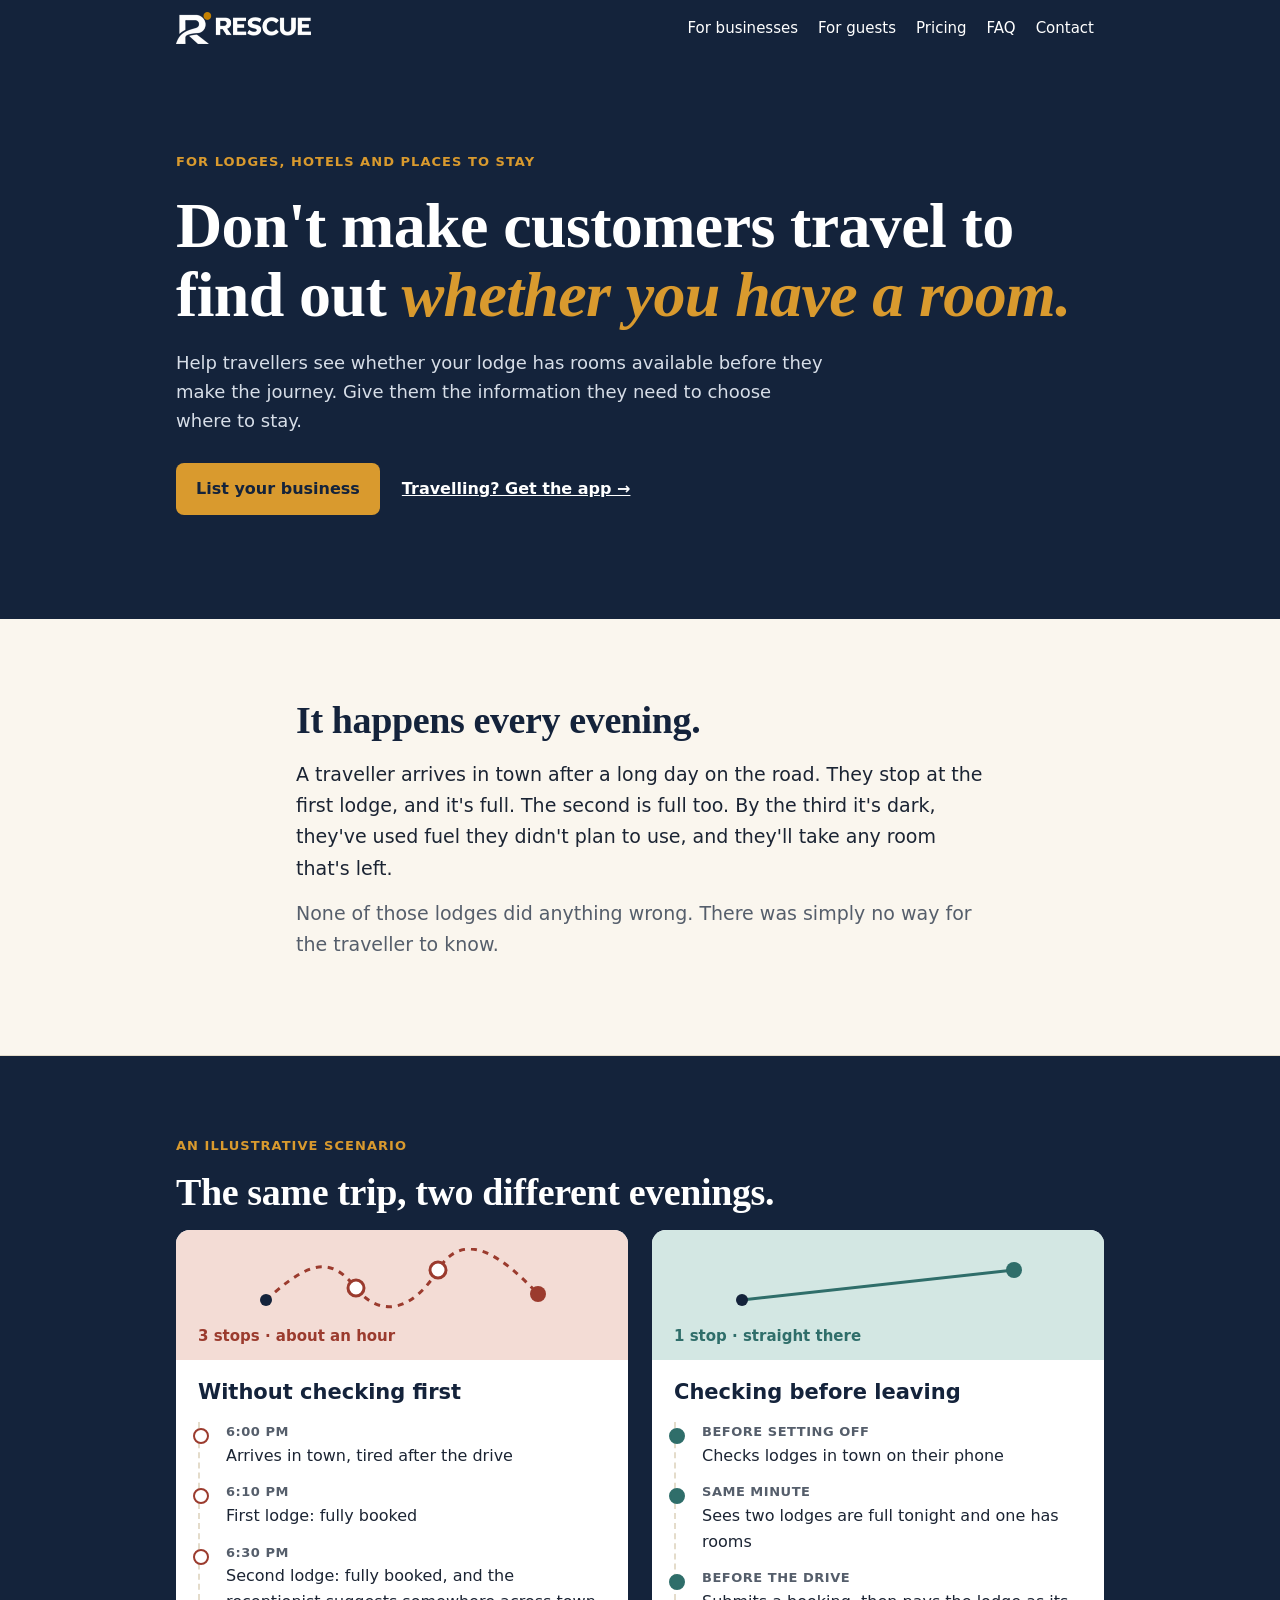
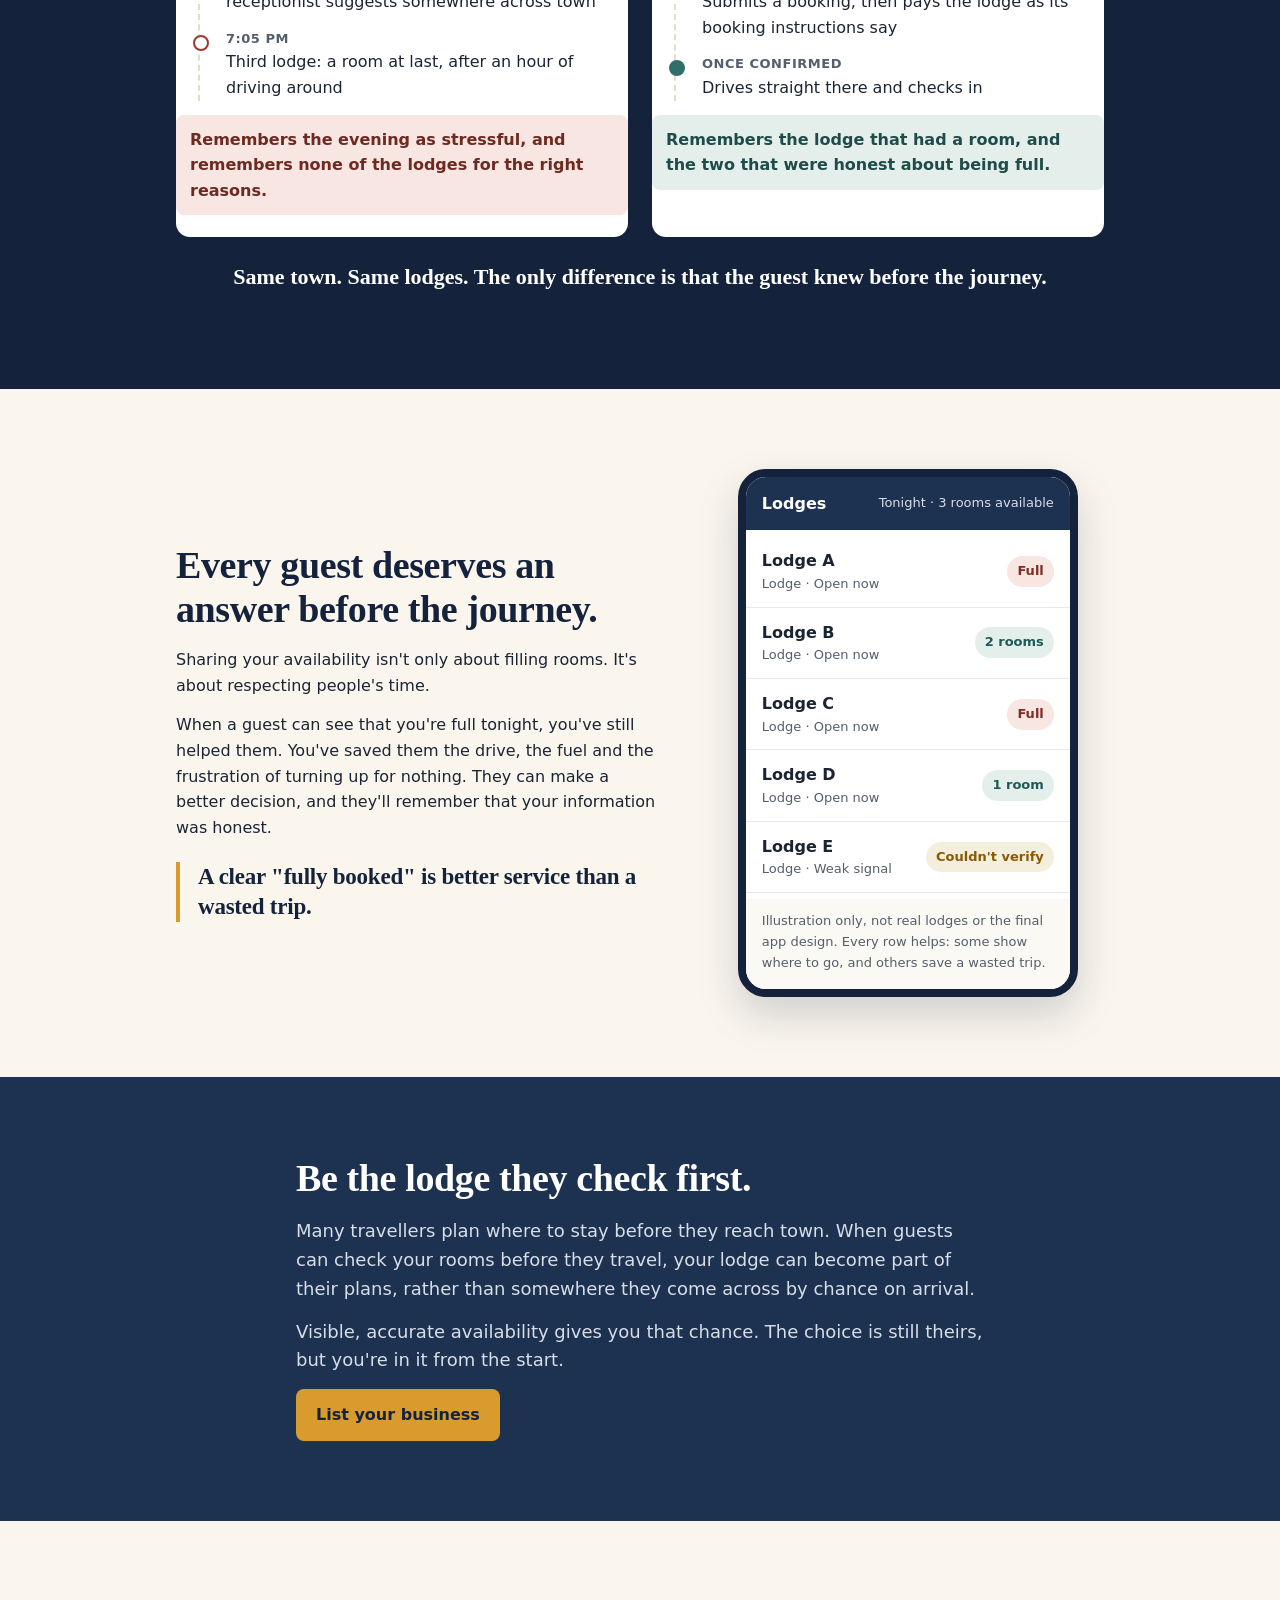
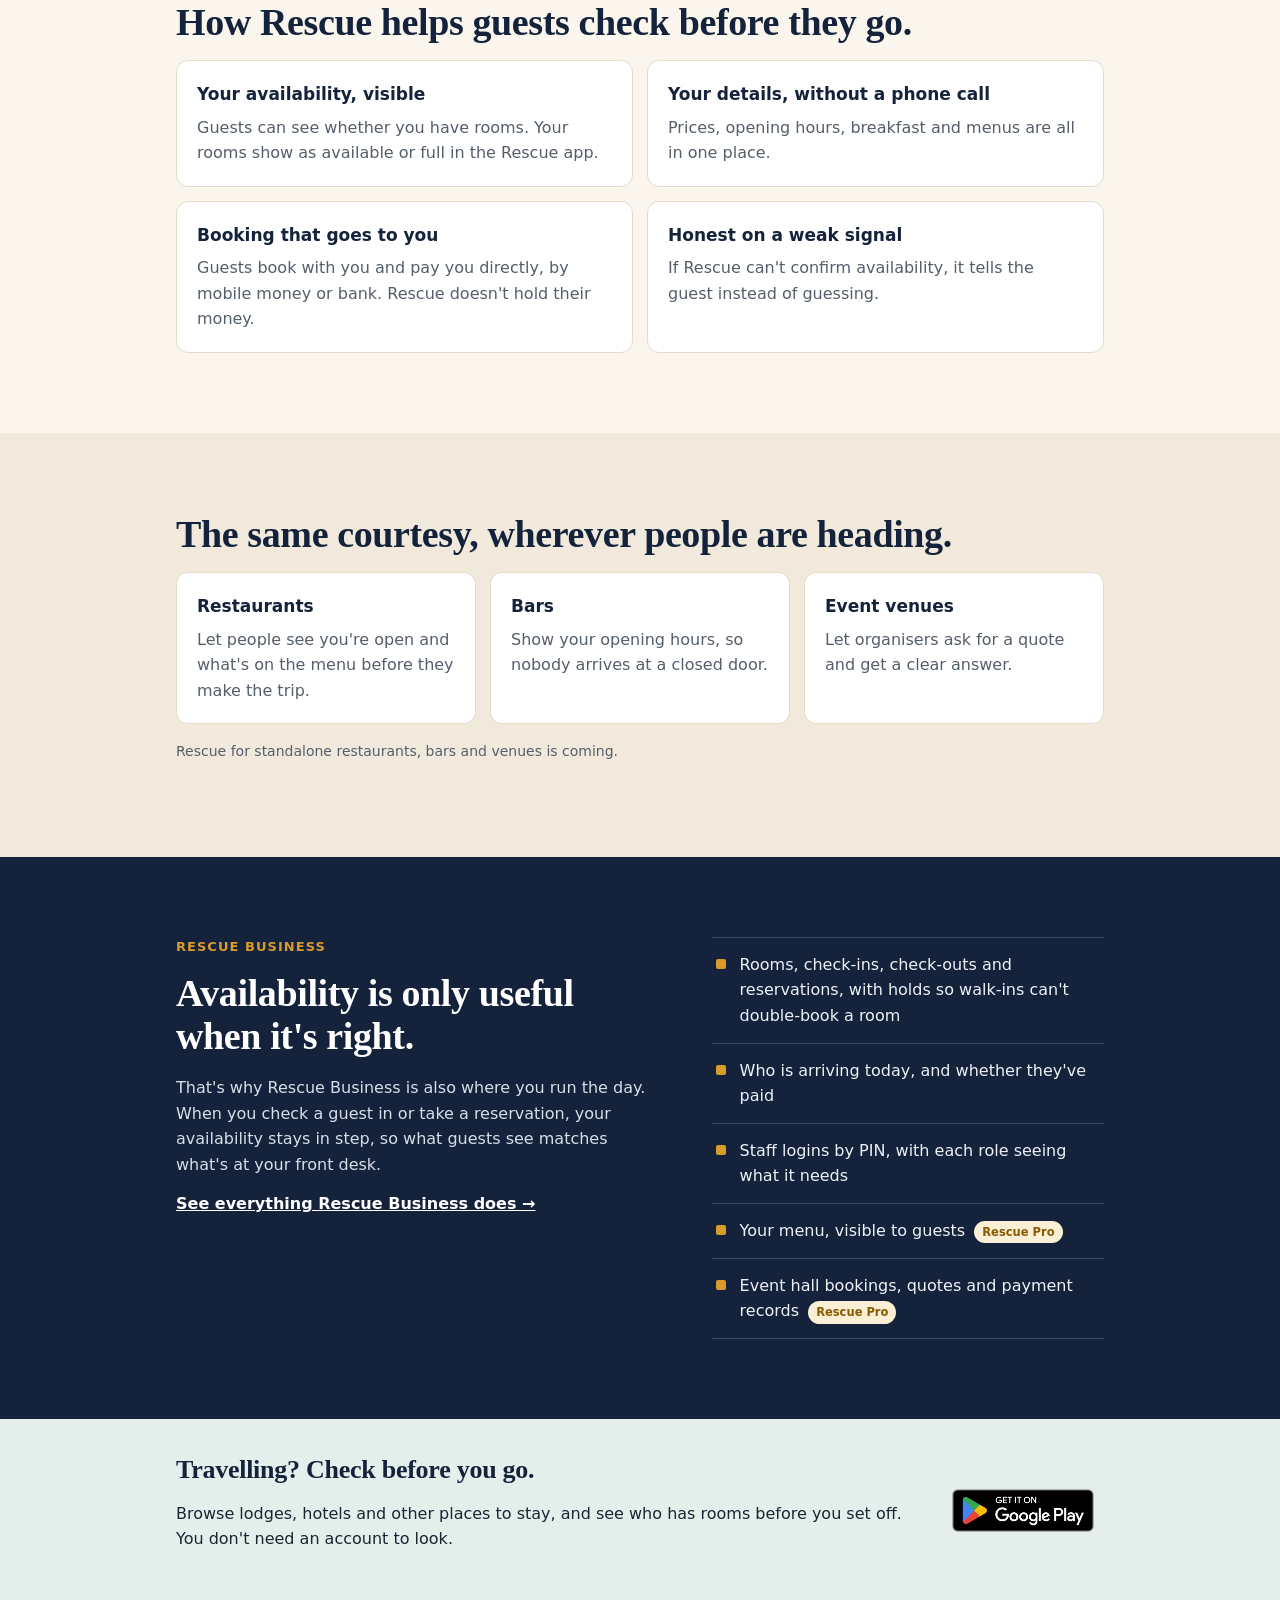
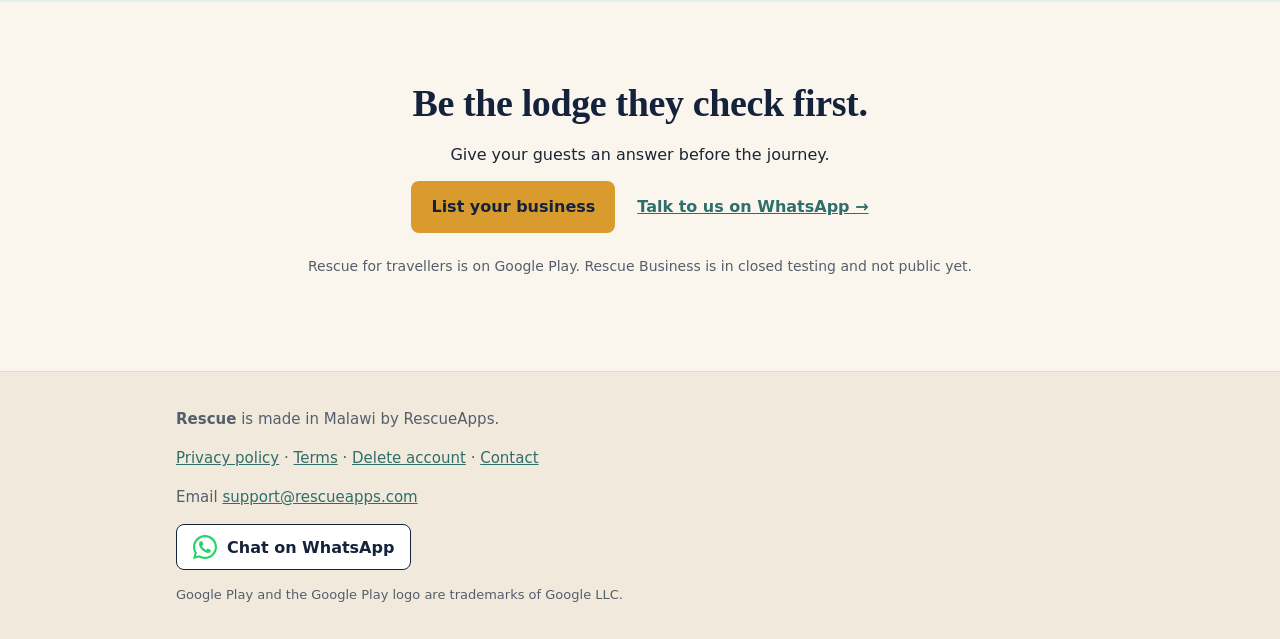
<file: index.html>
<!doctype html>
<html lang="en">
<head>
<meta charset="utf-8">
<meta name="viewport" content="width=device-width, initial-scale=1">
<title>Rescue – Every guest deserves an answer before the journey</title>
<meta name="description" content="Rescue helps lodges, hotels and places to stay show their availability before guests travel. Be the lodge they check first.">
<link rel="canonical" href="https://rescueapps.com/">
<meta name="theme-color" content="#14233B">
<meta property="og:type" content="website">
<meta property="og:site_name" content="Rescue">
<meta property="og:title" content="Rescue – Every guest deserves an answer before the journey">
<meta property="og:description" content="Rescue helps lodges, hotels and places to stay show their availability before guests travel. Be the lodge they check first.">
<meta property="og:url" content="https://rescueapps.com/">
<meta property="og:image" content="https://rescueapps.com/assets/og.png">
<link rel="icon" href="/assets/favicon.png" type="image/png" sizes="64x64">
<link rel="apple-touch-icon" href="/assets/apple-touch-icon.png">
<link rel="stylesheet" href="/assets/site.css">
<link rel="stylesheet" href="/assets/home.css">
<script type="application/ld+json">{"@context":"https://schema.org","@type":"Organization","name":"RescueApps","url":"https://rescueapps.com","email":"support@rescueapps.com","logo":"https://rescueapps.com/assets/logo.png","areaServed":["MW","ZM","ZW","MZ","TZ","UG","RW","BW"],"contactPoint":{"@type":"ContactPoint","contactType":"customer support","email":"support@rescueapps.com","telephone":"+265995197544","areaServed":["MW","ZM","ZW","MZ","TZ","UG","RW","BW"]}}</script><script type="application/ld+json">{"@context":"https://schema.org","@type":"SoftwareApplication","name":"Rescue","operatingSystem":"Android","applicationCategory":"TravelApplication","description":"Find places to stay, see live room availability and book before you travel.","offers":{"@type":"Offer","price":"0","priceCurrency":"MWK"},"publisher":{"@type":"Organization","name":"RescueApps"}}</script><script type="application/ld+json">{"@context":"https://schema.org","@type":"SoftwareApplication","name":"Rescue Business","operatingSystem":"Android","applicationCategory":"BusinessApplication","description":"Run rooms, reservations and front desk for lodges, hotels and other places to stay. Pro adds menus and event halls.","offers":[{"@type":"Offer","name":"Rescue Standard (Malawi)","price":"80000","priceCurrency":"MWK"},{"@type":"Offer","name":"Rescue Pro (Malawi)","price":"160000","priceCurrency":"MWK"},{"@type":"Offer","name":"Rescue Standard (outside Malawi)","price":"35","priceCurrency":"USD"},{"@type":"Offer","name":"Rescue Pro (outside Malawi)","price":"60","priceCurrency":"USD"}],"publisher":{"@type":"Organization","name":"RescueApps"}}</script>
</head>
<body>
<a class="skip" href="#main">Skip to content</a>
<header class="top"><div class="wrap bar">
<a class="brand" href="/"><img src="/assets/logo-header.webp" width="135" height="32" alt="Rescue – Know before you go"></a>
<nav class="dnav" aria-label="Main"><a href="/businesses/">For businesses</a><a href="/guests/">For guests</a><a href="/pricing/">Pricing</a><a href="/faq/">FAQ</a><a href="/contact/">Contact</a></nav><details class="menu"><summary>Menu</summary><nav aria-label="Main menu"><a href="/businesses/">For businesses</a><a href="/guests/">For guests</a><a href="/pricing/">Pricing</a><a href="/faq/">FAQ</a><a href="/contact/">Contact</a></nav></details>
</div></header>
<main id="main">
<section class="x-hero"><div class="wrap">
<p class="x-eyebrow">For lodges, hotels and places to stay</p>
<h1>Don't make customers travel to find out <em>whether you have a room.</em></h1>
<p class="x-lead">Help travellers see whether your lodge has rooms available before they make the journey. Give them the information they need to choose where to stay.</p>
<div class="x-ctas"><a class="xb" href="https://wa.me/265995197544?text=Hi%20Rescue%2C%20I%27d%20like%20to%20list%20my%20business.">List your business</a><a class="xl light" href="#travellers">Travelling? Get the app →</a></div>
</div></section>

<section class="x-scene"><div class="wrap narrow">
<h2>It happens every evening.</h2>
<p>A traveller arrives in town after a long day on the road. They stop at the first lodge, and it's full. The second is full too. By the third it's dark, they've used fuel they didn't plan to use, and they'll take any room that's left.</p>
<p class="x-soft">None of those lodges did anything wrong. There was simply no way for the traveller to know.</p>
</div></section>

<section class="x-compare"><div class="wrap">
<p class="x-label">An illustrative scenario</p>
<h2>The same trip, two different evenings.</h2>
<div class="x-cols">
<div class="x-col bad"><div class="x-route" aria-hidden="true"><svg viewBox="0 0 300 70"><path d="M14 52 C60 10 80 10 104 40 S160 64 186 22 S250 8 286 46" fill="none" stroke="currentColor" stroke-width="3" stroke-dasharray="6 6"/><circle cx="104" cy="40" r="8" class="pf"/><circle cx="186" cy="22" r="8" class="pf"/><circle cx="286" cy="46" r="8" class="po"/><circle cx="14" cy="52" r="6" class="ps"/></svg><span>3 stops · about an hour</span></div><h3>Without checking first</h3><ol>
<li><b>6:00 pm</b>Arrives in town, tired after the drive</li>
<li><b>6:10 pm</b>First lodge: fully booked</li>
<li><b>6:30 pm</b>Second lodge: fully booked, and the receptionist suggests somewhere across town</li>
<li><b>7:05 pm</b>Third lodge: a room at last, after an hour of driving around</li></ol>
<p class="x-out">Remembers the evening as stressful, and remembers none of the lodges for the right reasons.</p></div>
<div class="x-col good"><div class="x-route" aria-hidden="true"><svg viewBox="0 0 300 70"><path d="M14 52 L286 22" fill="none" stroke="currentColor" stroke-width="3"/><circle cx="286" cy="22" r="8" class="po"/><circle cx="14" cy="52" r="6" class="ps"/></svg><span>1 stop · straight there</span></div><h3>Checking before leaving</h3><ol>
<li><b>Before setting off</b>Checks lodges in town on their phone</li>
<li><b>Same minute</b>Sees two lodges are full tonight and one has rooms</li>
<li><b>Before the drive</b>Submits a booking, then pays the lodge as its booking instructions say</li>
<li><b>Once confirmed</b>Drives straight there and checks in</li></ol>
<p class="x-out">Remembers the lodge that had a room, and the two that were honest about being full.</p></div>
</div>
<p class="x-close">Same town. Same lodges. The only difference is that the guest knew before the journey.</p>
</div></section>

<section class="x-belief"><div class="wrap x-split">
<div>
<h2>Every guest deserves an answer before the journey.</h2>
<p>Sharing your availability isn't only about filling rooms. It's about respecting people's time.</p>
<p>When a guest can see that you're full tonight, you've still helped them. You've saved them the drive, the fuel and the frustration of turning up for nothing. They can make a better decision, and they'll remember that your information was honest.</p>
<blockquote>A clear "fully booked" is better service than a wasted trip.</blockquote>
</div>
<figure class="x-phone" aria-label="Illustration of a lodge availability list in the Rescue app">
<div class="ph-bar"><span>Lodges</span><span class="ph-date">Tonight · 3 rooms available</span></div>
<ul>
<li><div><b>Lodge A</b><small>Lodge · Open now</small></div><span class="chip full">Full</span></li>
<li><div><b>Lodge B</b><small>Lodge · Open now</small></div><span class="chip ok">2 rooms</span></li>
<li><div><b>Lodge C</b><small>Lodge · Open now</small></div><span class="chip full">Full</span></li>
<li><div><b>Lodge D</b><small>Lodge · Open now</small></div><span class="chip ok">1 room</span></li>
<li><div><b>Lodge E</b><small>Lodge · Weak signal</small></div><span class="chip chk">Couldn't verify</span></li>
</ul>
<figcaption>Illustration only, not real lodges or the final app design. Every row helps: some show where to go, and others save a wasted trip.</figcaption>
</figure>
</div></section>

<section class="x-opp"><div class="wrap narrow">
<h2>Be the lodge they check first.</h2>
<p>Many travellers plan where to stay before they reach town. When guests can check your rooms before they travel, your lodge can become part of their plans, rather than somewhere they come across by chance on arrival.</p>
<p>Visible, accurate availability gives you that chance. The choice is still theirs, but you're in it from the start.</p>
<a class="xb" href="https://wa.me/265995197544?text=Hi%20Rescue%2C%20I%27d%20like%20to%20list%20my%20business.">List your business</a>
</div></section>

<section class="x-how"><div class="wrap">
<h2>How Rescue helps guests check before they go.</h2>
<div class="x-grid">
<div><h3>Your availability, visible</h3><p>Guests can see whether you have rooms. Your rooms show as available or full in the Rescue app.</p></div>
<div><h3>Your details, without a phone call</h3><p>Prices, opening hours, breakfast and menus are all in one place.</p></div>
<div><h3>Booking that goes to you</h3><p>Guests book with you and pay you directly, by mobile money or bank. Rescue doesn't hold their money.</p></div>
<div><h3>Honest on a weak signal</h3><p>If Rescue can't confirm availability, it tells the guest instead of guessing.</p></div>
</div></div></section>

<section class="x-beyond"><div class="wrap">
<h2>The same courtesy, wherever people are heading.</h2>
<div class="x-grid three">
<div><h3>Restaurants</h3><p>Let people see you're open and what's on the menu before they make the trip.</p></div>
<div><h3>Bars</h3><p>Show your opening hours, so nobody arrives at a closed door.</p></div>
<div><h3>Event venues</h3><p>Let organisers ask for a quote and get a clear answer.</p></div>
</div>
<p class="x-note">Rescue for standalone restaurants, bars and venues is coming.</p>
</div></section>

<section class="x-biz"><div class="wrap x-split">
<div>
<p class="x-label light">Rescue Business</p>
<h2>Availability is only useful when it's right.</h2>
<p>That's why Rescue Business is also where you run the day. When you check a guest in or take a reservation, your availability stays in step, so what guests see matches what's at your front desk.</p>
<a class="xl light" href="/businesses/">See everything Rescue Business does →</a>
</div>
<ul class="x-list">
<li>Rooms, check-ins, check-outs and reservations, with holds so walk-ins can't double-book a room</li>
<li>Who is arriving today, and whether they've paid</li>
<li>Staff logins by PIN, with each role seeing what it needs</li>
<li>Your menu, visible to guests <span class="pro-tag">Rescue Pro</span></li>
<li>Event hall bookings, quotes and payment records <span class="pro-tag">Rescue Pro</span></li>
</ul>
</div></section>

<section class="x-trav" id="travellers"><div class="wrap x-row">
<div><h2>Travelling? Check before you go.</h2>
<p>Browse lodges, hotels and other places to stay, and see who has rooms before you set off. You don't need an account to look.</p></div>
<a class="gp" href="https://play.google.com/store/apps/details?id=com.rescue.app"><img src="/assets/google-play-badge.png" width="162" height="63" alt="Get it on Google Play"></a>
</div></section>

<section class="x-end"><div class="wrap narrow">
<h2>Be the lodge they check first.</h2>
<p>Give your guests an answer before the journey.</p>
<div class="x-ctas"><a class="xb" href="https://wa.me/265995197544?text=Hi%20Rescue%2C%20I%27d%20like%20to%20list%20my%20business.">List your business</a><a class="xl light" href="https://wa.me/265995197544">Talk to us on WhatsApp →</a></div>
<p class="x-status">Rescue for travellers is on Google Play. Rescue Business is in closed testing and not public yet.</p>
</div></section>
</main>
<footer class="foot"><div class="wrap">
<p><strong>Rescue</strong> is made in Malawi by RescueApps.</p>
<p><a href="/privacy-policy">Privacy policy</a> · <a href="/terms/">Terms</a> · <a href="/delete-account">Delete account</a> · <a href="/contact/">Contact</a></p>
<p>Email <a href="mailto:support@rescueapps.com">support@rescueapps.com</a></p>
<p><a class="wa" href="https://wa.me/265995197544" rel="noopener"><img src="/assets/whatsapp-glyph.svg" alt="" width="24" height="24"><span>Chat on WhatsApp</span></a></p>
<p class="foot-legal">Google Play and the Google Play logo are trademarks of Google LLC.</p>
</div></footer>
</body>
</html>
</file>
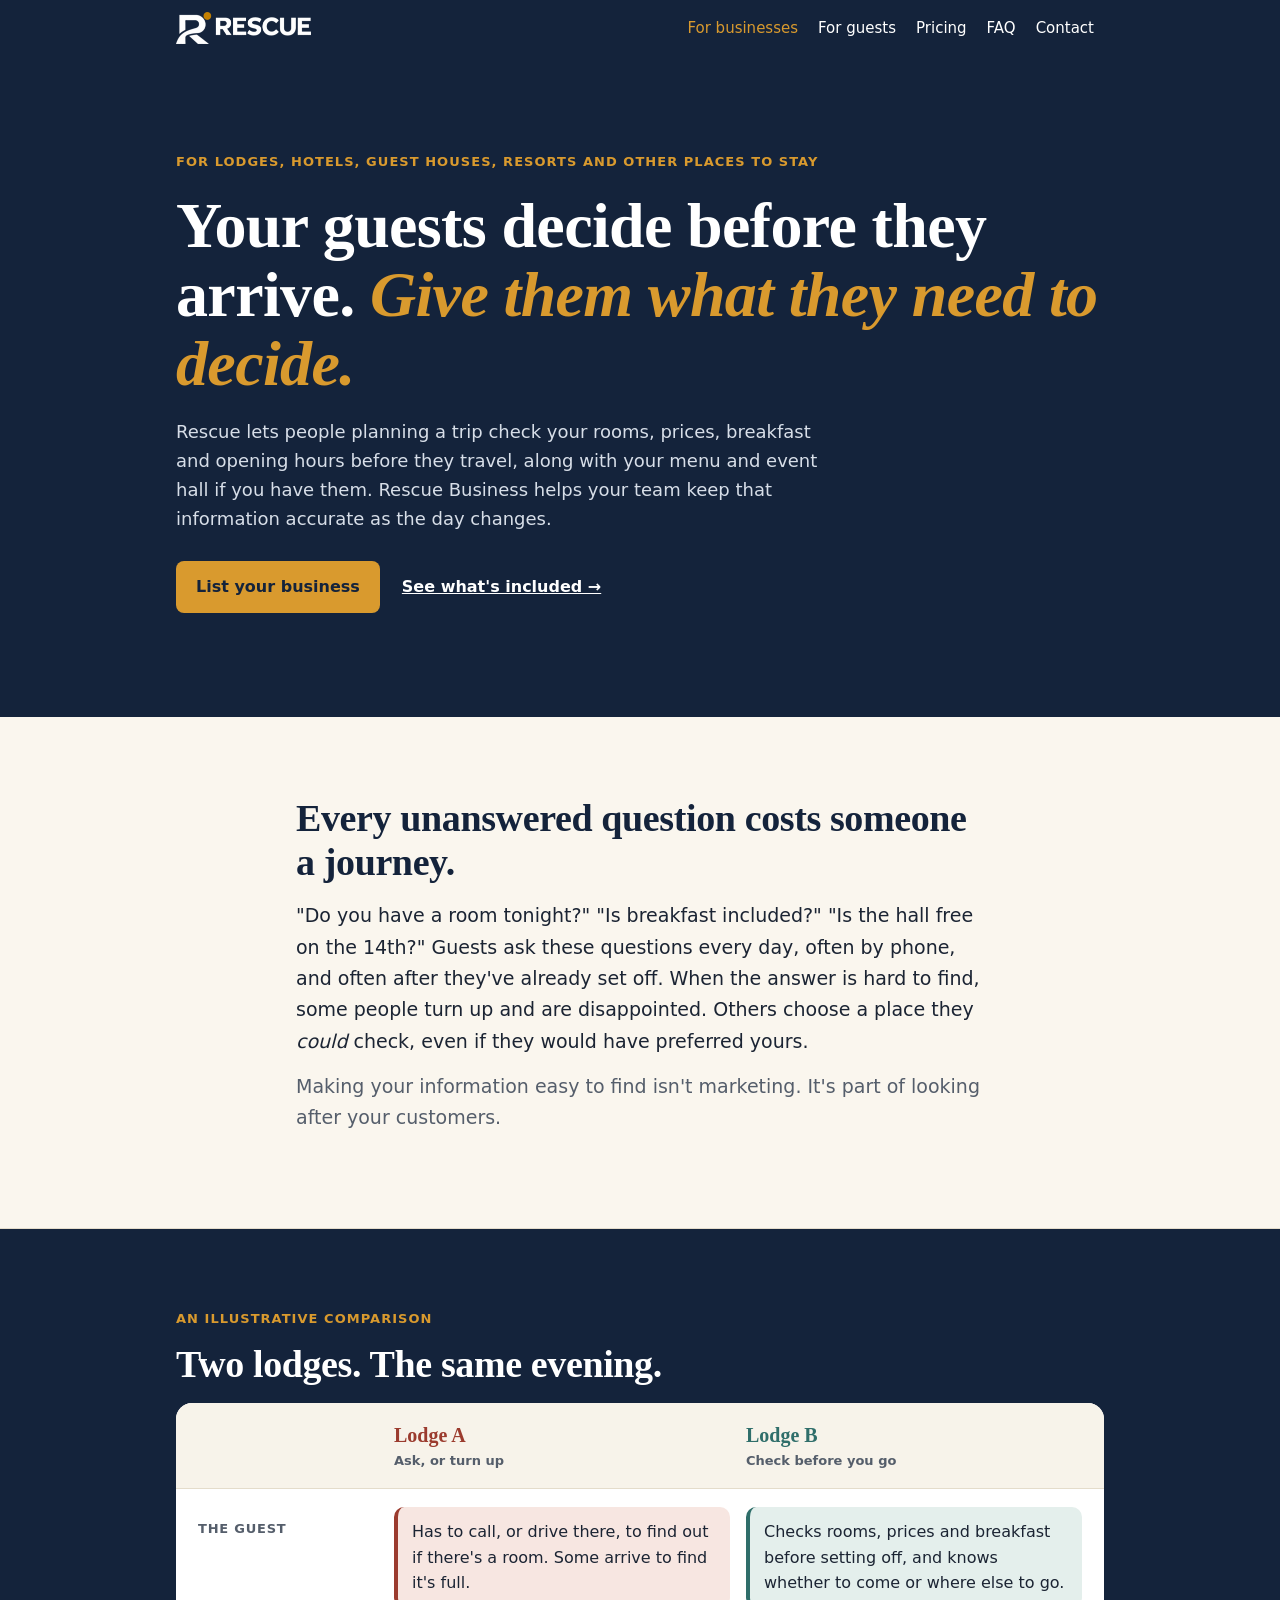
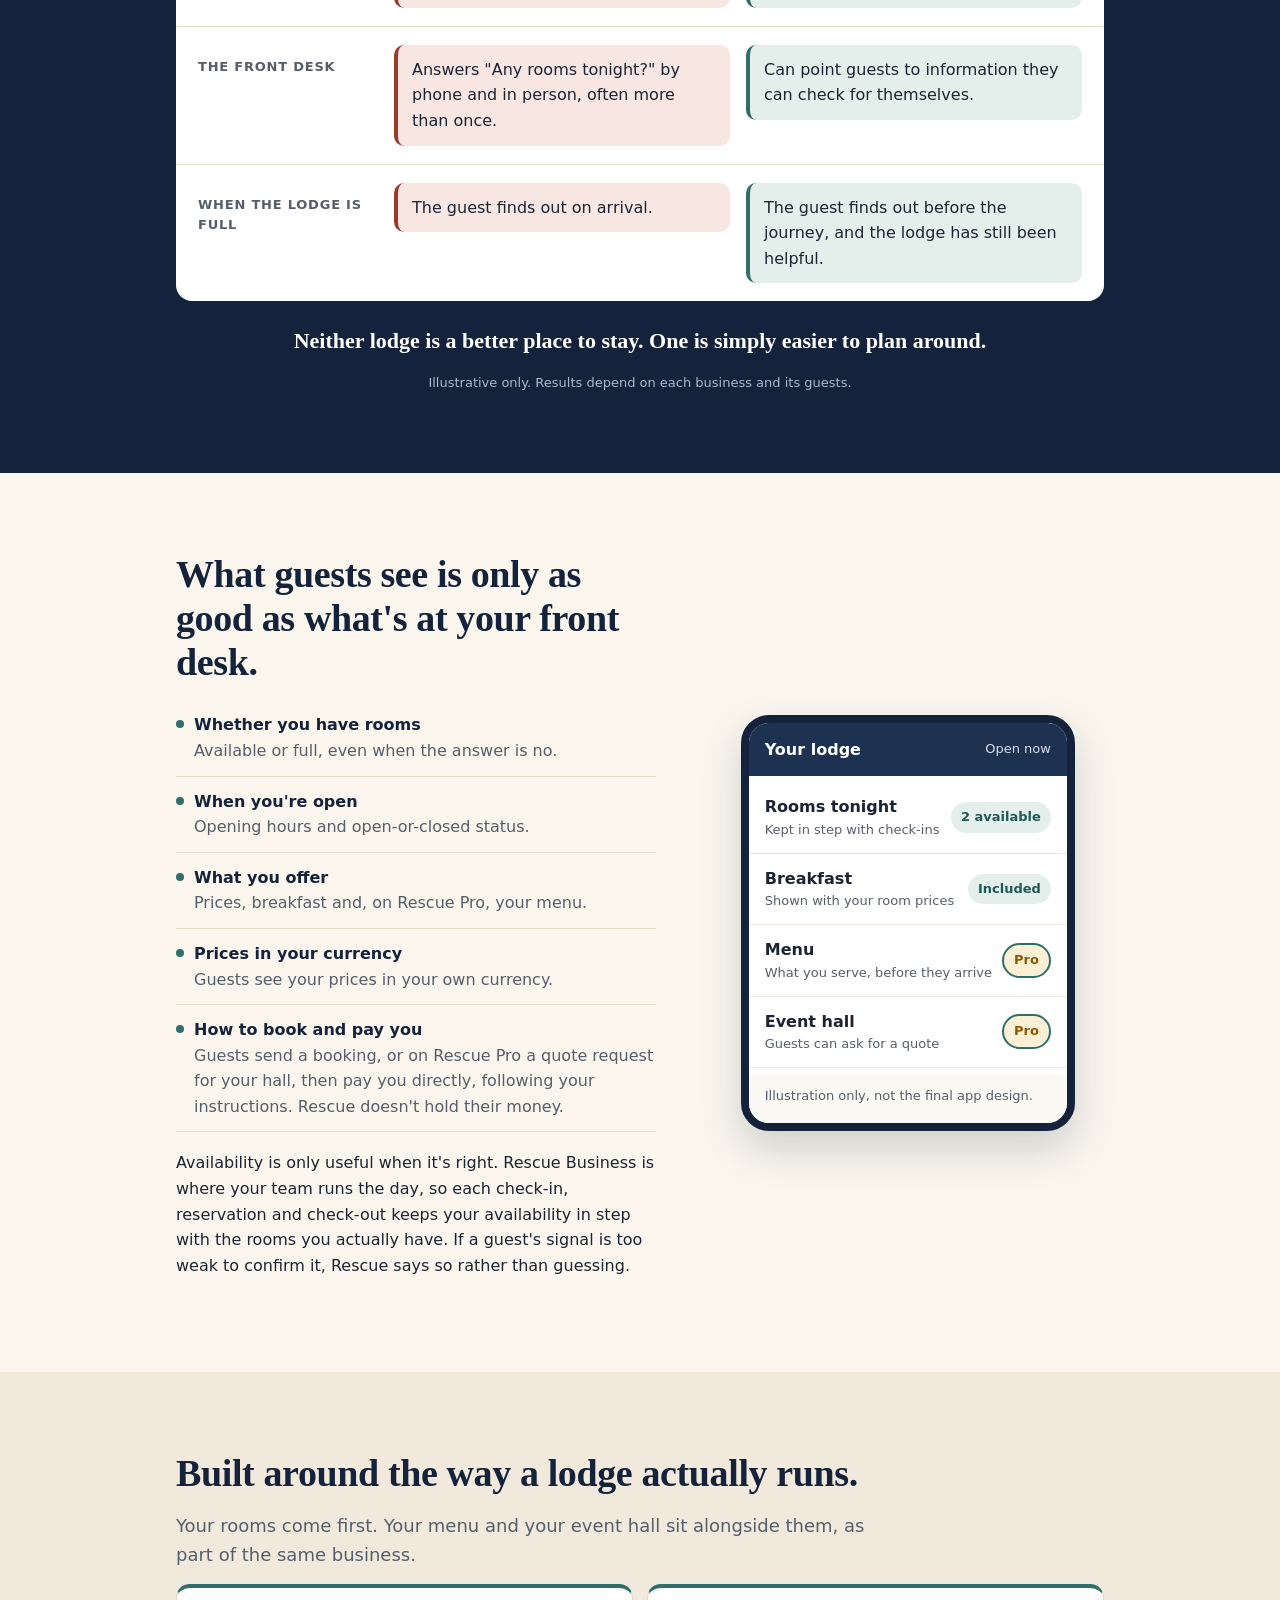
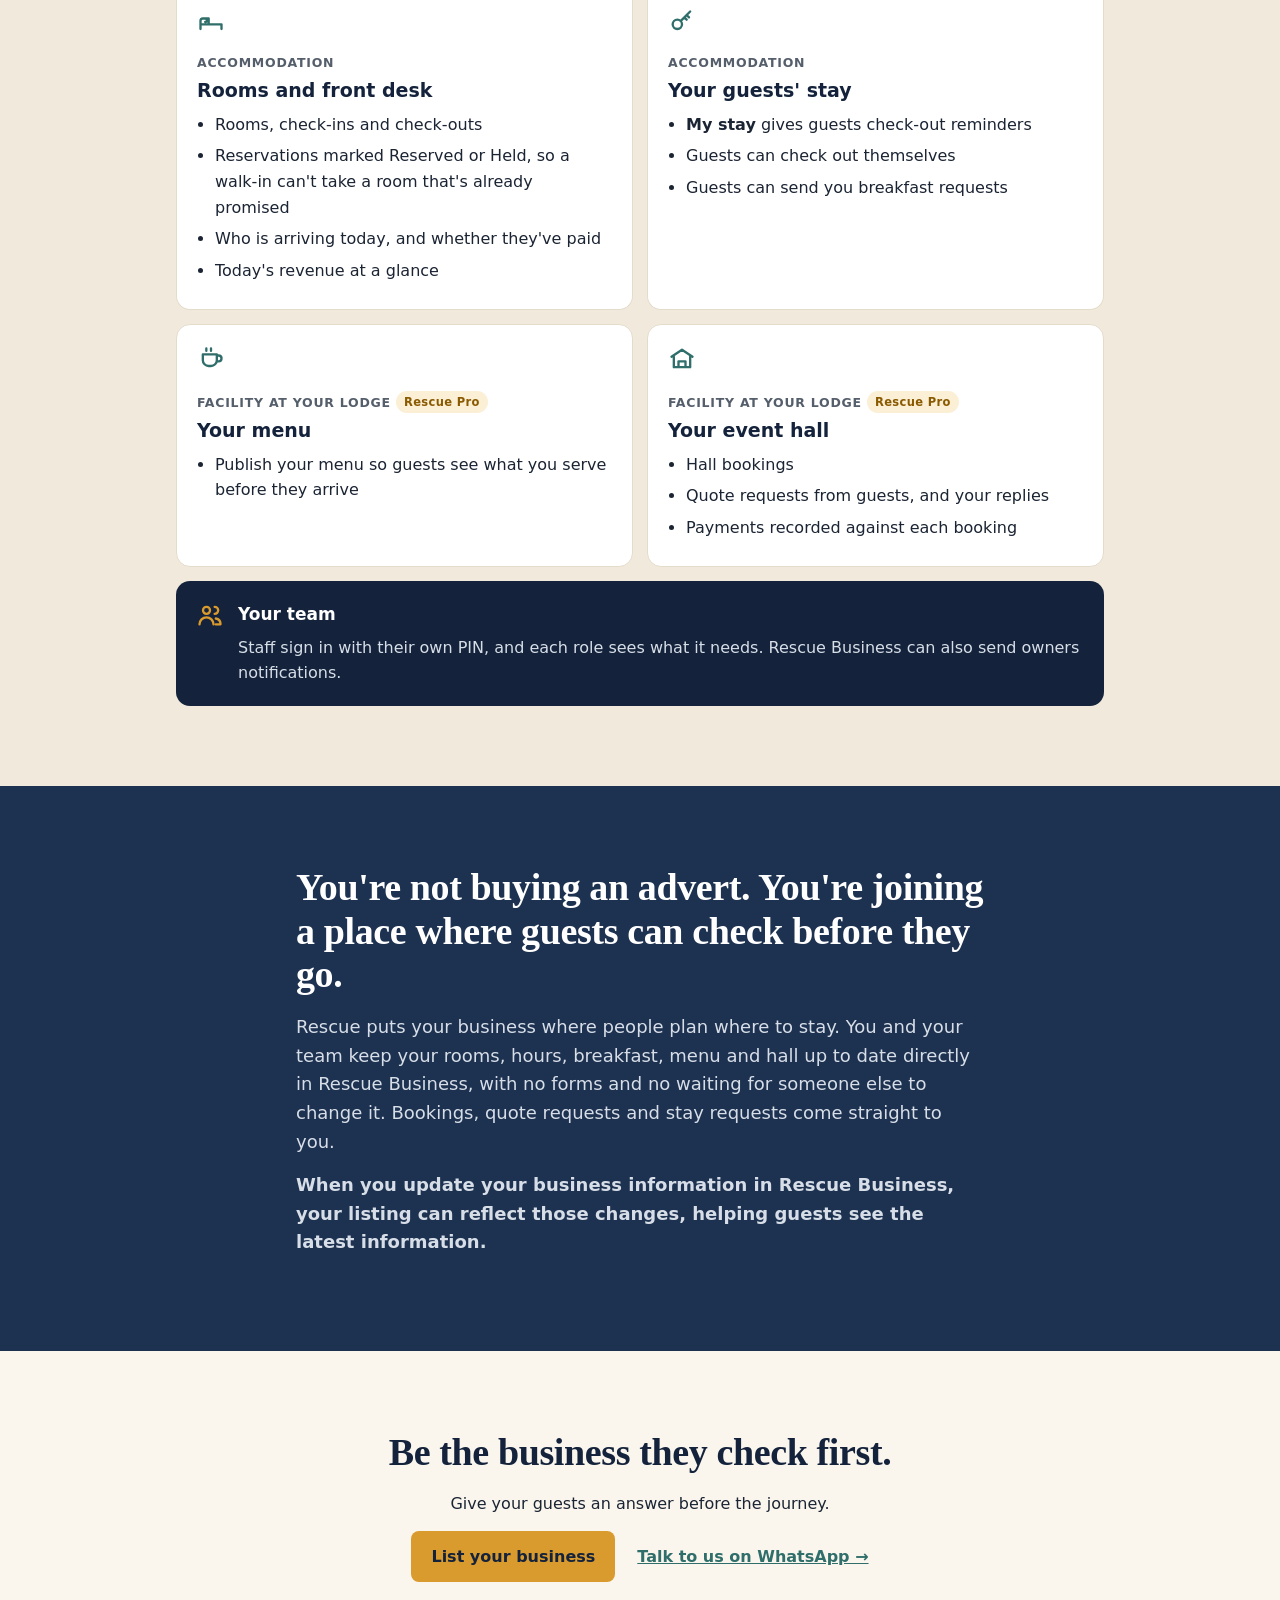
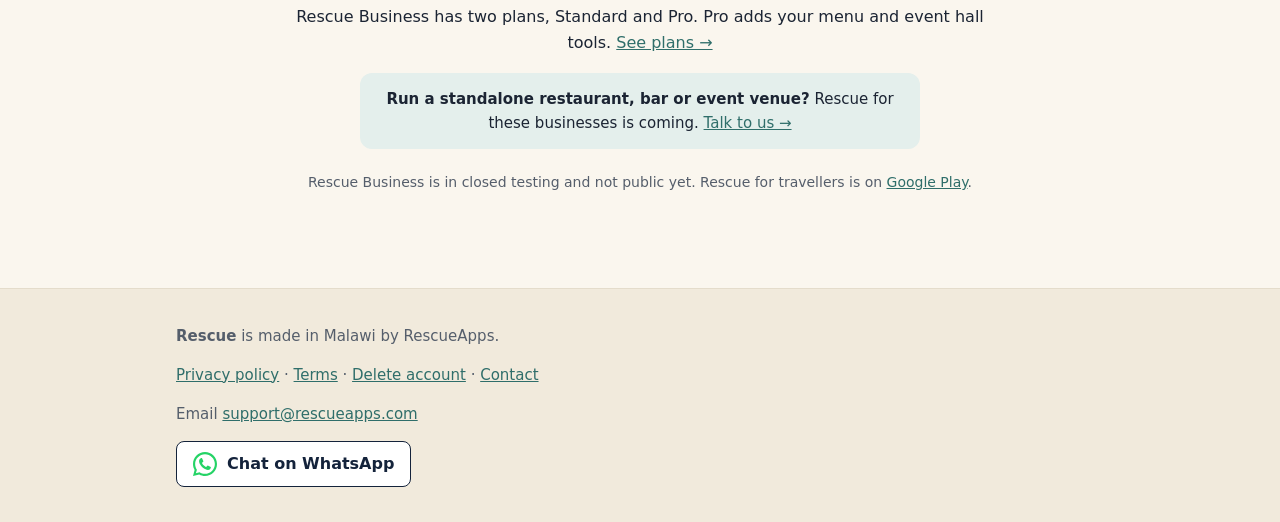
<file: businesses/index.html>
<!doctype html>
<html lang="en">
<head>
<meta charset="utf-8">
<meta name="viewport" content="width=device-width, initial-scale=1">
<title>Rescue Business – For lodges, hotels and places to stay</title>
<meta name="description" content="Let guests check your rooms, prices and breakfast before they travel, and keep it accurate with Rescue Business. For lodges, hotels, guest houses and other places to stay in Southern and East Africa.">
<link rel="canonical" href="https://rescueapps.com/businesses/">
<meta name="theme-color" content="#14233B">
<meta property="og:type" content="website">
<meta property="og:site_name" content="Rescue">
<meta property="og:title" content="Rescue Business – For lodges, hotels and places to stay">
<meta property="og:description" content="Let guests check your rooms, prices and breakfast before they travel, and keep it accurate with Rescue Business. For lodges, hotels, guest houses and other places to stay in Southern and East Africa.">
<meta property="og:url" content="https://rescueapps.com/businesses/">
<meta property="og:image" content="https://rescueapps.com/assets/og.png">
<link rel="icon" href="/assets/favicon.png" type="image/png" sizes="64x64">
<link rel="apple-touch-icon" href="/assets/apple-touch-icon.png">
<link rel="stylesheet" href="/assets/site.css">
<link rel="stylesheet" href="/assets/home.css">
<link rel="stylesheet" href="/assets/biz.css">
<link rel="stylesheet" href="/assets/pages.css">
<script type="application/ld+json">{"@context":"https://schema.org","@type":"SoftwareApplication","name":"Rescue Business","operatingSystem":"Android","applicationCategory":"BusinessApplication","description":"Run rooms, reservations and front desk for lodges, hotels and other places to stay. Pro adds menus and event halls.","offers":[{"@type":"Offer","name":"Rescue Standard (Malawi)","price":"80000","priceCurrency":"MWK"},{"@type":"Offer","name":"Rescue Pro (Malawi)","price":"160000","priceCurrency":"MWK"},{"@type":"Offer","name":"Rescue Standard (outside Malawi)","price":"35","priceCurrency":"USD"},{"@type":"Offer","name":"Rescue Pro (outside Malawi)","price":"60","priceCurrency":"USD"}],"publisher":{"@type":"Organization","name":"RescueApps"}}</script>
</head>
<body>
<a class="skip" href="#main">Skip to content</a>
<header class="top"><div class="wrap bar">
<a class="brand" href="/"><img src="/assets/logo-header.webp" width="135" height="32" alt="Rescue – Know before you go"></a>
<nav class="dnav" aria-label="Main"><a href="/businesses/" aria-current="page">For businesses</a><a href="/guests/">For guests</a><a href="/pricing/">Pricing</a><a href="/faq/">FAQ</a><a href="/contact/">Contact</a></nav><details class="menu"><summary>Menu</summary><nav aria-label="Main menu"><a href="/businesses/" aria-current="page">For businesses</a><a href="/guests/">For guests</a><a href="/pricing/">Pricing</a><a href="/faq/">FAQ</a><a href="/contact/">Contact</a></nav></details>
</div></header>
<main id="main">
<section class="x-hero"><div class="wrap">
<p class="x-eyebrow">For lodges, hotels, guest houses, resorts and other places to stay</p>
<h1>Your guests decide before they arrive. <em>Give them what they need to decide.</em></h1>
<p class="x-lead">Rescue lets people planning a trip check your rooms, prices, breakfast and opening hours before they travel, along with your menu and event hall if you have them. Rescue Business helps your team keep that information accurate as the day changes.</p>
<div class="x-ctas"><a class="xb" href="https://wa.me/265995197544?text=Hi%20Rescue%2C%20I%27d%20like%20to%20list%20my%20business.">List your business</a><a class="xl light" href="#run">See what's included →</a></div>
</div></section>

<section class="x-scene"><div class="wrap narrow">
<h2>Every unanswered question costs someone a journey.</h2>
<p>"Do you have a room tonight?" "Is breakfast included?" "Is the hall free on the 14th?" Guests ask these questions every day, often by phone, and often after they've already set off. When the answer is hard to find, some people turn up and are disappointed. Others choose a place they <em>could</em> check, even if they would have preferred yours.</p>
<p class="x-soft">Making your information easy to find isn't marketing. It's part of looking after your customers.</p>
</div></section>

<section class="x-compare b-two"><div class="wrap">
<p class="x-label">An illustrative comparison</p>
<h2>Two lodges. The same evening.</h2>
<div class="b-grid" role="table" aria-label="Comparison of two lodges">
<div class="b-head" role="row"><span role="columnheader"></span><span role="columnheader" class="bad-h">Lodge A<small>Ask, or turn up</small></span><span role="columnheader" class="good-h">Lodge B<small>Check before you go</small></span></div>
<div class="b-row" role="row"><b role="rowheader">The guest</b><p role="cell" class="bad-c">Has to call, or drive there, to find out if there's a room. Some arrive to find it's full.</p><p role="cell" class="good-c">Checks rooms, prices and breakfast before setting off, and knows whether to come or where else to go.</p></div>
<div class="b-row" role="row"><b role="rowheader">The front desk</b><p role="cell" class="bad-c">Answers "Any rooms tonight?" by phone and in person, often more than once.</p><p role="cell" class="good-c">Can point guests to information they can check for themselves.</p></div>
<div class="b-row" role="row"><b role="rowheader">When the lodge is full</b><p role="cell" class="bad-c">The guest finds out on arrival.</p><p role="cell" class="good-c">The guest finds out before the journey, and the lodge has still been helpful.</p></div>
</div>
<p class="x-close">Neither lodge is a better place to stay. One is simply easier to plan around.</p>
<p class="b-fine">Illustrative only. Results depend on each business and its guests.</p>
</div></section>

<section class="x-belief"><div class="wrap x-split">
<div>
<h2>What guests see is only as good as what's at your front desk.</h2>
<ul class="b-see">
<li><b>Whether you have rooms</b>Available or full, even when the answer is no.</li>
<li><b>When you're open</b>Opening hours and open-or-closed status.</li>
<li><b>What you offer</b>Prices, breakfast and, on Rescue Pro, your menu.</li>
<li><b>Prices in your currency</b>Guests see your prices in your own currency.</li>
<li><b>How to book and pay you</b>Guests send a booking, or on Rescue Pro a quote request for your hall, then pay you directly, following your instructions. Rescue doesn't hold their money.</li>
</ul>
<p>Availability is only useful when it's right. Rescue Business is where your team runs the day, so each check-in, reservation and check-out keeps your availability in step with the rooms you actually have. If a guest's signal is too weak to confirm it, Rescue says so rather than guessing.</p>
</div>
<figure class="x-phone" aria-label="Illustration of a lodge listing in the Rescue app">
<div class="ph-bar"><span>Your lodge</span><span class="ph-date">Open now</span></div>
<ul>
<li><div><b>Rooms tonight</b><small>Kept in step with check-ins</small></div><span class="chip ok">2 available</span></li>
<li><div><b>Breakfast</b><small>Shown with your room prices</small></div><span class="chip ok">Included</span></li>
<li><div><b>Menu</b><small>What you serve, before they arrive</small></div><span class="chip pro">Pro</span></li>
<li><div><b>Event hall</b><small>Guests can ask for a quote</small></div><span class="chip pro">Pro</span></li>
</ul>
<figcaption>Illustration only, not the final app design.</figcaption>
</figure>
</div></section>

<section class="b-run" id="run"><div class="wrap">
<h2>Built around the way a lodge actually runs.</h2>
<p class="b-intro">Your rooms come first. Your menu and your event hall sit alongside them, as part of the same business.</p>
<div class="b-cards">
<article class="b-card core"><svg class="ic" viewBox="0 0 24 24" aria-hidden="true"><path d="M3 18v-7a2 2 0 0 1 2-2h5v5h11v4M3 14h18M7 12a1.5 1.5 0 1 0 0-3"/></svg><p class="b-kind">Accommodation</p><h3>Rooms and front desk</h3><ul>
<li>Rooms, check-ins and check-outs</li>
<li>Reservations marked Reserved or Held, so a walk-in can't take a room that's already promised</li>
<li>Who is arriving today, and whether they've paid</li>
<li>Today's revenue at a glance</li></ul></article>
<article class="b-card core"><svg class="ic" viewBox="0 0 24 24" aria-hidden="true"><circle cx="8" cy="14" r="4"/><path d="m11 11 8-8M16 6l2 2M14 8l2 2"/></svg><p class="b-kind">Accommodation</p><h3>Your guests' stay</h3><ul>
<li><b>My stay</b> gives guests check-out reminders</li>
<li>Guests can check out themselves</li>
<li>Guests can send you breakfast requests</li></ul></article>
<article class="b-card"><svg class="ic" viewBox="0 0 24 24" aria-hidden="true"><path d="M5 8h12v5a5 5 0 0 1-5 5h-2a5 5 0 0 1-5-5zM17 9h1.5a2.5 2.5 0 0 1 0 5H17M8 3v2M12 3v2"/></svg><p class="b-kind">Facility at your lodge <span class="pro-tag">Rescue Pro</span></p><h3>Your menu</h3><ul>
<li>Publish your menu so guests see what you serve before they arrive</li></ul></article>
<article class="b-card"><svg class="ic" viewBox="0 0 24 24" aria-hidden="true"><path d="M3 10 12 4l9 6M5 10v9h14v-9M9 19v-5h6v5"/></svg><p class="b-kind">Facility at your lodge <span class="pro-tag">Rescue Pro</span></p><h3>Your event hall</h3><ul>
<li>Hall bookings</li>
<li>Quote requests from guests, and your replies</li>
<li>Payments recorded against each booking</li></ul></article>
</div>
<div class="b-team"><svg class="ic" viewBox="0 0 24 24" aria-hidden="true"><circle cx="9" cy="8" r="3"/><path d="M3 20a6 6 0 0 1 12 0M16 11a3 3 0 1 0 0-6M17 20h4a5 5 0 0 0-4-5"/></svg><div><h3>Your team</h3><p>Staff sign in with their own PIN, and each role sees what it needs. Rescue Business can also send owners notifications.</p></div></div>
</div></section>

<section class="x-opp"><div class="wrap narrow">
<h2>You're not buying an advert. You're joining a place where guests can check before they go.</h2>
<p>Rescue puts your business where people plan where to stay. You and your team keep your rooms, hours, breakfast, menu and hall up to date directly in Rescue Business, with no forms and no waiting for someone else to change it. Bookings, quote requests and stay requests come straight to you.</p>
<p><strong>When you update your business information in Rescue Business, your listing can reflect those changes, helping guests see the latest information.</strong></p>
</div></section>

<section class="x-end"><div class="wrap narrow">
<h2>Be the business they check first.</h2>
<p>Give your guests an answer before the journey.</p>
<div class="x-ctas"><a class="xb" href="https://wa.me/265995197544?text=Hi%20Rescue%2C%20I%27d%20like%20to%20list%20my%20business.">List your business</a><a class="xl light" href="https://wa.me/265995197544">Talk to us on WhatsApp →</a></div>
<p class="b-plans">Rescue Business has two plans, Standard and Pro. Pro adds your menu and event hall tools. <a href="/pricing/">See plans →</a></p>
<p class="b-future"><strong>Run a standalone restaurant, bar or event venue?</strong> Rescue for these businesses is coming. <a href="https://wa.me/265995197544">Talk to us →</a></p>
<p class="x-status">Rescue Business is in closed testing and not public yet. Rescue for travellers is on <a href="https://play.google.com/store/apps/details?id=com.rescue.app">Google Play</a>.</p>
</div></section>
</main>
<footer class="foot"><div class="wrap">
<p><strong>Rescue</strong> is made in Malawi by RescueApps.</p>
<p><a href="/privacy-policy">Privacy policy</a> · <a href="/terms/">Terms</a> · <a href="/delete-account">Delete account</a> · <a href="/contact/">Contact</a></p>
<p>Email <a href="mailto:support@rescueapps.com">support@rescueapps.com</a></p>
<p><a class="wa" href="https://wa.me/265995197544" rel="noopener"><img src="/assets/whatsapp-glyph.svg" alt="" width="24" height="24"><span>Chat on WhatsApp</span></a></p>
</div></footer>
</body>
</html>
</file>
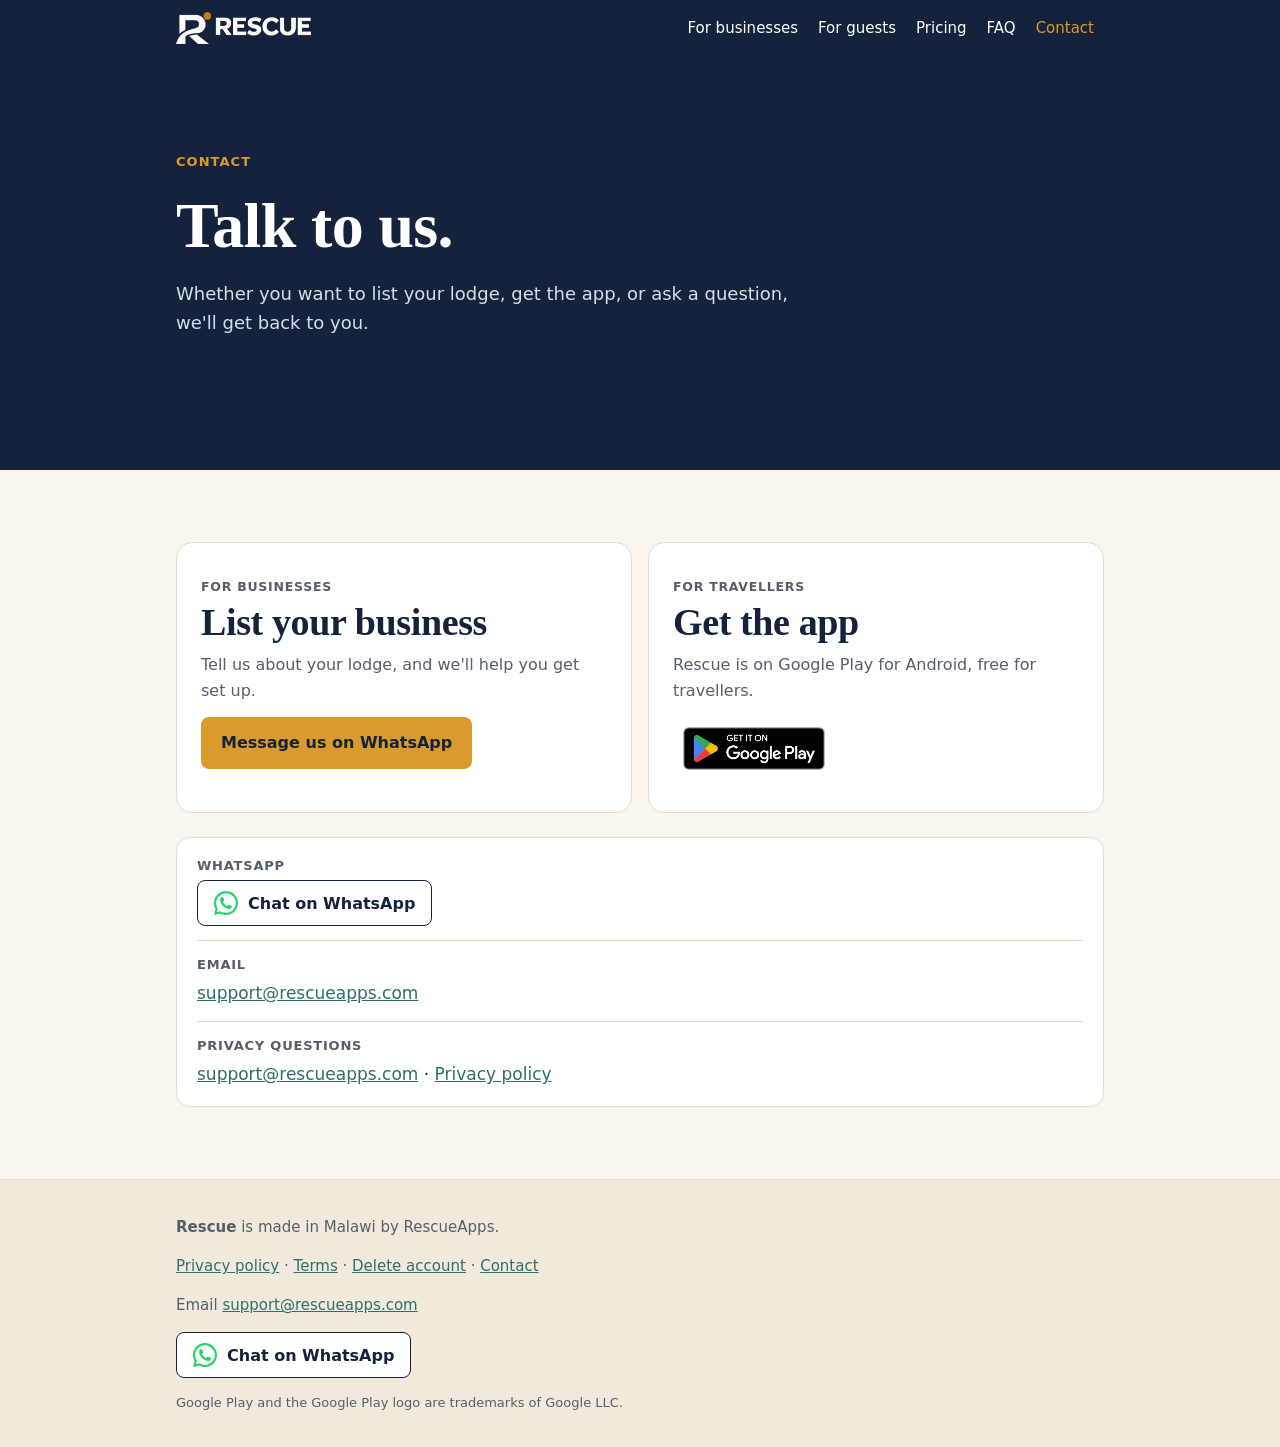
<file: contact/index.html>
<!doctype html>
<html lang="en">
<head>
<meta charset="utf-8">
<meta name="viewport" content="width=device-width, initial-scale=1">
<title>Contact Rescue</title>
<meta name="description" content="Talk to the Rescue team on WhatsApp or by email: list your business, get the app, or ask a question.">
<link rel="canonical" href="https://rescueapps.com/contact/">
<meta name="theme-color" content="#14233B">
<meta property="og:type" content="website">
<meta property="og:site_name" content="Rescue">
<meta property="og:title" content="Contact Rescue">
<meta property="og:description" content="Talk to the Rescue team on WhatsApp or by email: list your business, get the app, or ask a question.">
<meta property="og:url" content="https://rescueapps.com/contact/">
<meta property="og:image" content="https://rescueapps.com/assets/og.png">
<link rel="icon" href="/assets/favicon.png" type="image/png" sizes="64x64">
<link rel="apple-touch-icon" href="/assets/apple-touch-icon.png">
<link rel="stylesheet" href="/assets/site.css">
<link rel="stylesheet" href="/assets/home.css">
<link rel="stylesheet" href="/assets/biz.css">
<link rel="stylesheet" href="/assets/pages.css">
<script type="application/ld+json">{"@context":"https://schema.org","@type":"Organization","name":"RescueApps","url":"https://rescueapps.com","email":"support@rescueapps.com","logo":"https://rescueapps.com/assets/logo.png","areaServed":["MW","ZM","ZW","MZ","TZ","UG","RW","BW"],"contactPoint":{"@type":"ContactPoint","contactType":"customer support","email":"support@rescueapps.com","telephone":"+265995197544","areaServed":["MW","ZM","ZW","MZ","TZ","UG","RW","BW"]}}</script>
</head>
<body>
<a class="skip" href="#main">Skip to content</a>
<header class="top"><div class="wrap bar">
<a class="brand" href="/"><img src="/assets/logo-header.webp" width="135" height="32" alt="Rescue – Know before you go"></a>
<nav class="dnav" aria-label="Main"><a href="/businesses/">For businesses</a><a href="/guests/">For guests</a><a href="/pricing/">Pricing</a><a href="/faq/">FAQ</a><a href="/contact/" aria-current="page">Contact</a></nav><details class="menu"><summary>Menu</summary><nav aria-label="Main menu"><a href="/businesses/">For businesses</a><a href="/guests/">For guests</a><a href="/pricing/">Pricing</a><a href="/faq/">FAQ</a><a href="/contact/" aria-current="page">Contact</a></nav></details>
</div></header>
<main id="main">
<section class="x-hero c-hero"><div class="wrap"><p class="x-eyebrow">Contact</p>
<h1>Talk to us.</h1>
<p class="x-lead">Whether you want to list your lodge, get the app, or ask a question, we'll get back to you.</p></div></section>
<section class="c-wrap"><div class="wrap">
<div class="c-cards">
<article class="c-card"><p class="b-kind">For businesses</p><h2>List your business</h2><p>Tell us about your lodge, and we'll help you get set up.</p><a class="xb" href="https://wa.me/265995197544?text=Hi%20Rescue%2C%20I%27d%20like%20to%20list%20my%20business.">Message us on WhatsApp</a></article>
<article class="c-card"><p class="b-kind">For travellers</p><h2>Get the app</h2><p>Rescue is on Google Play for Android, free for travellers.</p><a class="gp" href="https://play.google.com/store/apps/details?id=com.rescue.app"><img src="/assets/google-play-badge.png" width="162" height="63" alt="Get it on Google Play"></a></article>
</div>
<dl class="c-list">
<div><dt>WhatsApp</dt><dd><a class="wa" href="https://wa.me/265995197544" rel="noopener"><img src="/assets/whatsapp-glyph.svg" alt="" width="24" height="24"><span>Chat on WhatsApp</span></a></dd></div>
<div><dt>Email</dt><dd><a href="mailto:support@rescueapps.com">support@rescueapps.com</a></dd></div>
<div><dt>Privacy questions</dt><dd><a href="mailto:support@rescueapps.com">support@rescueapps.com</a> · <a href="/privacy-policy">Privacy policy</a></dd></div>
</dl>
</div></section>
</main>
<footer class="foot"><div class="wrap">
<p><strong>Rescue</strong> is made in Malawi by RescueApps.</p>
<p><a href="/privacy-policy">Privacy policy</a> · <a href="/terms/">Terms</a> · <a href="/delete-account">Delete account</a> · <a href="/contact/">Contact</a></p>
<p>Email <a href="mailto:support@rescueapps.com">support@rescueapps.com</a></p>
<p><a class="wa" href="https://wa.me/265995197544" rel="noopener"><img src="/assets/whatsapp-glyph.svg" alt="" width="24" height="24"><span>Chat on WhatsApp</span></a></p>
<p class="foot-legal">Google Play and the Google Play logo are trademarks of Google LLC.</p>
</div></footer>
</body>
</html>
</file>
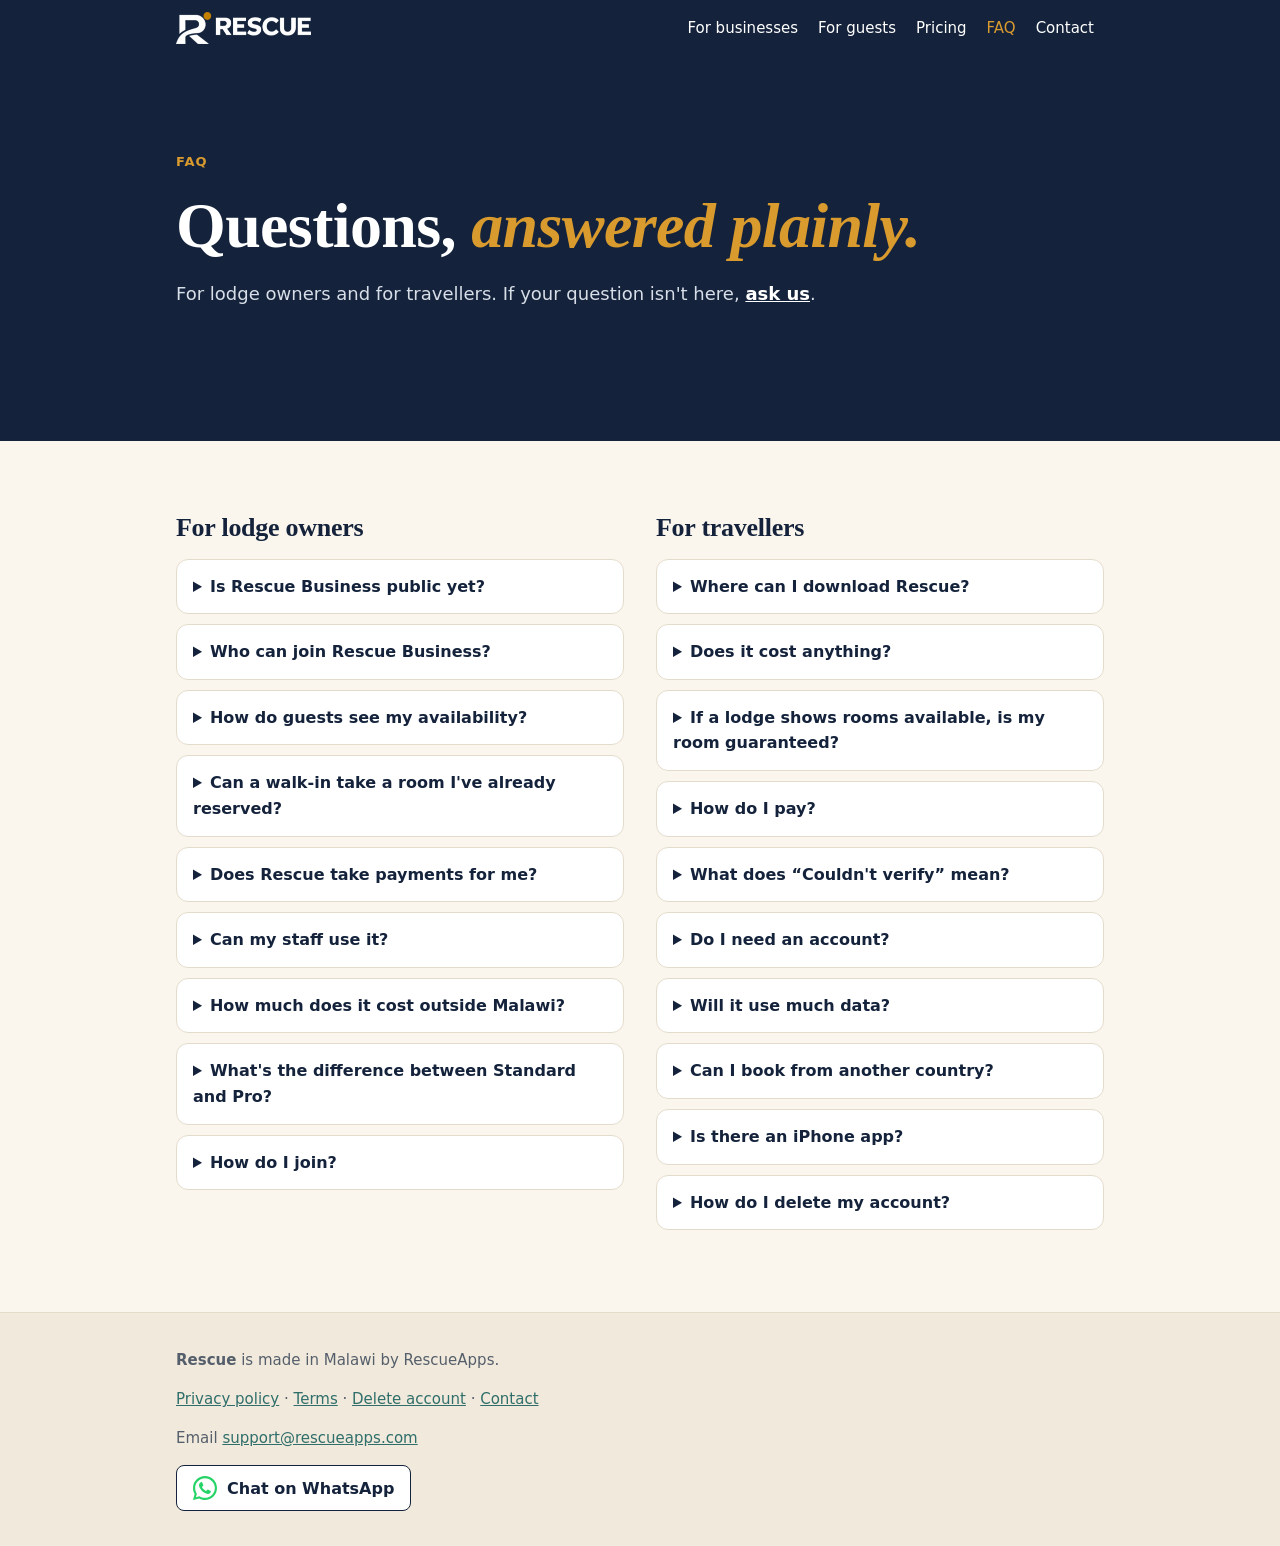
<file: faq/index.html>
<!doctype html>
<html lang="en">
<head>
<meta charset="utf-8">
<meta name="viewport" content="width=device-width, initial-scale=1">
<title>Rescue FAQ – Questions from lodge owners and travellers</title>
<meta name="description" content="Answers for lodge owners and travellers: availability, reservations, payments, plans and where to download Rescue.">
<link rel="canonical" href="https://rescueapps.com/faq/">
<meta name="theme-color" content="#14233B">
<meta property="og:type" content="website">
<meta property="og:site_name" content="Rescue">
<meta property="og:title" content="Rescue FAQ – Questions from lodge owners and travellers">
<meta property="og:description" content="Answers for lodge owners and travellers: availability, reservations, payments, plans and where to download Rescue.">
<meta property="og:url" content="https://rescueapps.com/faq/">
<meta property="og:image" content="https://rescueapps.com/assets/og.png">
<link rel="icon" href="/assets/favicon.png" type="image/png" sizes="64x64">
<link rel="apple-touch-icon" href="/assets/apple-touch-icon.png">
<link rel="stylesheet" href="/assets/site.css">
<link rel="stylesheet" href="/assets/home.css">
<link rel="stylesheet" href="/assets/biz.css">
<link rel="stylesheet" href="/assets/pages.css">
<script type="application/ld+json">{"@context":"https://schema.org","@type":"FAQPage","mainEntity":[{"@type":"Question","name":"Is Rescue Business public yet?","acceptedAnswer":{"@type":"Answer","text":"Not yet. Rescue Business is in closed testing with the lodges we are setting up. Message us on WhatsApp to list your business."}},{"@type":"Question","name":"Who can join Rescue Business?","acceptedAnswer":{"@type":"Answer","text":"Places to stay in Malawi, Zambia, Zimbabwe, Mozambique, Tanzania, Uganda, Rwanda and Botswana: lodges, hotels, guest houses, resorts, motels, apartments, camping sites and game reserves. Rescue for standalone restaurants, bars and event venues is coming."}},{"@type":"Question","name":"How do guests see my availability?","acceptedAnswer":{"@type":"Answer","text":"Your rooms show as available or full in the Rescue app. When you check guests in and out and take reservations in Rescue Business, the availability guests see stays in step with your rooms."}},{"@type":"Question","name":"Can a walk-in take a room I've already reserved?","acceptedAnswer":{"@type":"Answer","text":"Reservations can be marked Reserved or Held, so a room that's already reserved isn't given away at the front desk."}},{"@type":"Question","name":"Does Rescue take payments for me?","acceptedAnswer":{"@type":"Answer","text":"No. Guests pay your business directly, following your instructions, by the methods you offer, such as local mobile money or bank transfer. Rescue doesn't hold guest money."}},{"@type":"Question","name":"Can my staff use it?","acceptedAnswer":{"@type":"Answer","text":"Yes. Staff sign in with their own PIN, and each role sees what it needs."}},{"@type":"Question","name":"How much does it cost outside Malawi?","acceptedAnswer":{"@type":"Answer","text":"Rescue Standard is USD 35 and Rescue Pro is USD 60 per month, paid in US dollars, for properties outside Malawi. Message us to get set up. See Pricing."}},{"@type":"Question","name":"What's the difference between Standard and Pro?","acceptedAnswer":{"@type":"Answer","text":"Both make your rooms visible and help you manage them. Pro adds your menu and event hall bookings, quotes and payment records. See Pricing."}},{"@type":"Question","name":"How do I join?","acceptedAnswer":{"@type":"Answer","text":"Chat with us on WhatsApp (https://wa.me/265995197544) or email support@rescueapps.com."}},{"@type":"Question","name":"Where can I download Rescue?","acceptedAnswer":{"@type":"Answer","text":"Rescue is on Google Play for Android. Get it here: https://play.google.com/store/apps/details?id=com.rescue.app. It is free for travellers."}},{"@type":"Question","name":"Does it cost anything?","acceptedAnswer":{"@type":"Answer","text":"No. The Rescue app is free for travellers."}},{"@type":"Question","name":"If a lodge shows rooms available, is my room guaranteed?","acceptedAnswer":{"@type":"Answer","text":"No. Availability helps you decide where to go. Your booking is confirmed by the lodge, so follow its booking instructions."}},{"@type":"Question","name":"How do I pay?","acceptedAnswer":{"@type":"Answer","text":"You pay the lodge directly, following its payment instructions, by the methods it supports. Rescue doesn't take your money."}},{"@type":"Question","name":"What does \u201cCouldn't verify\u201d mean?","acceptedAnswer":{"@type":"Answer","text":"Rescue couldn't confirm the lodge's availability, usually because of a weak signal. Rescue tells you that rather than guessing."}},{"@type":"Question","name":"Do I need an account?","acceptedAnswer":{"@type":"Answer","text":"You can browse without one. You need a Google sign-in to make a booking."}},{"@type":"Question","name":"Will it use much data?","acceptedAnswer":{"@type":"Answer","text":"No. Rescue is mostly text, with few images."}},{"@type":"Question","name":"Can I book from another country?","acceptedAnswer":{"@type":"Answer","text":"Yes. Choose your country code and enter your own phone number. Rescue remembers it for next time."}},{"@type":"Question","name":"Is there an iPhone app?","acceptedAnswer":{"@type":"Answer","text":"Not yet. Rescue is on Android only for now."}},{"@type":"Question","name":"How do I delete my account?","acceptedAnswer":{"@type":"Answer","text":"See Delete account."}}]}</script>
</head>
<body>
<a class="skip" href="#main">Skip to content</a>
<header class="top"><div class="wrap bar">
<a class="brand" href="/"><img src="/assets/logo-header.webp" width="135" height="32" alt="Rescue – Know before you go"></a>
<nav class="dnav" aria-label="Main"><a href="/businesses/">For businesses</a><a href="/guests/">For guests</a><a href="/pricing/">Pricing</a><a href="/faq/" aria-current="page">FAQ</a><a href="/contact/">Contact</a></nav><details class="menu"><summary>Menu</summary><nav aria-label="Main menu"><a href="/businesses/">For businesses</a><a href="/guests/">For guests</a><a href="/pricing/">Pricing</a><a href="/faq/" aria-current="page">FAQ</a><a href="/contact/">Contact</a></nav></details>
</div></header>
<main id="main">
<section class="x-hero"><div class="wrap"><p class="x-eyebrow">FAQ</p>
<h1>Questions, <em>answered plainly.</em></h1>
<p class="x-lead">For lodge owners and for travellers. If your question isn't here, <a class="xl light" href="/contact/">ask us</a>.</p></div></section>
<section class="f-wrap"><div class="wrap f-cols">
<div><h2 id="owners">For lodge owners</h2><div class="faq"><details><summary>Is Rescue Business public yet?</summary><p>Not yet. Rescue Business is in closed testing with the lodges we are setting up. Message us on WhatsApp to list your business.</p></details><details><summary>Who can join Rescue Business?</summary><p>Places to stay in Malawi, Zambia, Zimbabwe, Mozambique, Tanzania, Uganda, Rwanda and Botswana: lodges, hotels, guest houses, resorts, motels, apartments, camping sites and game reserves. Rescue for standalone restaurants, bars and event venues is coming.</p></details><details><summary>How do guests see my availability?</summary><p>Your rooms show as available or full in the Rescue app. When you check guests in and out and take reservations in Rescue Business, the availability guests see stays in step with your rooms.</p></details><details><summary>Can a walk-in take a room I've already reserved?</summary><p>Reservations can be marked Reserved or Held, so a room that's already reserved isn't given away at the front desk.</p></details><details><summary>Does Rescue take payments for me?</summary><p>No. Guests pay your business directly, following your instructions, by the methods you offer, such as local mobile money or bank transfer. Rescue doesn't hold guest money.</p></details><details><summary>Can my staff use it?</summary><p>Yes. Staff sign in with their own PIN, and each role sees what it needs.</p></details><details><summary>How much does it cost outside Malawi?</summary><p>Rescue Standard is USD 35 and Rescue Pro is USD 60 per month, paid in US dollars, for properties outside Malawi. Message us to get set up. See <a href="/pricing/">Pricing</a>.</p></details><details><summary>What's the difference between Standard and Pro?</summary><p>Both make your rooms visible and help you manage them. Pro adds your menu and event hall bookings, quotes and payment records. See <a href="/pricing/">Pricing</a>.</p></details><details><summary>How do I join?</summary><p>Chat with us on WhatsApp or email <a href="mailto:support@rescueapps.com">support@rescueapps.com</a>.</p><p><a class="wa" href="https://wa.me/265995197544" rel="noopener"><img src="/assets/whatsapp-glyph.svg" alt="" width="24" height="24"><span>Chat on WhatsApp</span></a></p></details></div></div>
<div><h2 id="travellers">For travellers</h2><div class="faq"><details><summary>Where can I download Rescue?</summary><p>Rescue is on Google Play for Android: <a href="https://play.google.com/store/apps/details?id=com.rescue.app">Get Rescue on Google Play</a>. It is free for travellers.</p></details><details><summary>Does it cost anything?</summary><p>No. The Rescue app is free for travellers.</p></details><details><summary>If a lodge shows rooms available, is my room guaranteed?</summary><p>No. Availability helps you decide where to go. Your booking is confirmed by the lodge, so follow its booking instructions.</p></details><details><summary>How do I pay?</summary><p>You pay the lodge directly, following its payment instructions, by the methods it supports. Rescue doesn't take your money.</p></details><details><summary>What does “Couldn't verify” mean?</summary><p>Rescue couldn't confirm the lodge's availability, usually because of a weak signal. Rescue tells you that rather than guessing.</p></details><details><summary>Do I need an account?</summary><p>You can browse without one. You need a Google sign-in to make a booking.</p></details><details><summary>Will it use much data?</summary><p>No. Rescue is mostly text, with few images.</p></details><details><summary>Can I book from another country?</summary><p>Yes. Choose your country code and enter your own phone number. Rescue remembers it for next time.</p></details><details><summary>Is there an iPhone app?</summary><p>Not yet. Rescue is on Android only for now.</p></details><details><summary>How do I delete my account?</summary><p>See <a href="/delete-account">Delete account</a>.</p></details></div></div>
</div></section>
</main>
<footer class="foot"><div class="wrap">
<p><strong>Rescue</strong> is made in Malawi by RescueApps.</p>
<p><a href="/privacy-policy">Privacy policy</a> · <a href="/terms/">Terms</a> · <a href="/delete-account">Delete account</a> · <a href="/contact/">Contact</a></p>
<p>Email <a href="mailto:support@rescueapps.com">support@rescueapps.com</a></p>
<p><a class="wa" href="https://wa.me/265995197544" rel="noopener"><img src="/assets/whatsapp-glyph.svg" alt="" width="24" height="24"><span>Chat on WhatsApp</span></a></p>
</div></footer>
</body>
</html>
</file>
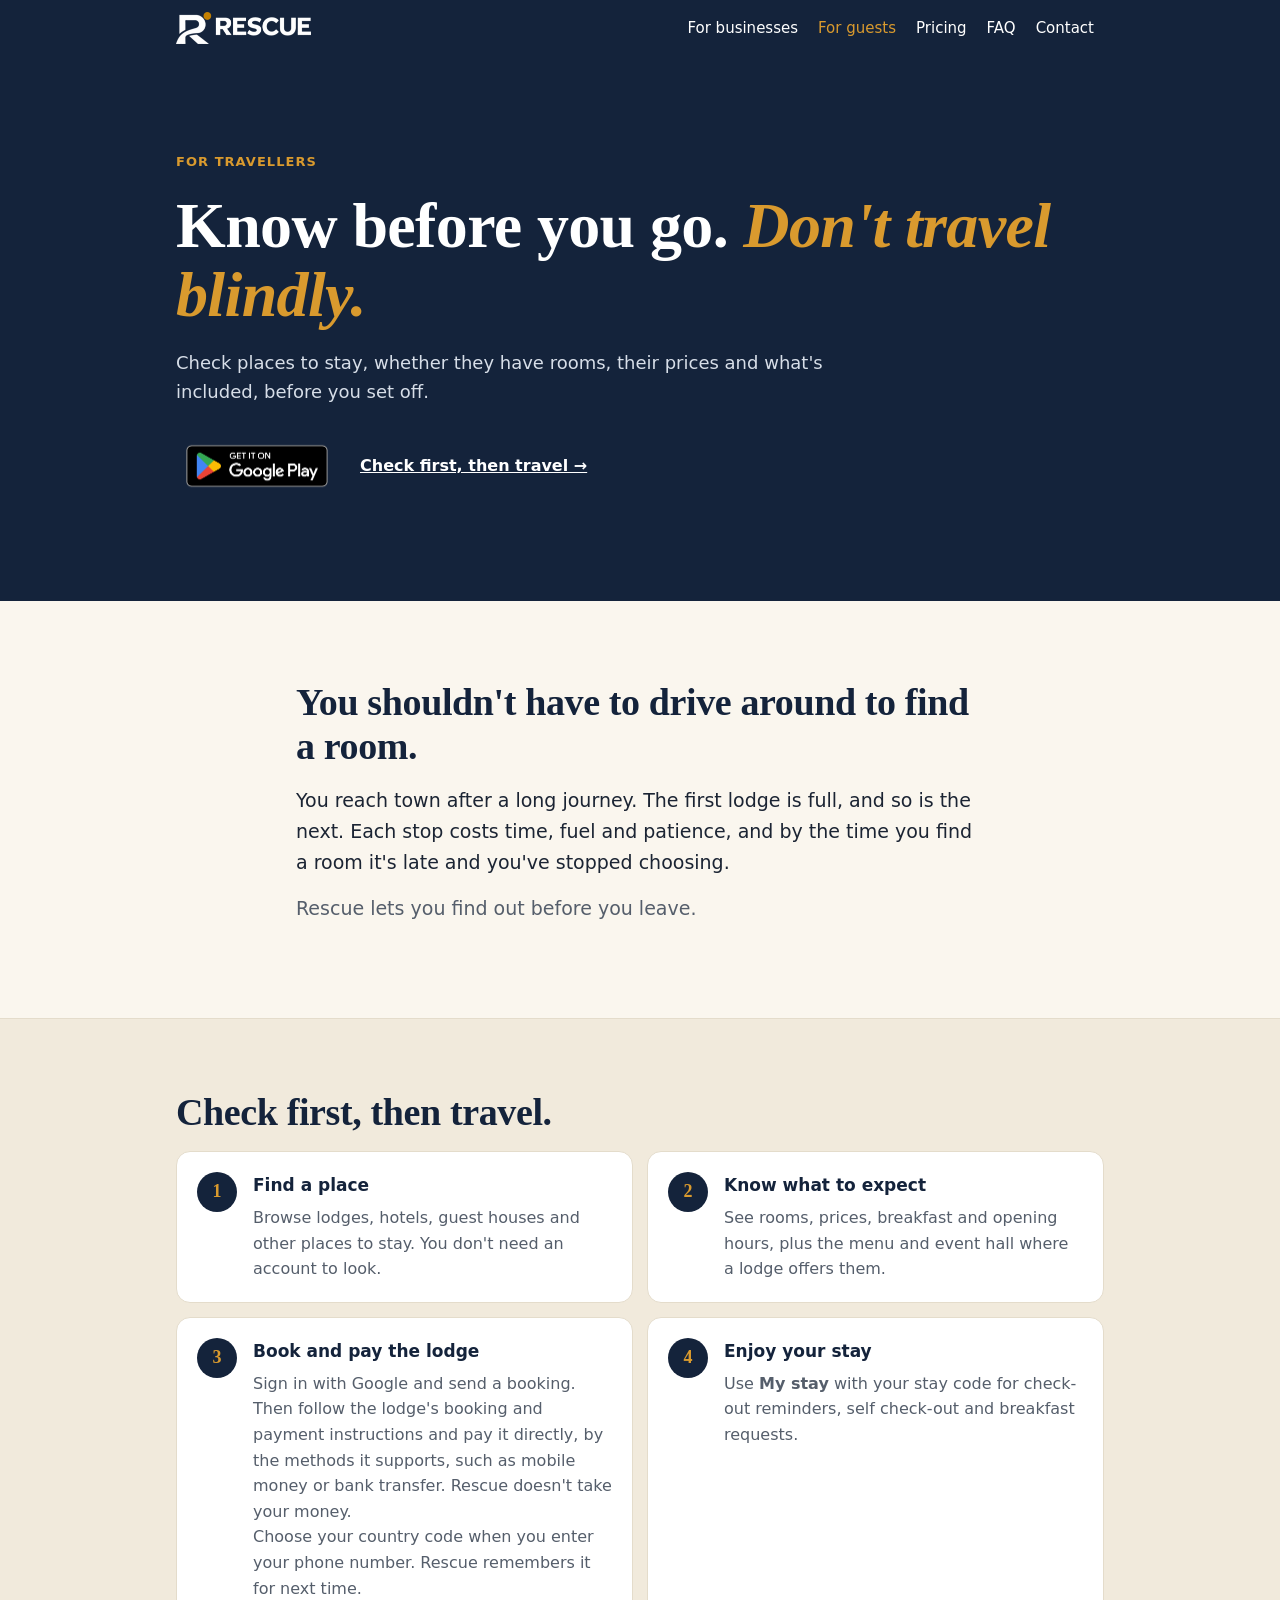
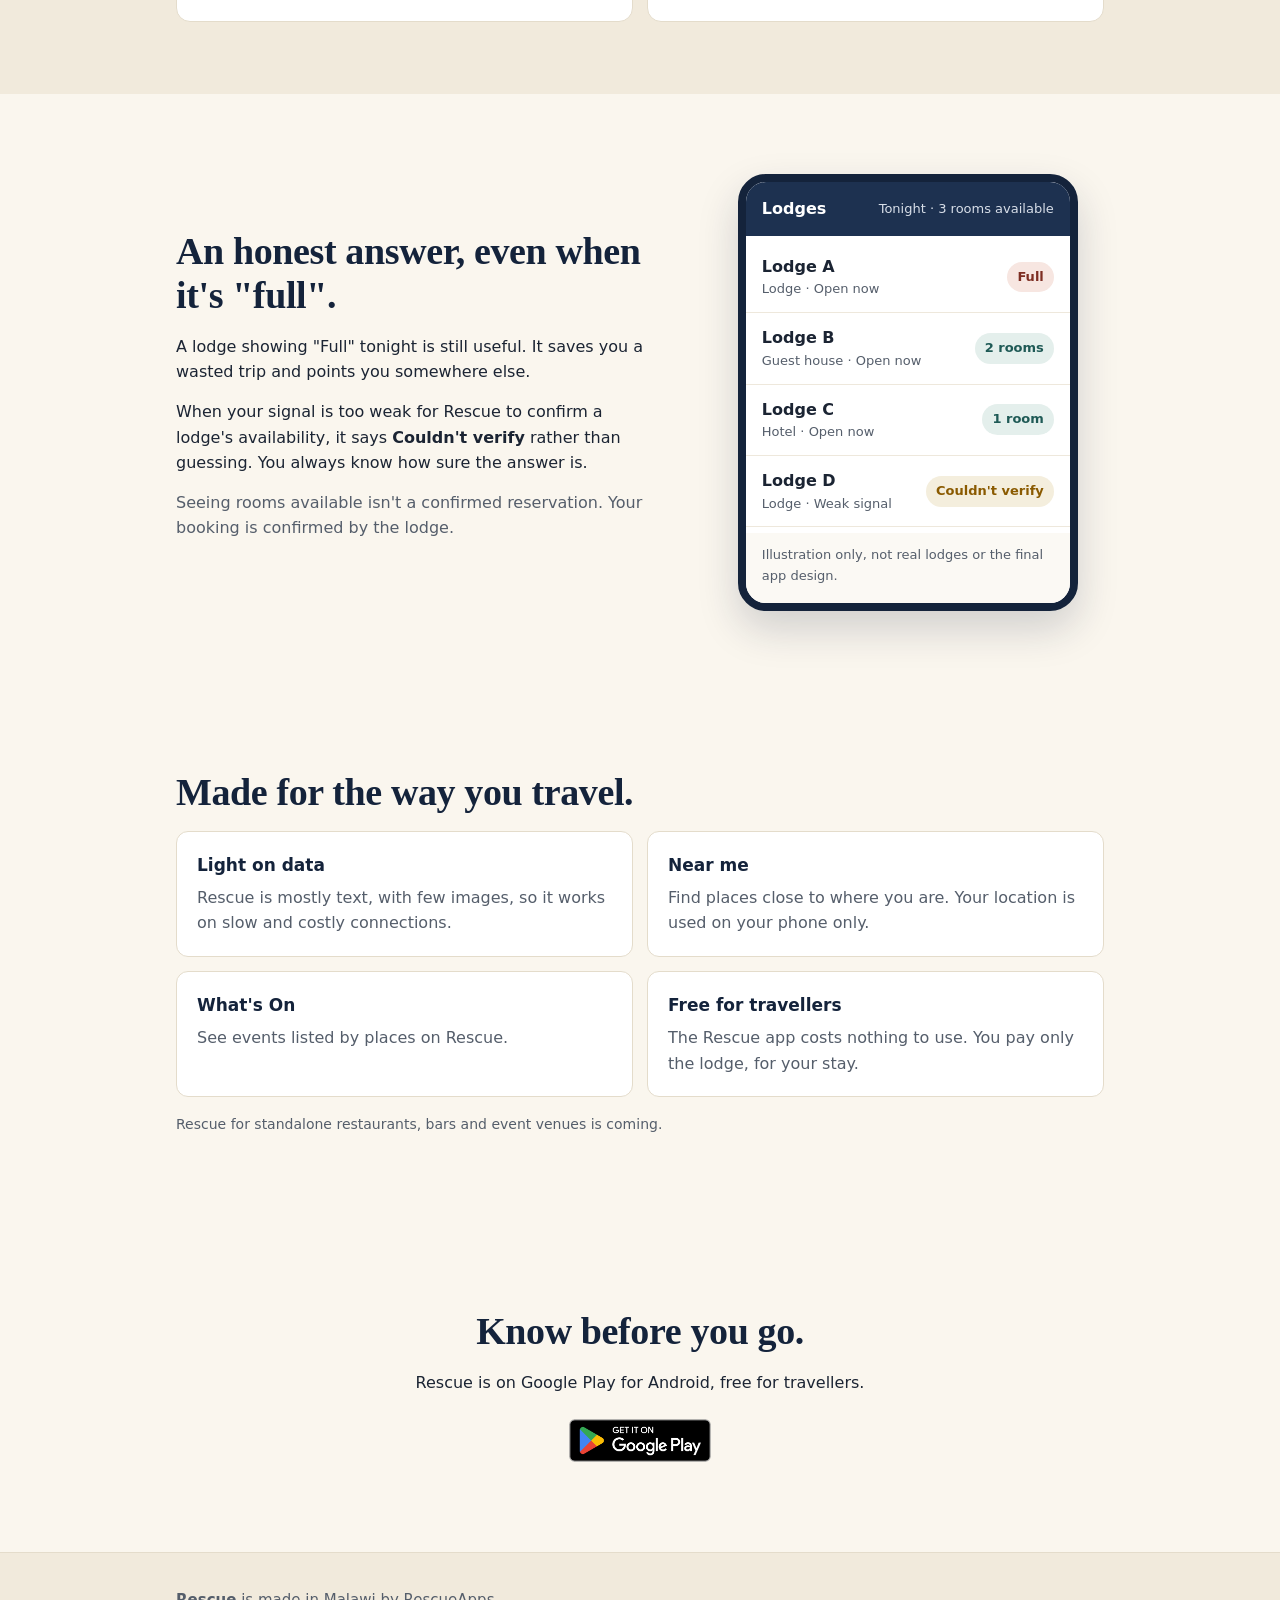
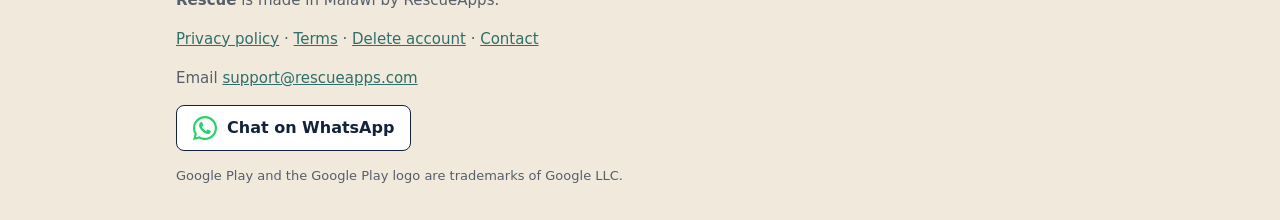
<file: guests/index.html>
<!doctype html>
<html lang="en">
<head>
<meta charset="utf-8">
<meta name="viewport" content="width=device-width, initial-scale=1">
<title>Rescue for travellers – Know before you go</title>
<meta name="description" content="Check places to stay, room availability, prices and breakfast before you travel. Book with the lodge and pay it directly. Rescue for travellers.">
<link rel="canonical" href="https://rescueapps.com/guests/">
<meta name="theme-color" content="#14233B">
<meta property="og:type" content="website">
<meta property="og:site_name" content="Rescue">
<meta property="og:title" content="Rescue for travellers – Know before you go">
<meta property="og:description" content="Check places to stay, room availability, prices and breakfast before you travel. Book with the lodge and pay it directly. Rescue for travellers.">
<meta property="og:url" content="https://rescueapps.com/guests/">
<meta property="og:image" content="https://rescueapps.com/assets/og.png">
<link rel="icon" href="/assets/favicon.png" type="image/png" sizes="64x64">
<link rel="apple-touch-icon" href="/assets/apple-touch-icon.png">
<link rel="stylesheet" href="/assets/site.css">
<link rel="stylesheet" href="/assets/home.css">
<link rel="stylesheet" href="/assets/biz.css">
<link rel="stylesheet" href="/assets/pages.css">
<script type="application/ld+json">{"@context":"https://schema.org","@type":"SoftwareApplication","name":"Rescue","operatingSystem":"Android","applicationCategory":"TravelApplication","description":"Find places to stay, see live room availability and book before you travel.","offers":{"@type":"Offer","price":"0","priceCurrency":"MWK"},"publisher":{"@type":"Organization","name":"RescueApps"}}</script>
</head>
<body>
<a class="skip" href="#main">Skip to content</a>
<header class="top"><div class="wrap bar">
<a class="brand" href="/"><img src="/assets/logo-header.webp" width="135" height="32" alt="Rescue – Know before you go"></a>
<nav class="dnav" aria-label="Main"><a href="/businesses/">For businesses</a><a href="/guests/" aria-current="page">For guests</a><a href="/pricing/">Pricing</a><a href="/faq/">FAQ</a><a href="/contact/">Contact</a></nav><details class="menu"><summary>Menu</summary><nav aria-label="Main menu"><a href="/businesses/">For businesses</a><a href="/guests/" aria-current="page">For guests</a><a href="/pricing/">Pricing</a><a href="/faq/">FAQ</a><a href="/contact/">Contact</a></nav></details>
</div></header>
<main id="main">
<section class="x-hero"><div class="wrap">
<p class="x-eyebrow">For travellers</p>
<h1>Know before you go. <em>Don't travel blindly.</em></h1>
<p class="x-lead">Check places to stay, whether they have rooms, their prices and what's included, before you set off.</p>
<div class="x-ctas"><a class="gp" href="https://play.google.com/store/apps/details?id=com.rescue.app"><img src="/assets/google-play-badge.png" width="162" height="63" alt="Get it on Google Play"></a><a class="xl light" href="#how">Check first, then travel →</a></div>
</div></section>

<section class="x-scene"><div class="wrap narrow">
<h2>You shouldn't have to drive around to find a room.</h2>
<p>You reach town after a long journey. The first lodge is full, and so is the next. Each stop costs time, fuel and patience, and by the time you find a room it's late and you've stopped choosing.</p>
<p class="x-soft">Rescue lets you find out before you leave.</p>
</div></section>

<section class="g-steps" id="how"><div class="wrap">
<h2>Check first, then travel.</h2>
<ol class="g-list">
<li><span>1</span><div><h3>Find a place</h3><p>Browse lodges, hotels, guest houses and other places to stay. You don't need an account to look.</p></div></li>
<li><span>2</span><div><h3>Know what to expect</h3><p>See rooms, prices, breakfast and opening hours, plus the menu and event hall where a lodge offers them.</p></div></li>
<li><span>3</span><div><h3>Book and pay the lodge</h3><p>Sign in with Google and send a booking. Then follow the lodge's booking and payment instructions and pay it directly, by the methods it supports, such as mobile money or bank transfer. Rescue doesn't take your money.</p><p>Choose your country code when you enter your phone number. Rescue remembers it for next time.</p></div></li>
<li><span>4</span><div><h3>Enjoy your stay</h3><p>Use <b>My stay</b> with your stay code for check-out reminders, self check-out and breakfast requests.</p></div></li>
</ol></div></section>

<section class="x-belief"><div class="wrap x-split">
<div>
<h2>An honest answer, even when it's "full".</h2>
<p>A lodge showing "Full" tonight is still useful. It saves you a wasted trip and points you somewhere else.</p>
<p>When your signal is too weak for Rescue to confirm a lodge's availability, it says <b>Couldn't verify</b> rather than guessing. You always know how sure the answer is.</p>
<p class="x-soft">Seeing rooms available isn't a confirmed reservation. Your booking is confirmed by the lodge.</p>
</div>
<figure class="x-phone" aria-label="Illustration of a lodge availability list in the Rescue app">
<div class="ph-bar"><span>Lodges</span><span class="ph-date">Tonight · 3 rooms available</span></div>
<ul>
<li><div><b>Lodge A</b><small>Lodge · Open now</small></div><span class="chip full">Full</span></li>
<li><div><b>Lodge B</b><small>Guest house · Open now</small></div><span class="chip ok">2 rooms</span></li>
<li><div><b>Lodge C</b><small>Hotel · Open now</small></div><span class="chip ok">1 room</span></li>
<li><div><b>Lodge D</b><small>Lodge · Weak signal</small></div><span class="chip chk">Couldn't verify</span></li>
</ul>
<figcaption>Illustration only, not real lodges or the final app design.</figcaption>
</figure>
</div></section>

<section class="x-how"><div class="wrap">
<h2>Made for the way you travel.</h2>
<div class="x-grid">
<div><h3>Light on data</h3><p>Rescue is mostly text, with few images, so it works on slow and costly connections.</p></div>
<div><h3>Near me</h3><p>Find places close to where you are. Your location is used on your phone only.</p></div>
<div><h3>What's On</h3><p>See events listed by places on Rescue.</p></div>
<div><h3>Free for travellers</h3><p>The Rescue app costs nothing to use. You pay only the lodge, for your stay.</p></div>
</div>
<p class="x-note">Rescue for standalone restaurants, bars and event venues is coming.</p>
</div></section>

<section class="x-end"><div class="wrap narrow">
<h2>Know before you go.</h2>
<p>Rescue is on Google Play for Android, free for travellers.</p>
<div class="x-ctas"><a class="gp" href="https://play.google.com/store/apps/details?id=com.rescue.app"><img src="/assets/google-play-badge.png" width="162" height="63" alt="Get it on Google Play"></a></div>
</div></section>
</main>
<footer class="foot"><div class="wrap">
<p><strong>Rescue</strong> is made in Malawi by RescueApps.</p>
<p><a href="/privacy-policy">Privacy policy</a> · <a href="/terms/">Terms</a> · <a href="/delete-account">Delete account</a> · <a href="/contact/">Contact</a></p>
<p>Email <a href="mailto:support@rescueapps.com">support@rescueapps.com</a></p>
<p><a class="wa" href="https://wa.me/265995197544" rel="noopener"><img src="/assets/whatsapp-glyph.svg" alt="" width="24" height="24"><span>Chat on WhatsApp</span></a></p>
<p class="foot-legal">Google Play and the Google Play logo are trademarks of Google LLC.</p>
</div></footer>
</body>
</html>
</file>
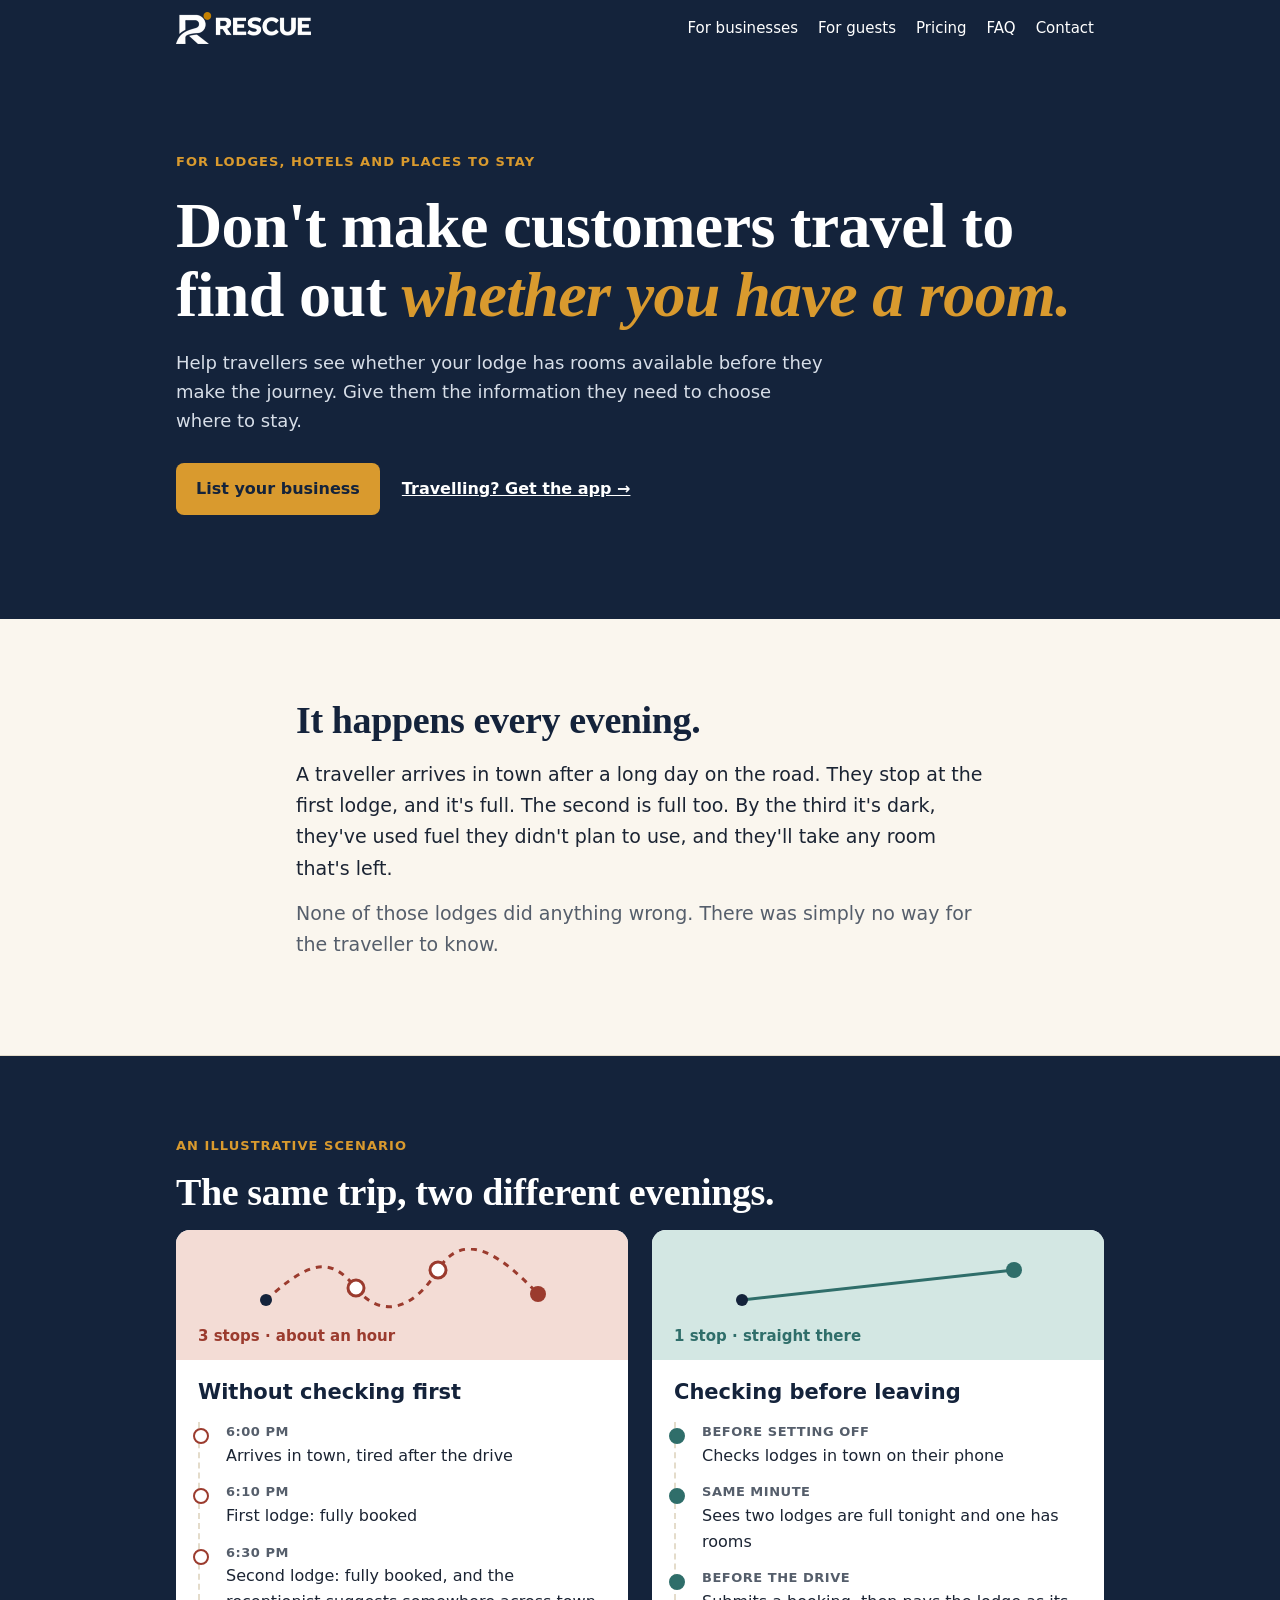
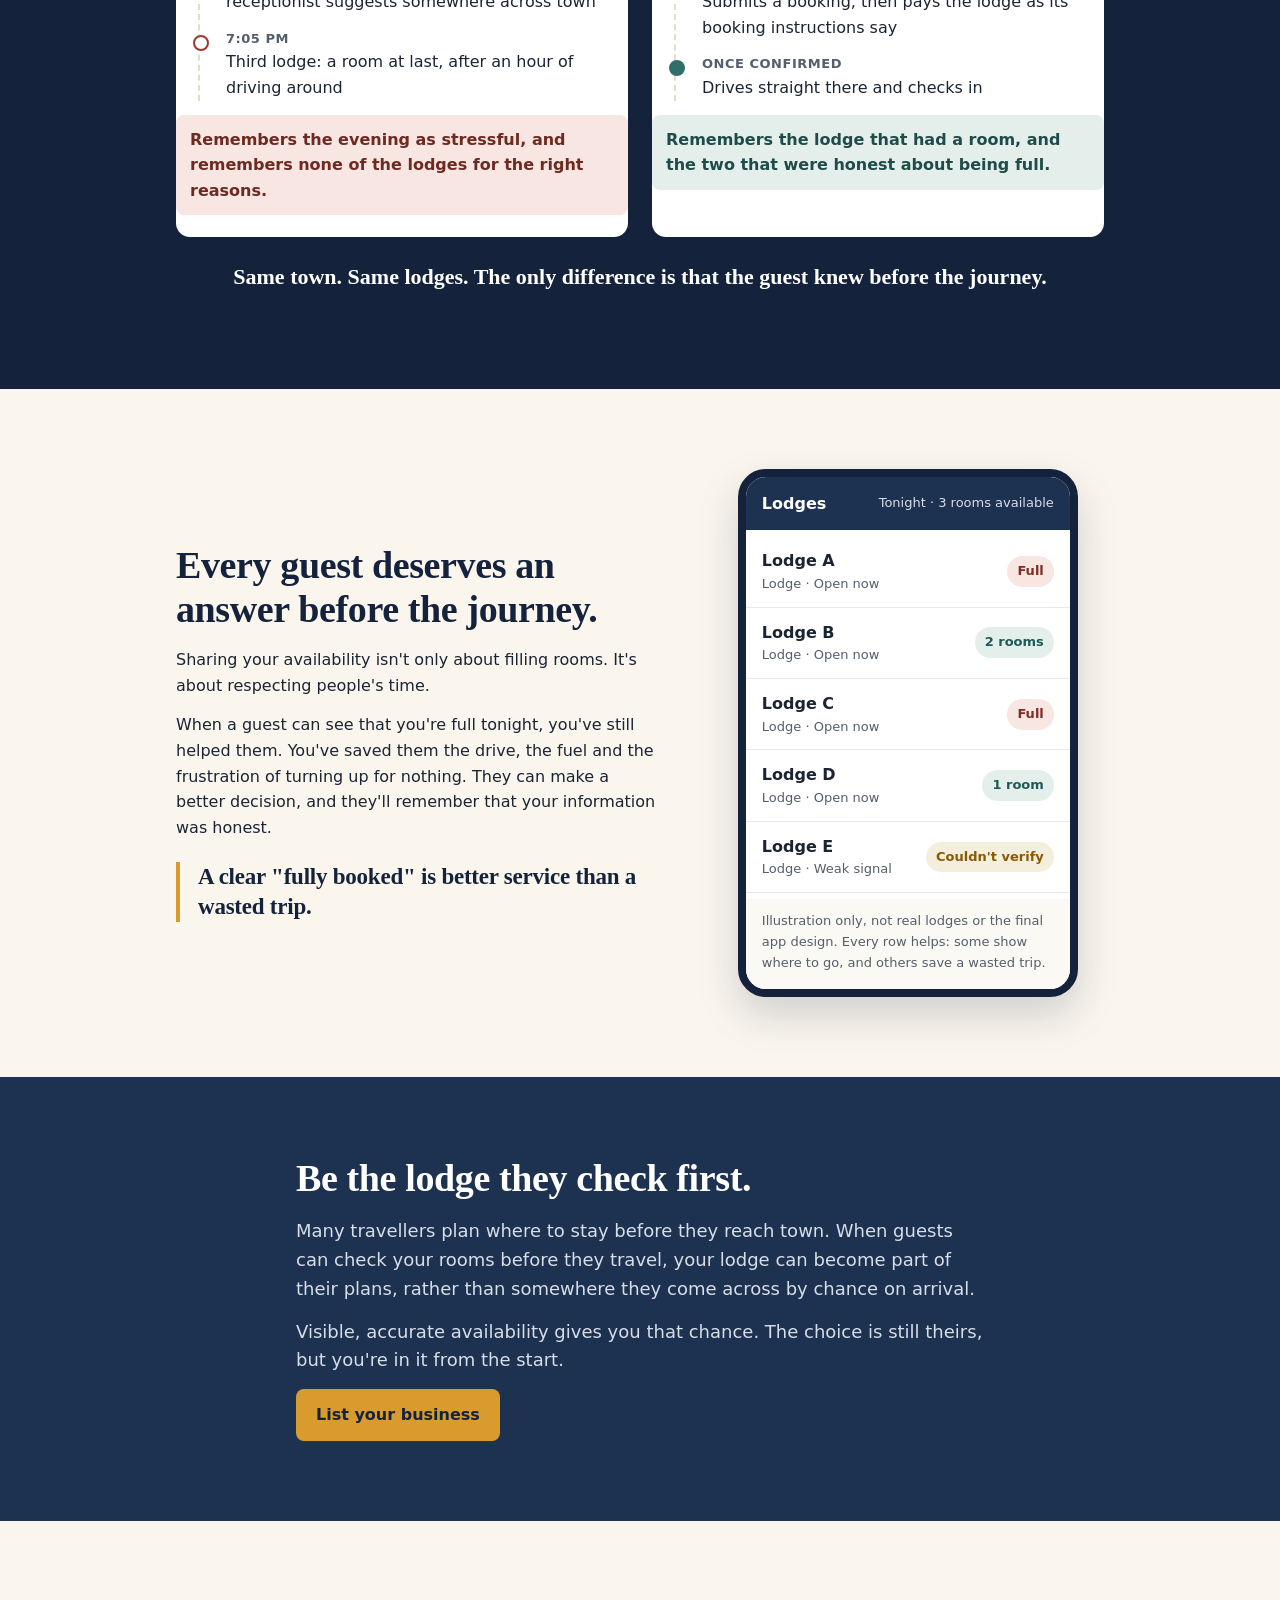
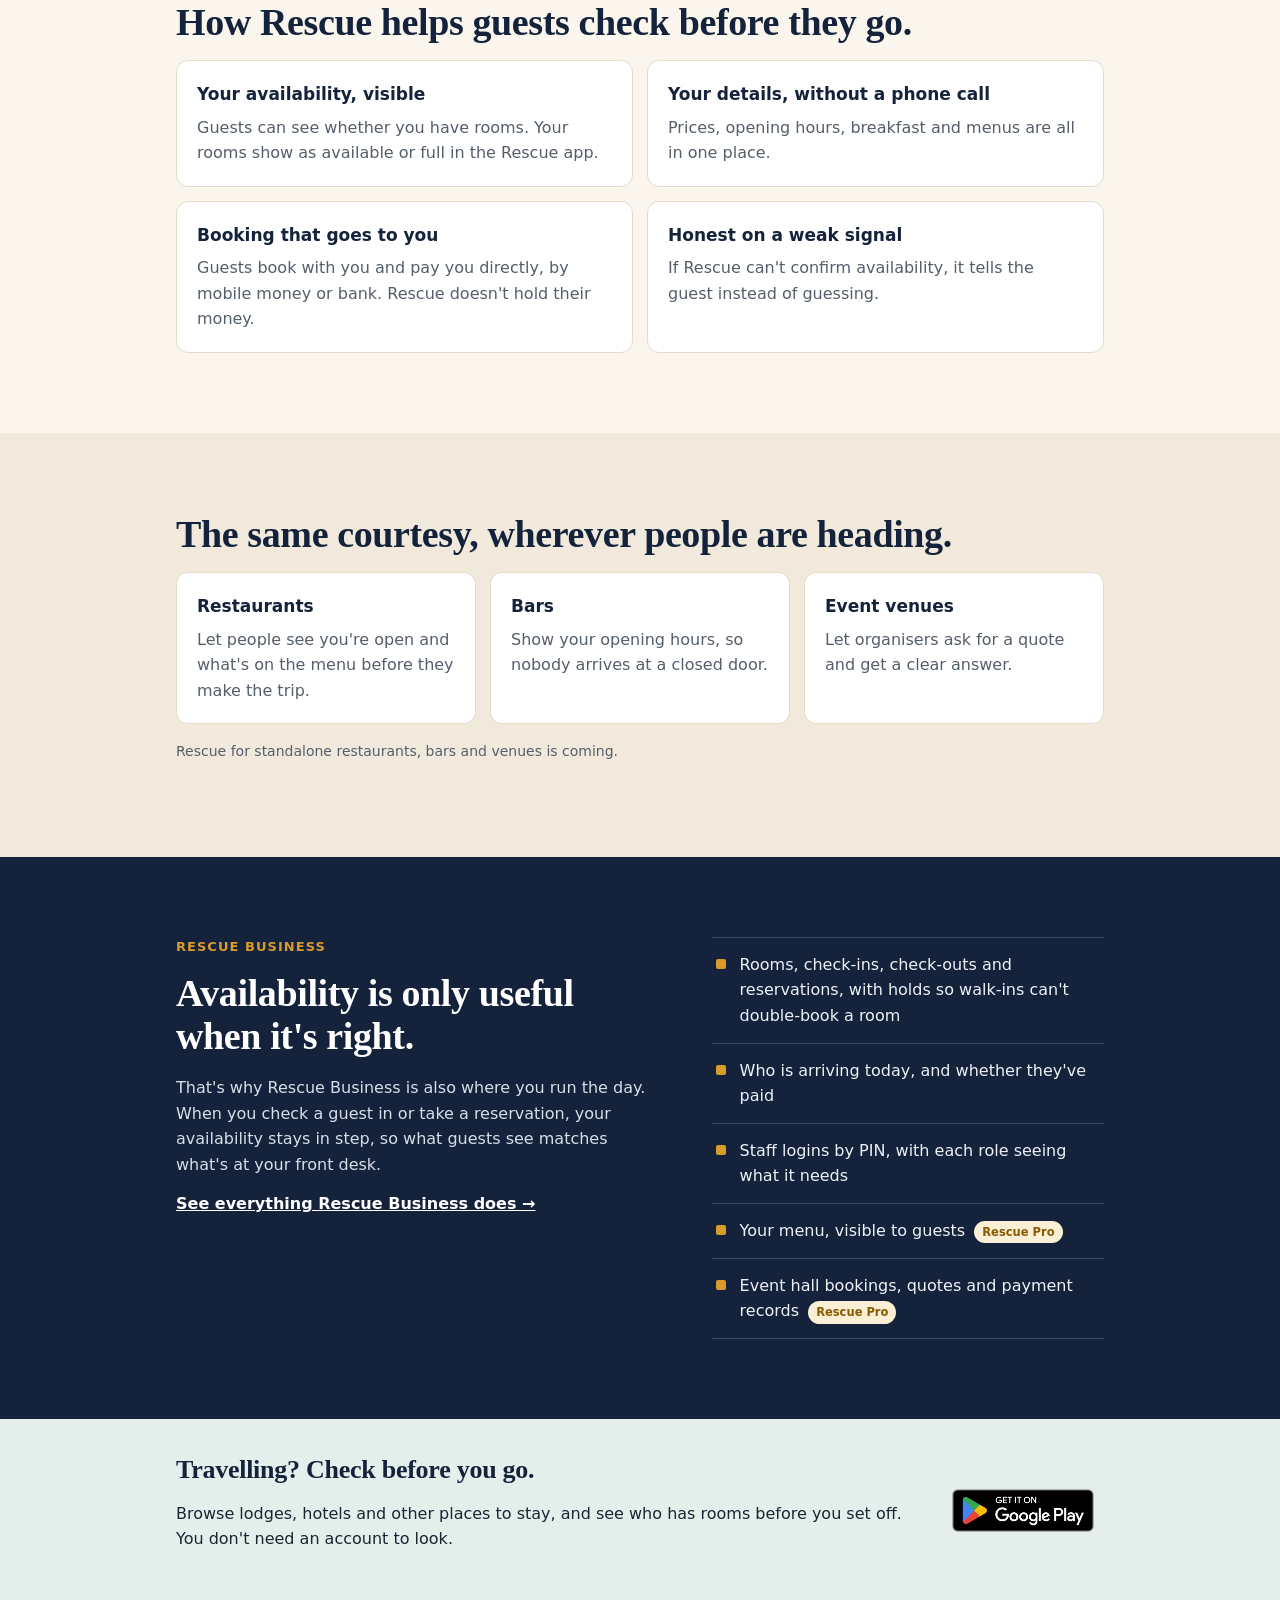
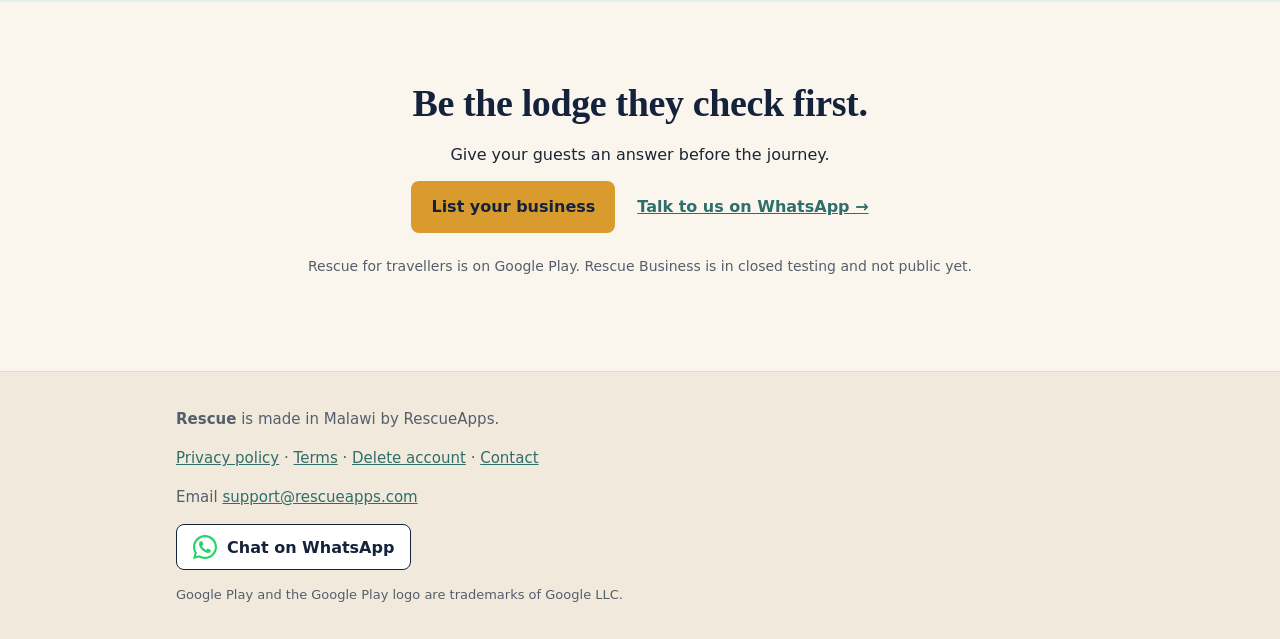
<file: how-it-works/index.html>
<!doctype html>
<html lang="en"><head><meta charset="utf-8"><title>Rescue</title>
<meta name="robots" content="noindex"><link rel="canonical" href="https://rescueapps.com/">
<meta http-equiv="refresh" content="0; url=/"></head>
<body><p><a href="/">Continue to the Rescue home page</a></p></body></html>
</file>
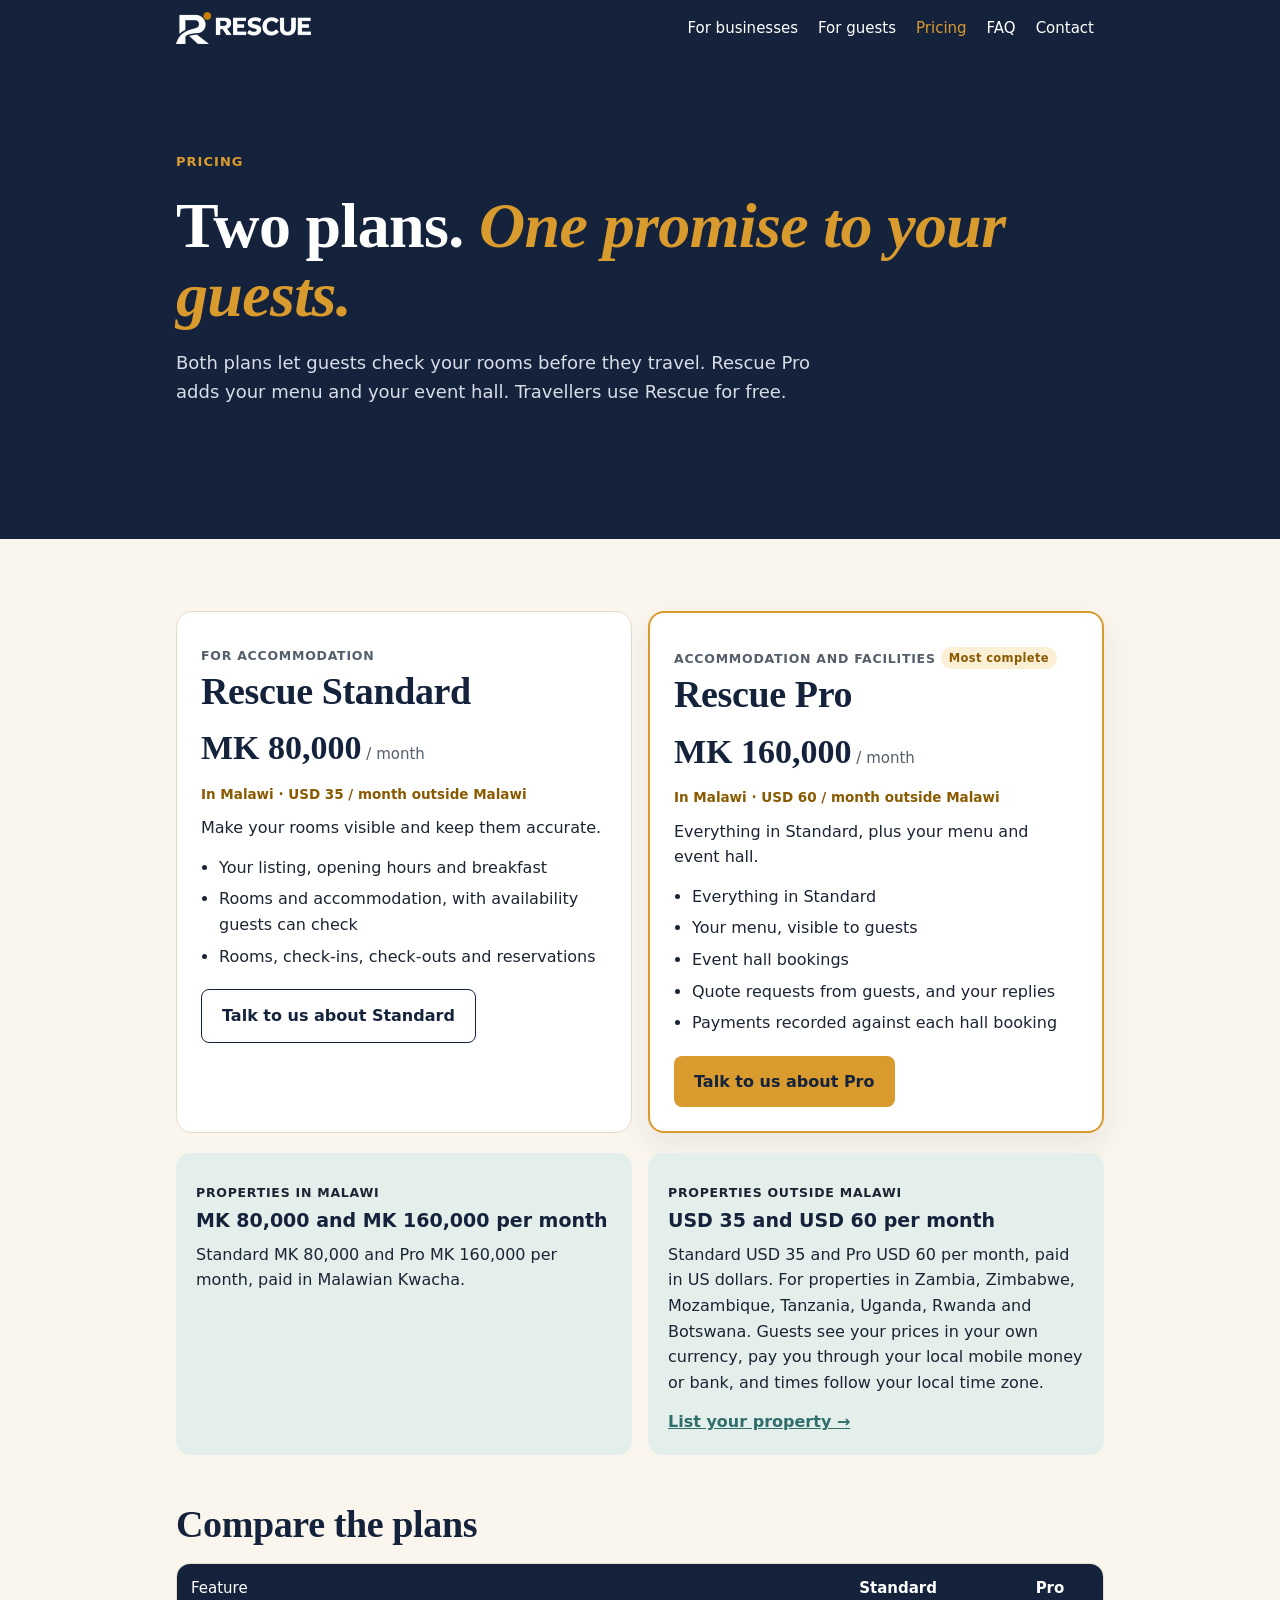
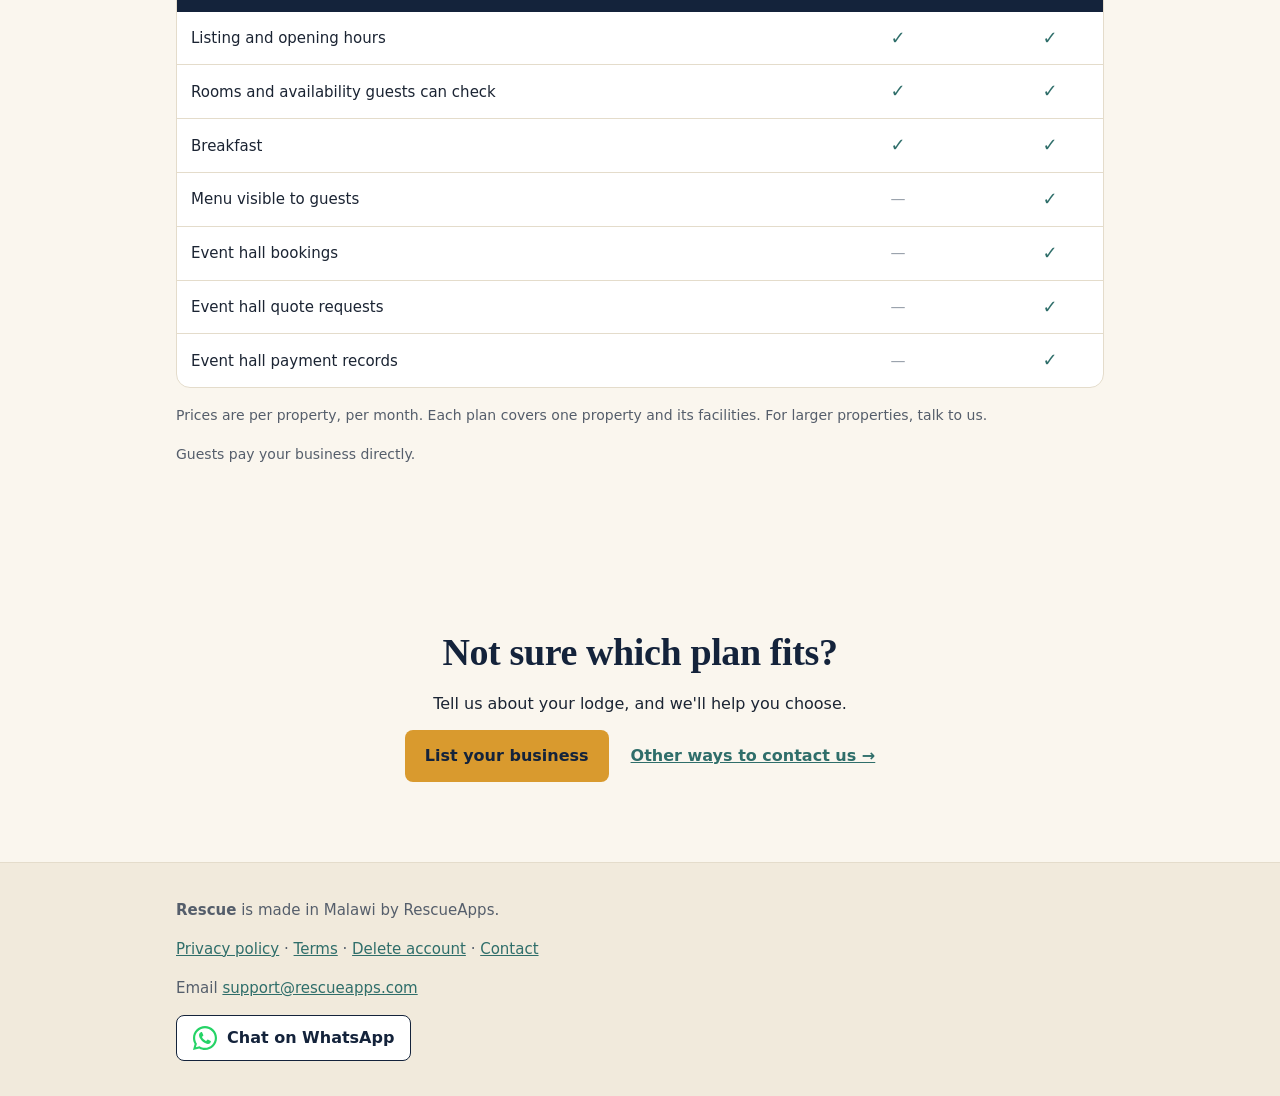
<file: pricing/index.html>
<!doctype html>
<html lang="en">
<head>
<meta charset="utf-8">
<meta name="viewport" content="width=device-width, initial-scale=1">
<title>Rescue Business pricing – Standard and Pro</title>
<meta name="description" content="Rescue Standard and Rescue Pro, per property, per month. In Malawi: MK 80,000 and MK 160,000. Outside Malawi: USD 35 and USD 60.">
<link rel="canonical" href="https://rescueapps.com/pricing/">
<meta name="theme-color" content="#14233B">
<meta property="og:type" content="website">
<meta property="og:site_name" content="Rescue">
<meta property="og:title" content="Rescue Business pricing – Standard and Pro">
<meta property="og:description" content="Rescue Standard and Rescue Pro, per property, per month. In Malawi: MK 80,000 and MK 160,000. Outside Malawi: USD 35 and USD 60.">
<meta property="og:url" content="https://rescueapps.com/pricing/">
<meta property="og:image" content="https://rescueapps.com/assets/og.png">
<link rel="icon" href="/assets/favicon.png" type="image/png" sizes="64x64">
<link rel="apple-touch-icon" href="/assets/apple-touch-icon.png">
<link rel="stylesheet" href="/assets/site.css">
<link rel="stylesheet" href="/assets/home.css">
<link rel="stylesheet" href="/assets/biz.css">
<link rel="stylesheet" href="/assets/pages.css">
<script type="application/ld+json">{"@context":"https://schema.org","@type":"SoftwareApplication","name":"Rescue Business","operatingSystem":"Android","applicationCategory":"BusinessApplication","description":"Run rooms, reservations and front desk for lodges, hotels and other places to stay. Pro adds menus and event halls.","offers":[{"@type":"Offer","name":"Rescue Standard (Malawi)","price":"80000","priceCurrency":"MWK"},{"@type":"Offer","name":"Rescue Pro (Malawi)","price":"160000","priceCurrency":"MWK"},{"@type":"Offer","name":"Rescue Standard (outside Malawi)","price":"35","priceCurrency":"USD"},{"@type":"Offer","name":"Rescue Pro (outside Malawi)","price":"60","priceCurrency":"USD"}],"publisher":{"@type":"Organization","name":"RescueApps"}}</script>
</head>
<body>
<a class="skip" href="#main">Skip to content</a>
<header class="top"><div class="wrap bar">
<a class="brand" href="/"><img src="/assets/logo-header.webp" width="135" height="32" alt="Rescue – Know before you go"></a>
<nav class="dnav" aria-label="Main"><a href="/businesses/">For businesses</a><a href="/guests/">For guests</a><a href="/pricing/" aria-current="page">Pricing</a><a href="/faq/">FAQ</a><a href="/contact/">Contact</a></nav><details class="menu"><summary>Menu</summary><nav aria-label="Main menu"><a href="/businesses/">For businesses</a><a href="/guests/">For guests</a><a href="/pricing/" aria-current="page">Pricing</a><a href="/faq/">FAQ</a><a href="/contact/">Contact</a></nav></details>
</div></header>
<main id="main">
<section class="x-hero"><div class="wrap">
<p class="x-eyebrow">Pricing</p>
<h1>Two plans. <em>One promise to your guests.</em></h1>
<p class="x-lead">Both plans let guests check your rooms before they travel. Rescue Pro adds your menu and your event hall. Travellers use Rescue for free.</p>
</div></section>

<section class="p-plans"><div class="wrap">
<div class="p-cards">
<article class="p-card"><p class="b-kind">For accommodation</p><h2>Rescue Standard</h2>
<p class="p-price">MK 80,000<span> / month</span></p><p class="p-alt">In Malawi · USD 35 / month outside Malawi</p>
<p>Make your rooms visible and keep them accurate.</p>
<ul><li>Your listing, opening hours and breakfast</li><li>Rooms and accommodation, with availability guests can check</li><li>Rooms, check-ins, check-outs and reservations</li></ul>
<a class="xb ghost" href="https://wa.me/265995197544?text=Hi%20Rescue%2C%20I%27d%20like%20to%20list%20my%20business.">Talk to us about Standard</a></article>
<article class="p-card pro"><p class="b-kind">Accommodation and facilities <span class="pro-tag">Most complete</span></p><h2>Rescue Pro</h2>
<p class="p-price">MK 160,000<span> / month</span></p><p class="p-alt">In Malawi · USD 60 / month outside Malawi</p>
<p>Everything in Standard, plus your menu and event hall.</p>
<ul><li>Everything in Standard</li><li>Your menu, visible to guests</li><li>Event hall bookings</li><li>Quote requests from guests, and your replies</li><li>Payments recorded against each hall booking</li></ul>
<a class="xb" href="https://wa.me/265995197544?text=Hi%20Rescue%2C%20I%27d%20like%20to%20list%20my%20business.">Talk to us about Pro</a></article>
</div>

<div class="p-regions">
<div class="p-region"><p class="b-kind">Properties in Malawi</p><h3>MK 80,000 and MK 160,000 per month</h3><p>Standard MK 80,000 and Pro MK 160,000 per month, paid in Malawian Kwacha.</p></div>
<div class="p-region"><p class="b-kind">Properties outside Malawi</p><h3>USD 35 and USD 60 per month</h3><p>Standard USD 35 and Pro USD 60 per month, paid in US dollars. For properties in Zambia, Zimbabwe, Mozambique, Tanzania, Uganda, Rwanda and Botswana. Guests see your prices in your own currency, pay you through your local mobile money or bank, and times follow your local time zone.</p><a class="xl" href="https://wa.me/265995197544?text=Hi%20Rescue%2C%20I%27d%20like%20to%20list%20my%20business.">List your property →</a></div>
</div>
<h2 class="p-h">Compare the plans</h2>
<div class="p-tablewrap"><table class="p-table">
<thead><tr><th scope="col">Feature</th><th scope="col">Standard</th><th scope="col">Pro</th></tr></thead>
<tbody>
<tr><th scope="row">Listing and opening hours</th><td><span class="yes" aria-label="Included">✓</span></td><td><span class="yes" aria-label="Included">✓</span></td></tr>
<tr><th scope="row">Rooms and availability guests can check</th><td><span class="yes" aria-label="Included">✓</span></td><td><span class="yes" aria-label="Included">✓</span></td></tr>
<tr><th scope="row">Breakfast</th><td><span class="yes" aria-label="Included">✓</span></td><td><span class="yes" aria-label="Included">✓</span></td></tr>
<tr><th scope="row">Menu visible to guests</th><td><span class="no" aria-label="Not included">—</span></td><td><span class="yes" aria-label="Included">✓</span></td></tr>
<tr><th scope="row">Event hall bookings</th><td><span class="no" aria-label="Not included">—</span></td><td><span class="yes" aria-label="Included">✓</span></td></tr>
<tr><th scope="row">Event hall quote requests</th><td><span class="no" aria-label="Not included">—</span></td><td><span class="yes" aria-label="Included">✓</span></td></tr>
<tr><th scope="row">Event hall payment records</th><td><span class="no" aria-label="Not included">—</span></td><td><span class="yes" aria-label="Included">✓</span></td></tr>
</tbody></table></div>
<p class="x-note">Prices are per property, per month. Each plan covers one property and its facilities. For larger properties, talk to us.</p>
<p class="x-note">Guests pay your business directly.</p>
</div></section>

<section class="x-end"><div class="wrap narrow">
<h2>Not sure which plan fits?</h2>
<p>Tell us about your lodge, and we'll help you choose.</p>
<div class="x-ctas"><a class="xb" href="https://wa.me/265995197544?text=Hi%20Rescue%2C%20I%27d%20like%20to%20list%20my%20business.">List your business</a><a class="xl" href="/contact/">Other ways to contact us →</a></div>
</div></section>
</main>
<footer class="foot"><div class="wrap">
<p><strong>Rescue</strong> is made in Malawi by RescueApps.</p>
<p><a href="/privacy-policy">Privacy policy</a> · <a href="/terms/">Terms</a> · <a href="/delete-account">Delete account</a> · <a href="/contact/">Contact</a></p>
<p>Email <a href="mailto:support@rescueapps.com">support@rescueapps.com</a></p>
<p><a class="wa" href="https://wa.me/265995197544" rel="noopener"><img src="/assets/whatsapp-glyph.svg" alt="" width="24" height="24"><span>Chat on WhatsApp</span></a></p>
</div></footer>
</body>
</html>
</file>
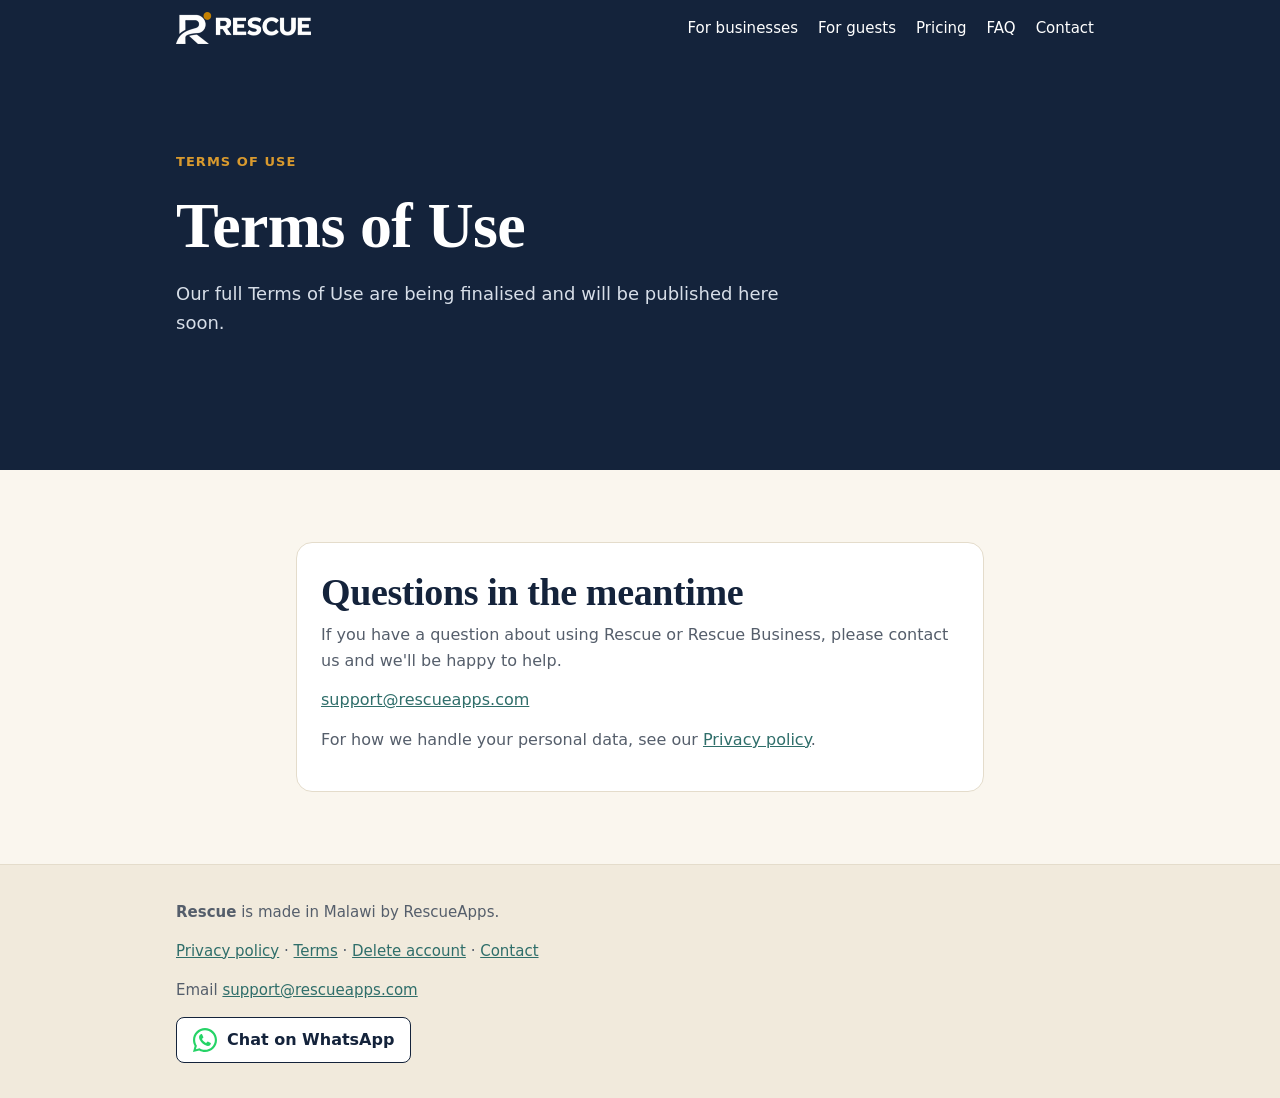
<file: terms/index.html>
<!doctype html>
<html lang="en">
<head>
<meta charset="utf-8">
<meta name="viewport" content="width=device-width, initial-scale=1">
<title>Rescue Terms of Use</title>
<meta name="description" content="The Rescue Terms of Use are being finalised. Contact support@rescueapps.com with any questions.">
<meta name="robots" content="noindex"><link rel="canonical" href="https://rescueapps.com/terms/">
<meta name="theme-color" content="#14233B">
<meta property="og:type" content="website">
<meta property="og:site_name" content="Rescue">
<meta property="og:title" content="Rescue Terms of Use">
<meta property="og:description" content="The Rescue Terms of Use are being finalised. Contact support@rescueapps.com with any questions.">
<meta property="og:url" content="https://rescueapps.com/terms/">
<meta property="og:image" content="https://rescueapps.com/assets/og.png">
<link rel="icon" href="/assets/favicon.png" type="image/png" sizes="64x64">
<link rel="apple-touch-icon" href="/assets/apple-touch-icon.png">
<link rel="stylesheet" href="/assets/site.css">
<link rel="stylesheet" href="/assets/home.css">
<link rel="stylesheet" href="/assets/biz.css">
<link rel="stylesheet" href="/assets/pages.css">

</head>
<body>
<a class="skip" href="#main">Skip to content</a>
<header class="top"><div class="wrap bar">
<a class="brand" href="/"><img src="/assets/logo-header.webp" width="135" height="32" alt="Rescue – Know before you go"></a>
<nav class="dnav" aria-label="Main"><a href="/businesses/">For businesses</a><a href="/guests/">For guests</a><a href="/pricing/">Pricing</a><a href="/faq/">FAQ</a><a href="/contact/">Contact</a></nav><details class="menu"><summary>Menu</summary><nav aria-label="Main menu"><a href="/businesses/">For businesses</a><a href="/guests/">For guests</a><a href="/pricing/">Pricing</a><a href="/faq/">FAQ</a><a href="/contact/">Contact</a></nav></details>
</div></header>
<main id="main">
<section class="x-hero c-hero"><div class="wrap"><p class="x-eyebrow">Terms of Use</p>
<h1>Terms of Use</h1>
<p class="x-lead">Our full Terms of Use are being finalised and will be published here soon.</p></div></section>
<section class="c-wrap"><div class="wrap narrow">
<div class="c-card"><h2>Questions in the meantime</h2>
<p>If you have a question about using Rescue or Rescue Business, please contact us and we'll be happy to help.</p>
<p><a href="mailto:support@rescueapps.com">support@rescueapps.com</a></p>
<p>For how we handle your personal data, see our <a href="/privacy-policy">Privacy policy</a>.</p></div>
</div></section>
</main>
<footer class="foot"><div class="wrap">
<p><strong>Rescue</strong> is made in Malawi by RescueApps.</p>
<p><a href="/privacy-policy">Privacy policy</a> · <a href="/terms/">Terms</a> · <a href="/delete-account">Delete account</a> · <a href="/contact/">Contact</a></p>
<p>Email <a href="mailto:support@rescueapps.com">support@rescueapps.com</a></p>
<p><a class="wa" href="https://wa.me/265995197544" rel="noopener"><img src="/assets/whatsapp-glyph.svg" alt="" width="24" height="24"><span>Chat on WhatsApp</span></a></p>
</div></footer>
</body>
</html>
</file>
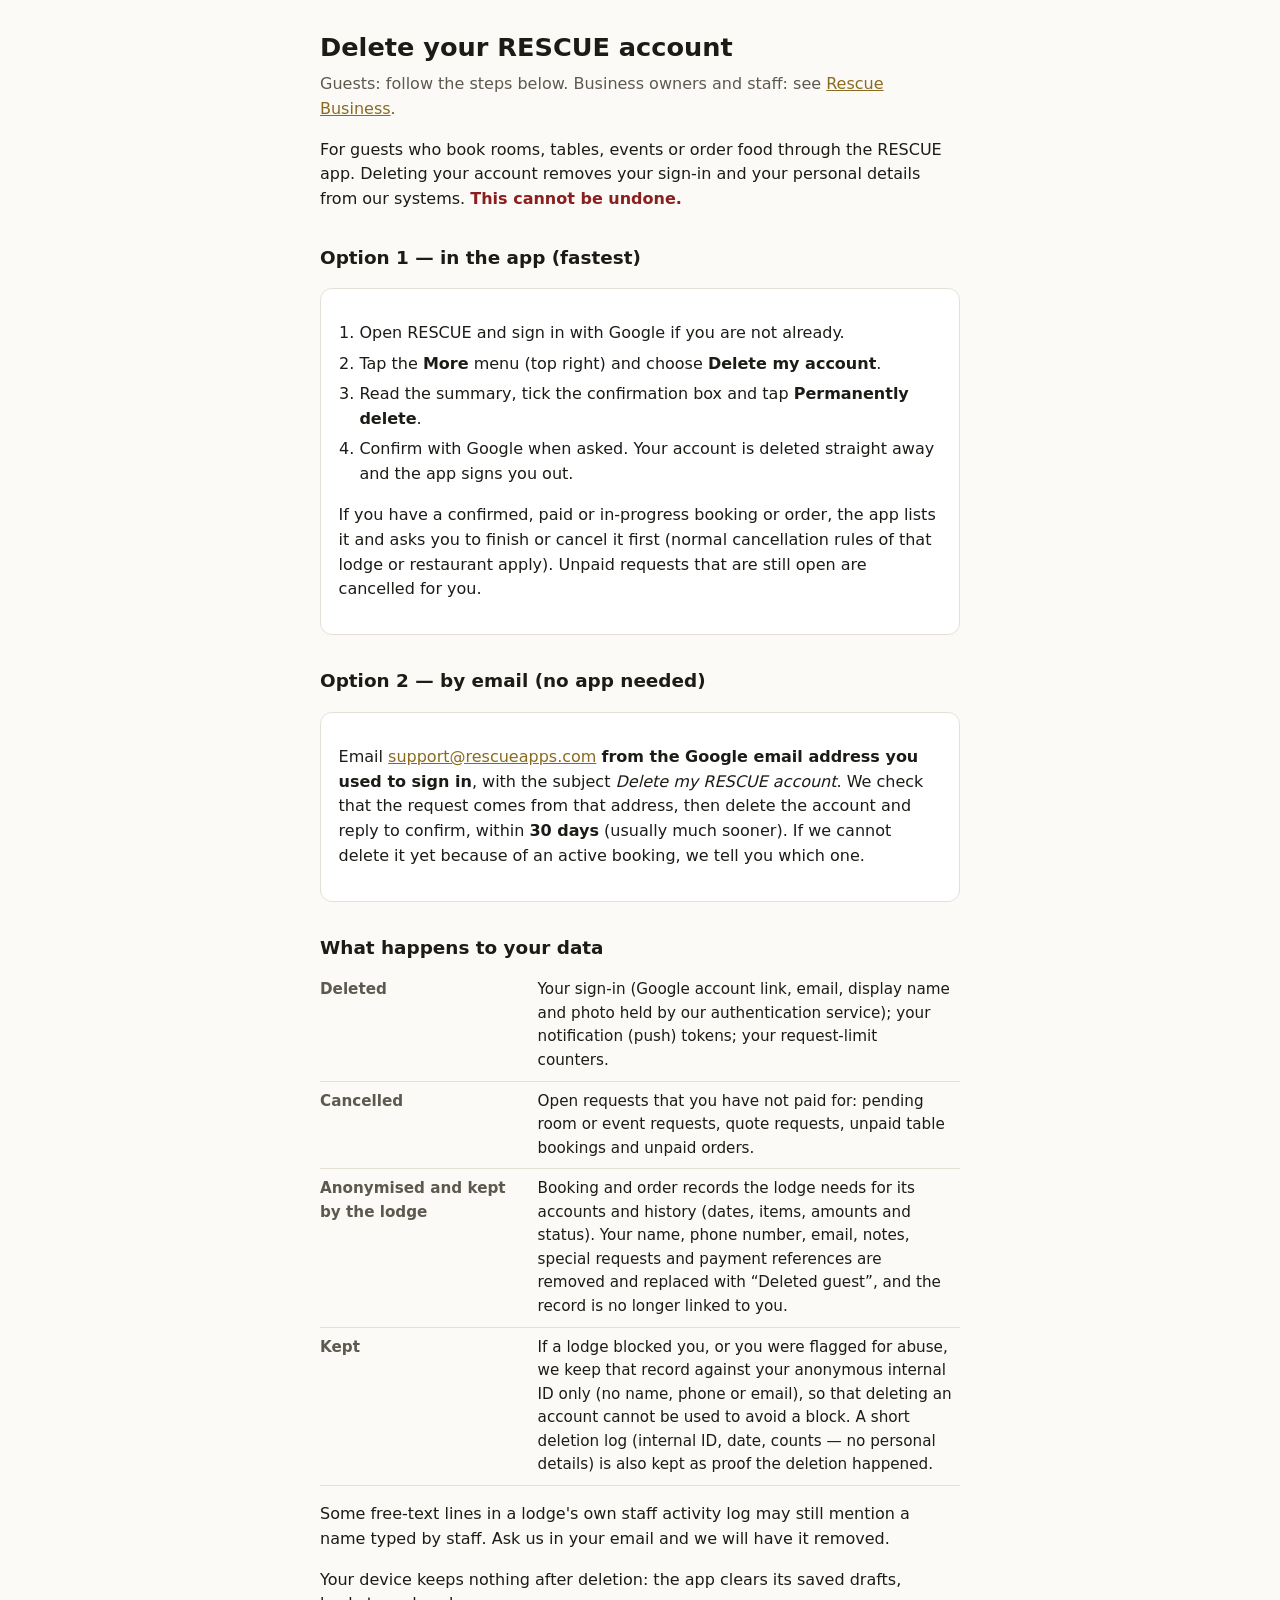
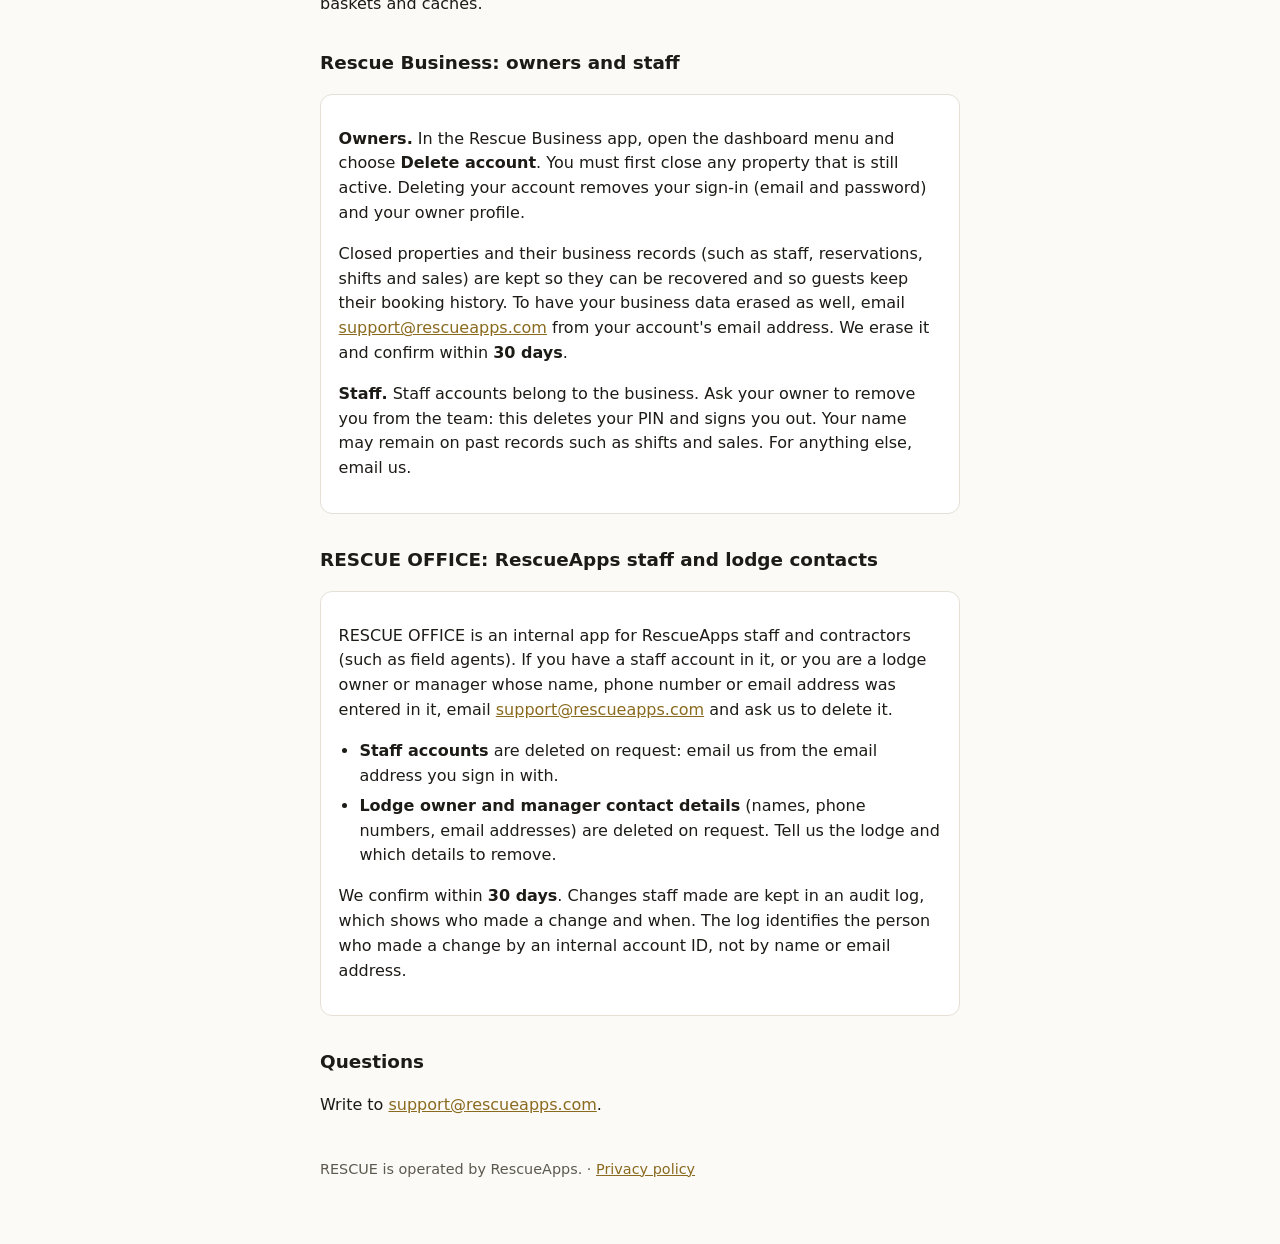
<file: delete-account.html>
<!doctype html>
<html lang="en">
<head>
<meta charset="utf-8">
<meta name="viewport" content="width=device-width, initial-scale=1">
<title>Delete your RESCUE guest account</title>
<meta name="description" content="How to delete your RESCUE guest account and data, in the app or by email.">
<!--
  Account-deletion page for Google Play (Data safety > "Delete account URL").
  Self-contained: no scripts, no external requests. Drop it into the website repo as /delete-account (or
  /delete-account.html, then use that URL in Play Console).
-->
<style>
  :root { --bg:#fbfaf7; --fg:#1d1b16; --muted:#5d594f; --card:#fff; --line:#e4e0d6; --accent:#8a6a1f; --warn:#8a1f1f; }
  @media (prefers-color-scheme: dark) { :root { --bg:#16140f; --fg:#f1eee6; --muted:#a9a496; --card:#1f1c15; --line:#37332a; --accent:#d9b660; --warn:#ef8a8a; } }
  * { box-sizing: border-box; }
  body { margin:0; background:var(--bg); color:var(--fg); font:16px/1.55 system-ui,-apple-system,"Segoe UI",Roboto,sans-serif; }
  main { max-width: 42rem; margin: 0 auto; padding: 2rem 1rem 4rem; }
  h1 { font-size: 1.6rem; line-height: 1.25; margin: 0 0 .5rem; }
  h2 { font-size: 1.15rem; margin: 2rem 0 .5rem; }
  p, li { color: var(--fg); }
  .lead { color: var(--muted); margin-top: 0; }
  .card { background: var(--card); border: 1px solid var(--line); border-radius: 12px; padding: 1rem 1.1rem; margin: 1rem 0; }
  ol, ul { padding-left: 1.3rem; }
  li { margin: .35rem 0; }
  a { color: var(--accent); }
  .warn { color: var(--warn); font-weight: 600; }
  table { width: 100%; border-collapse: collapse; font-size: .95rem; }
  th, td { text-align: left; vertical-align: top; padding: .5rem .5rem .5rem 0; border-bottom: 1px solid var(--line); }
  th { color: var(--muted); font-weight: 600; width: 34%; }
  footer { margin-top: 2.5rem; color: var(--muted); font-size: .9rem; }
</style>
</head>
<body>
<main>
  <h1>Delete your RESCUE account</h1>
  <p class="lead">Guests: follow the steps below. Business owners and staff: see <a href="#business">Rescue Business</a>.</p>
  <p>For guests who book rooms, tables, events or order food through the RESCUE app. Deleting your account removes your sign-in and your personal details from our systems. <span class="warn">This cannot be undone.</span></p>

  <h2>Option 1 &mdash; in the app (fastest)</h2>
  <div class="card">
    <ol>
      <li>Open RESCUE and sign in with Google if you are not already.</li>
      <li>Tap the <strong>More</strong> menu (top right) and choose <strong>Delete my account</strong>.</li>
      <li>Read the summary, tick the confirmation box and tap <strong>Permanently delete</strong>.</li>
      <li>Confirm with Google when asked. Your account is deleted straight away and the app signs you out.</li>
    </ol>
    <p>If you have a confirmed, paid or in-progress booking or order, the app lists it and asks you to finish or cancel it first (normal cancellation rules of that lodge or restaurant apply). Unpaid requests that are still open are cancelled for you.</p>
  </div>

  <h2>Option 2 &mdash; by email (no app needed)</h2>
  <div class="card">
    <p>Email <a href="mailto:support@rescueapps.com?subject=Delete%20my%20RESCUE%20account">support@rescueapps.com</a> <strong>from the Google email address you used to sign in</strong>, with the subject <em>Delete my RESCUE account</em>. We check that the request comes from that address, then delete the account and reply to confirm, within <strong>30 days</strong> (usually much sooner). If we cannot delete it yet because of an active booking, we tell you which one.</p>
  </div>

  <h2>What happens to your data</h2>
  <table>
    <tr><th>Deleted</th><td>Your sign-in (Google account link, email, display name and photo held by our authentication service); your notification (push) tokens; your request-limit counters.</td></tr>
    <tr><th>Cancelled</th><td>Open requests that you have not paid for: pending room or event requests, quote requests, unpaid table bookings and unpaid orders.</td></tr>
    <tr><th>Anonymised and kept by the lodge</th><td>Booking and order records the lodge needs for its accounts and history (dates, items, amounts and status). Your name, phone number, email, notes, special requests and payment references are removed and replaced with &ldquo;Deleted guest&rdquo;, and the record is no longer linked to you.</td></tr>
    <tr><th>Kept</th><td>If a lodge blocked you, or you were flagged for abuse, we keep that record against your anonymous internal ID only (no name, phone or email), so that deleting an account cannot be used to avoid a block. A short deletion log (internal ID, date, counts &mdash; no personal details) is also kept as proof the deletion happened.</td></tr>
  </table>
  <p>Some free-text lines in a lodge's own staff activity log may still mention a name typed by staff. Ask us in your email and we will have it removed.</p>
  <p>Your device keeps nothing after deletion: the app clears its saved drafts, baskets and caches.</p>

  <h2 id="business">Rescue Business: owners and staff</h2>
  <div class="card">
    <p><strong>Owners.</strong> In the Rescue Business app, open the dashboard menu and choose <strong>Delete account</strong>. You must first close any property that is still active. Deleting your account removes your sign-in (email and password) and your owner profile.</p>
    <p>Closed properties and their business records (such as staff, reservations, shifts and sales) are kept so they can be recovered and so guests keep their booking history. To have your business data erased as well, email <a href="mailto:support@rescueapps.com?subject=Erase%20my%20RESCUE%20business%20data">support@rescueapps.com</a> from your account's email address. We erase it and confirm within <strong>30 days</strong>.</p>
    <p><strong>Staff.</strong> Staff accounts belong to the business. Ask your owner to remove you from the team: this deletes your PIN and signs you out. Your name may remain on past records such as shifts and sales. For anything else, email us.</p>
  </div>

  <h2 id="office">RESCUE OFFICE: RescueApps staff and lodge contacts</h2>
  <div class="card">
    <p>RESCUE OFFICE is an internal app for RescueApps staff and contractors (such as field agents). If you have a staff account in it, or you are a lodge owner or manager whose name, phone number or email address was entered in it, email <a href="mailto:support@rescueapps.com?subject=Delete%20my%20RESCUE%20OFFICE%20data">support@rescueapps.com</a> and ask us to delete it.</p>
    <ul>
      <li><strong>Staff accounts</strong> are deleted on request: email us from the email address you sign in with.</li>
      <li><strong>Lodge owner and manager contact details</strong> (names, phone numbers, email addresses) are deleted on request. Tell us the lodge and which details to remove.</li>
    </ul>
    <p>We confirm within <strong>30 days</strong>. Changes staff made are kept in an audit log, which shows who made a change and when. The log identifies the person who made a change by an internal account ID, not by name or email address.</p>
  </div>

  <h2>Questions</h2>
  <p>Write to <a href="mailto:support@rescueapps.com">support@rescueapps.com</a>.</p>

  <footer>RESCUE is operated by RescueApps. &middot; <a href="privacy-policy.html">Privacy policy</a></footer>
</main>
</body>
</html>
</file>
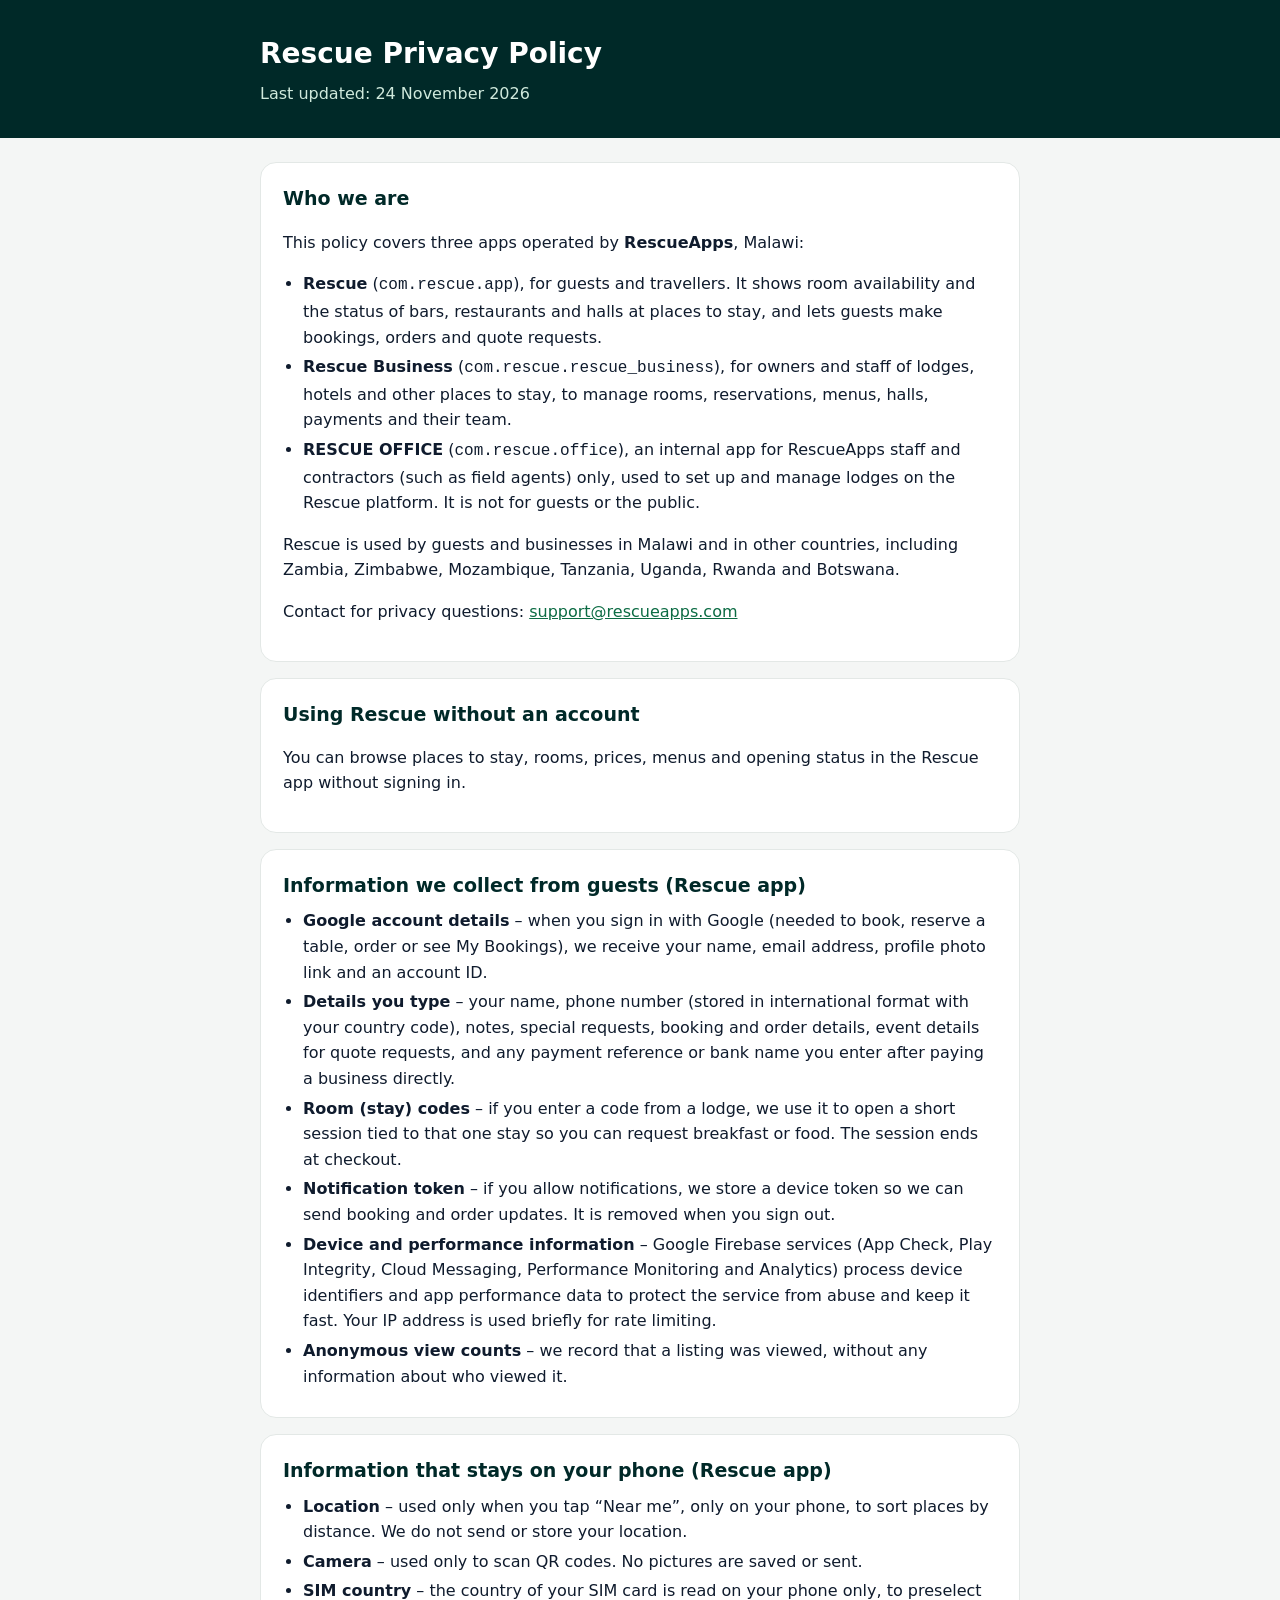
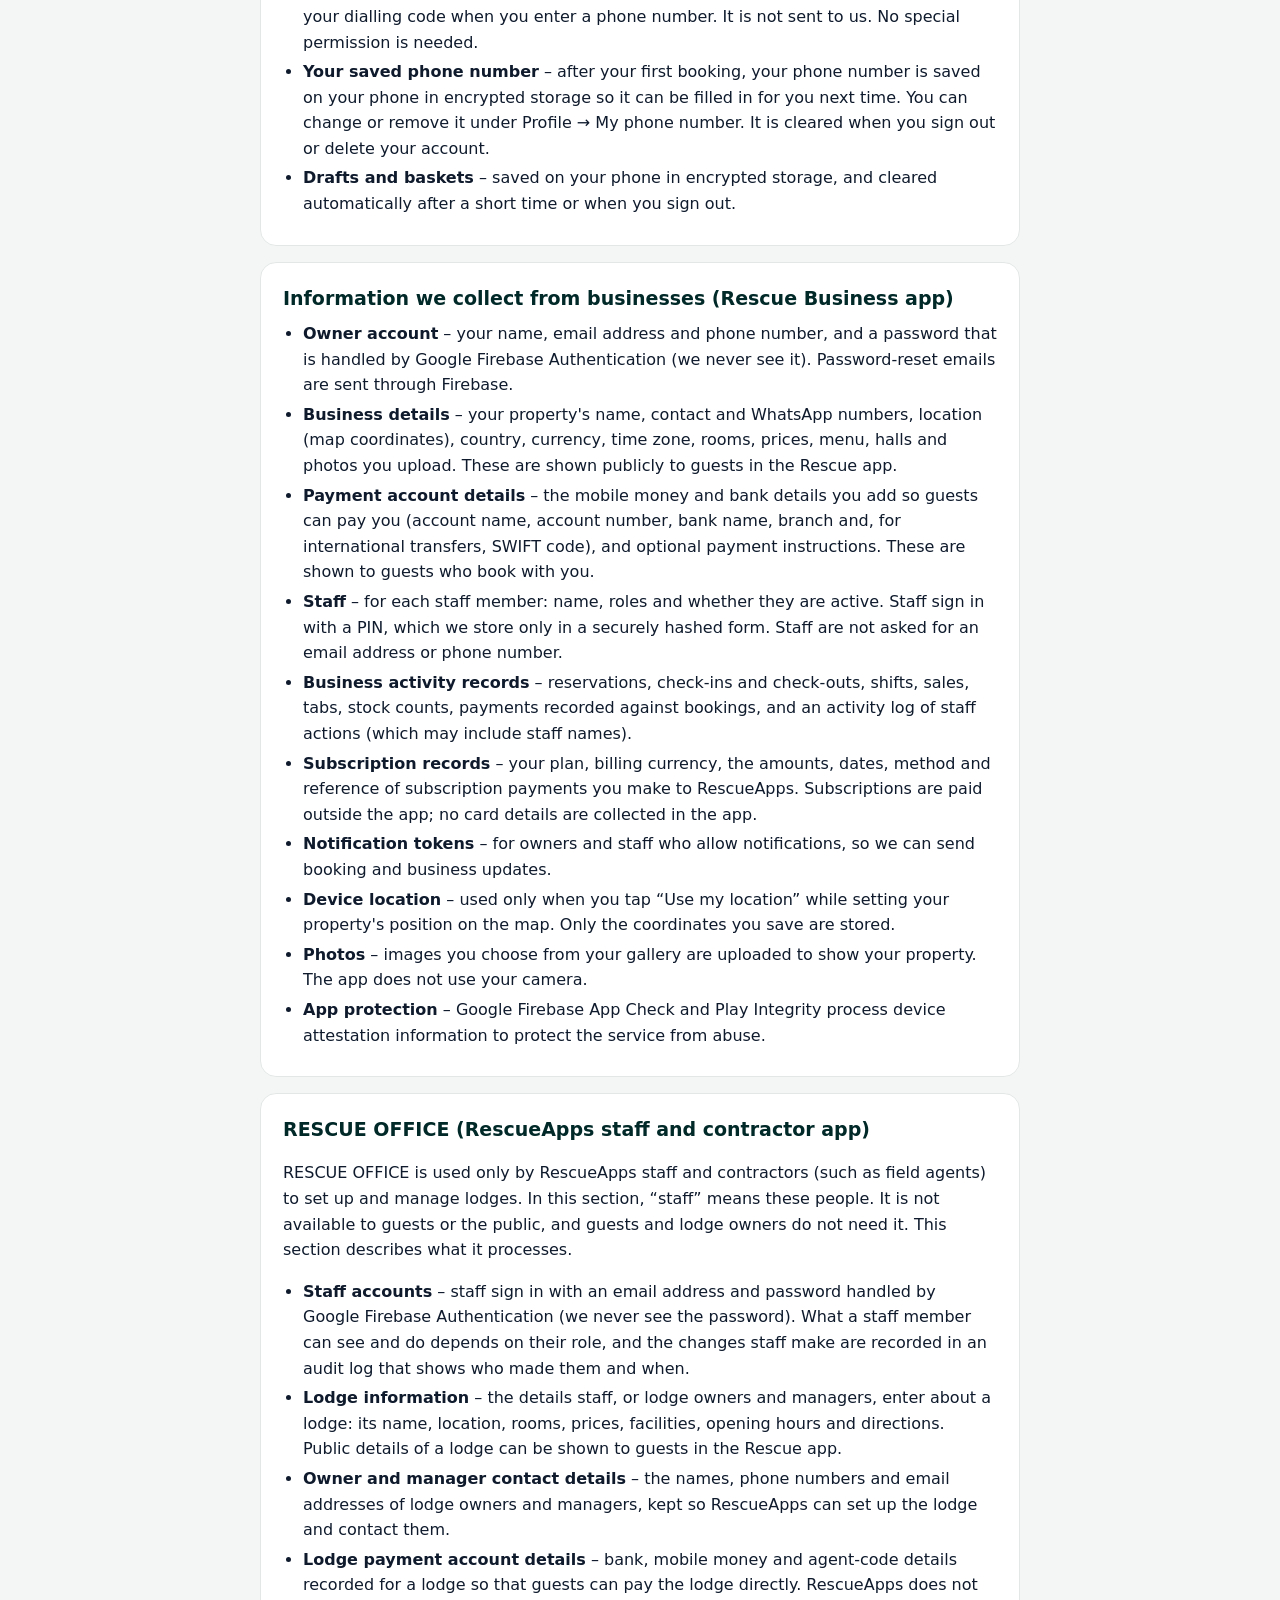
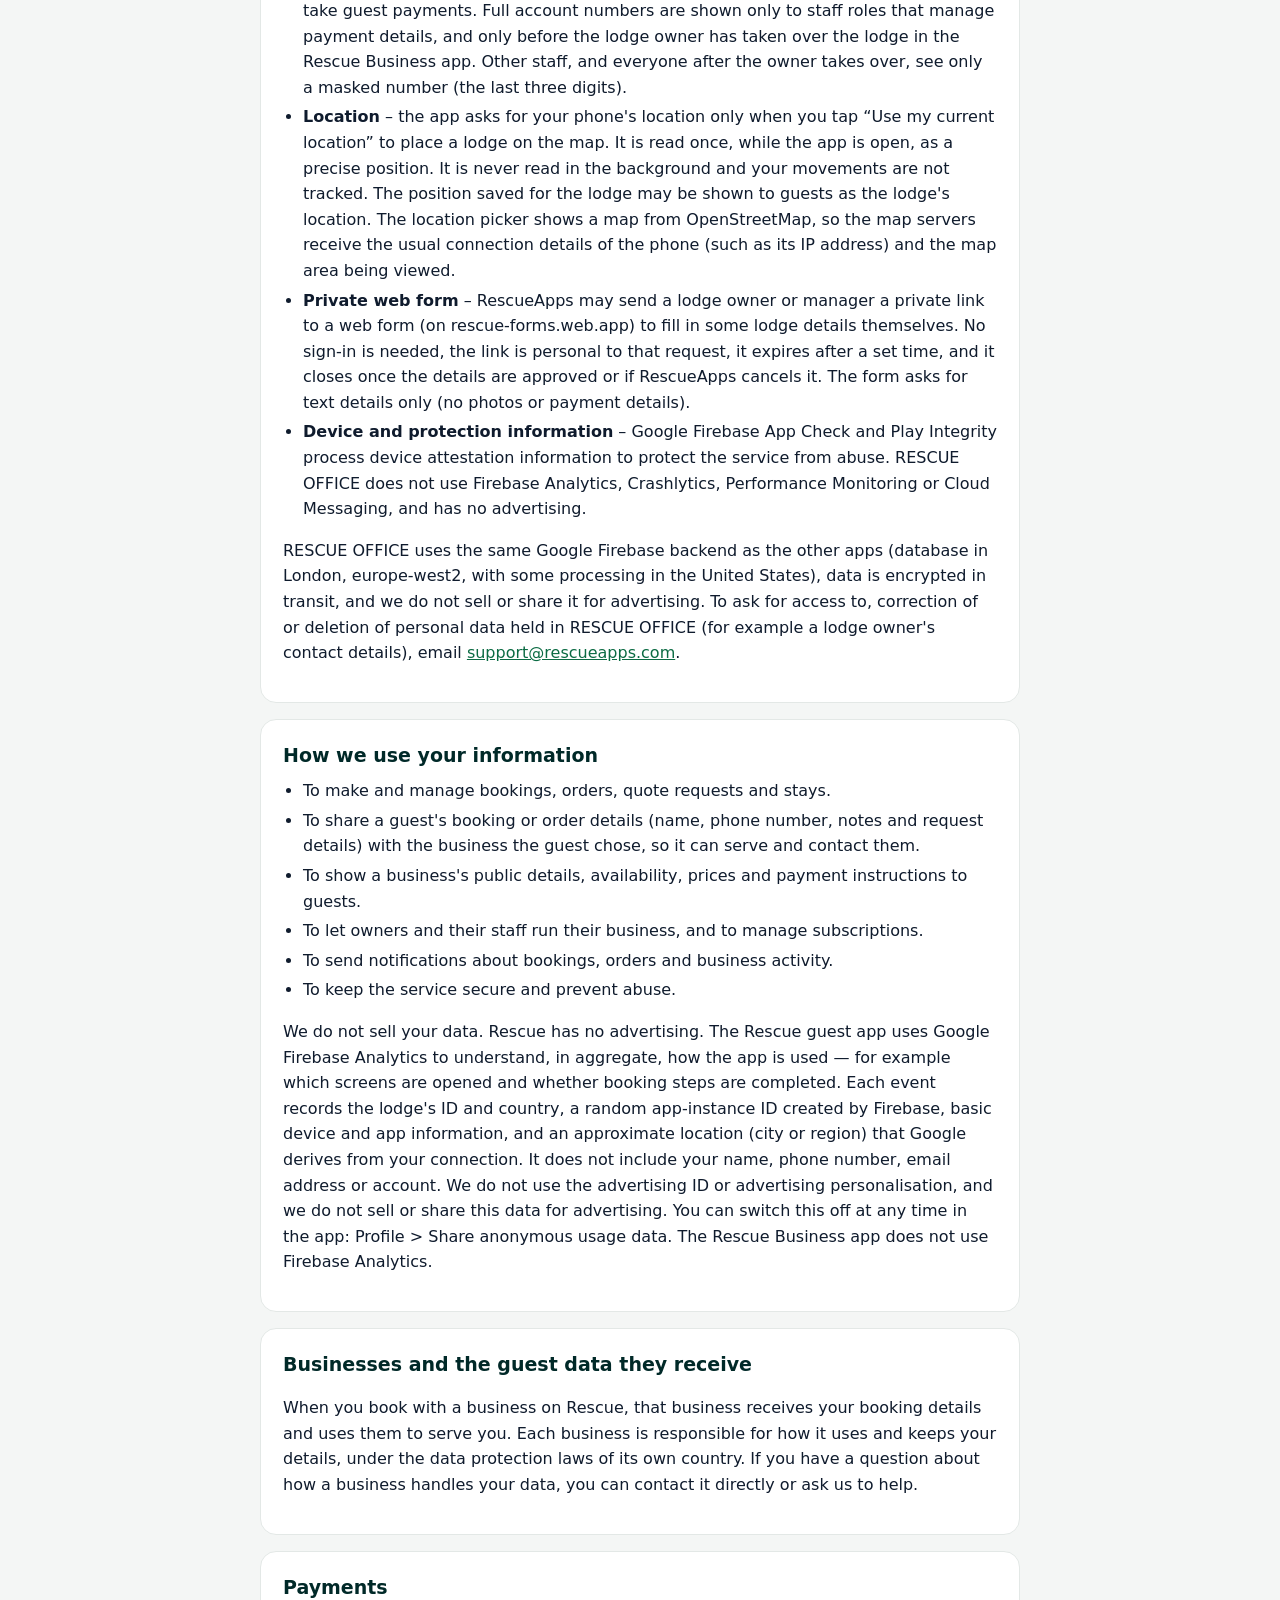
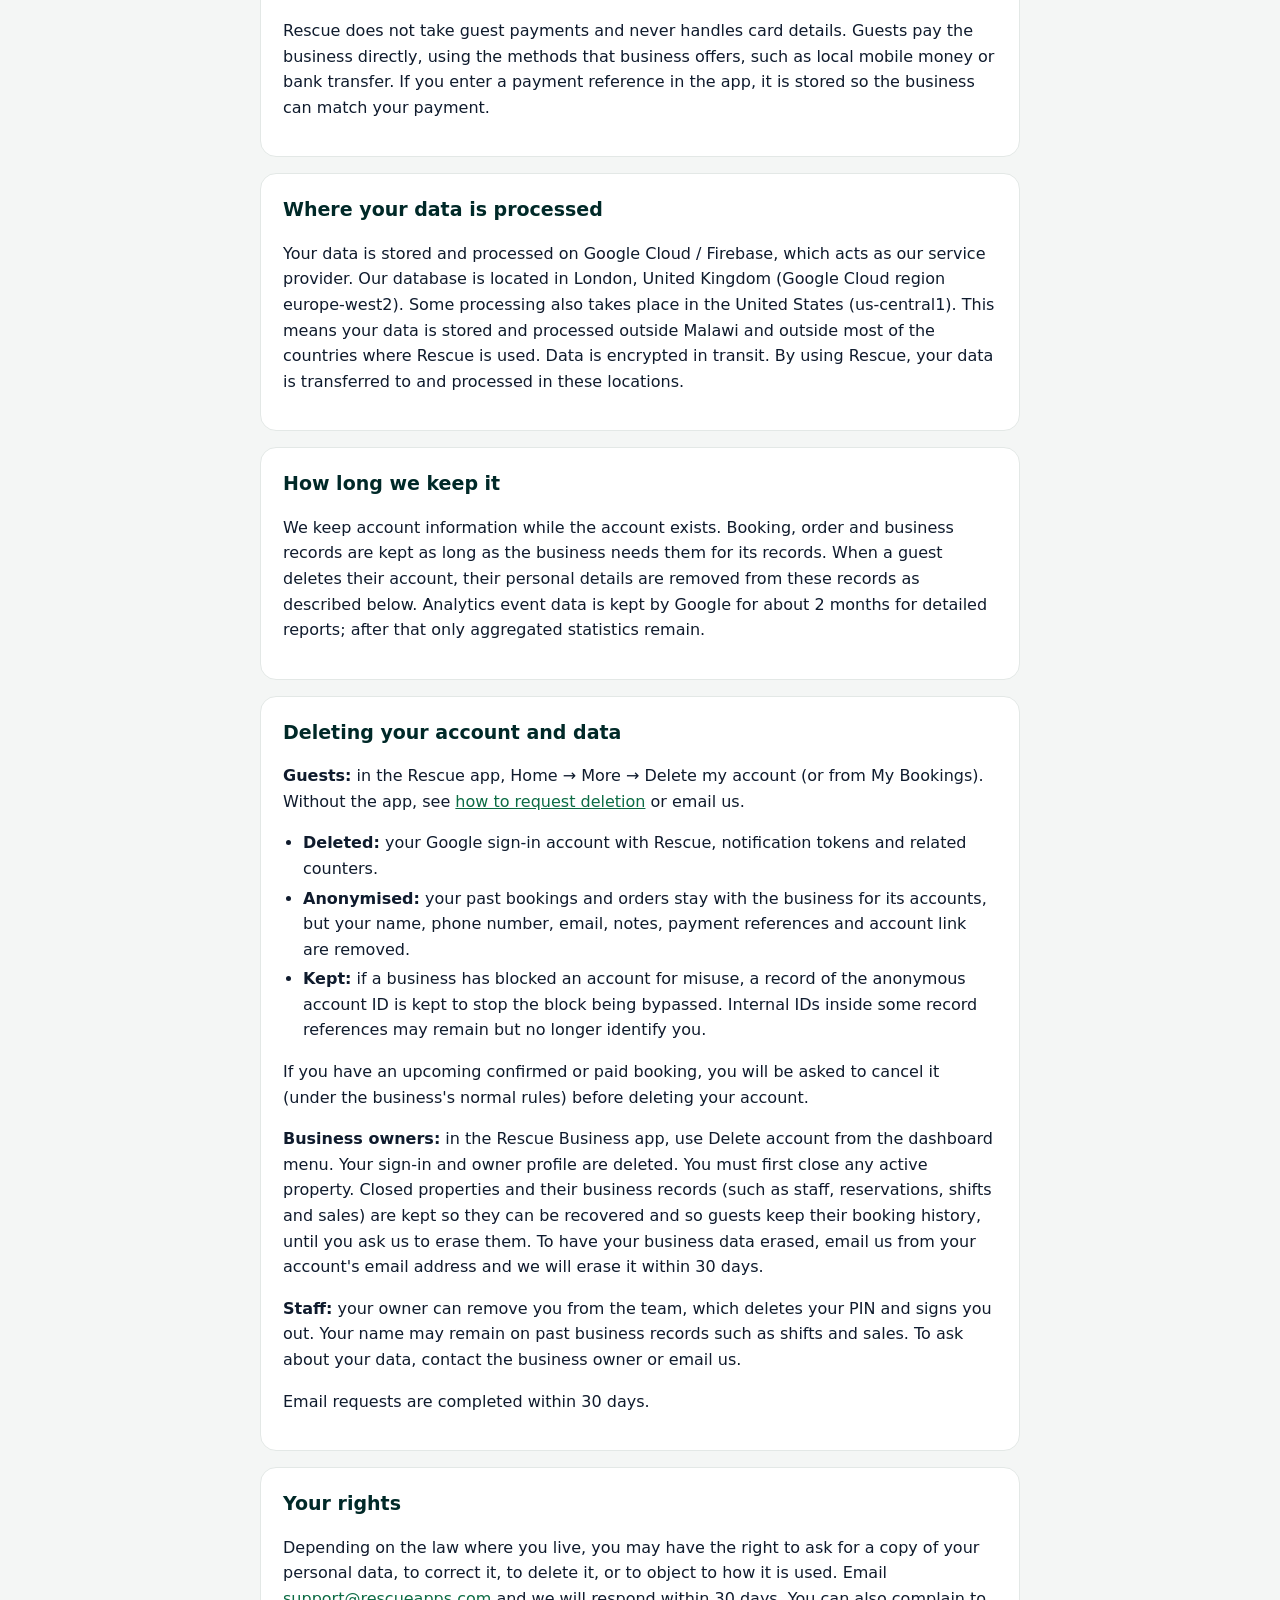
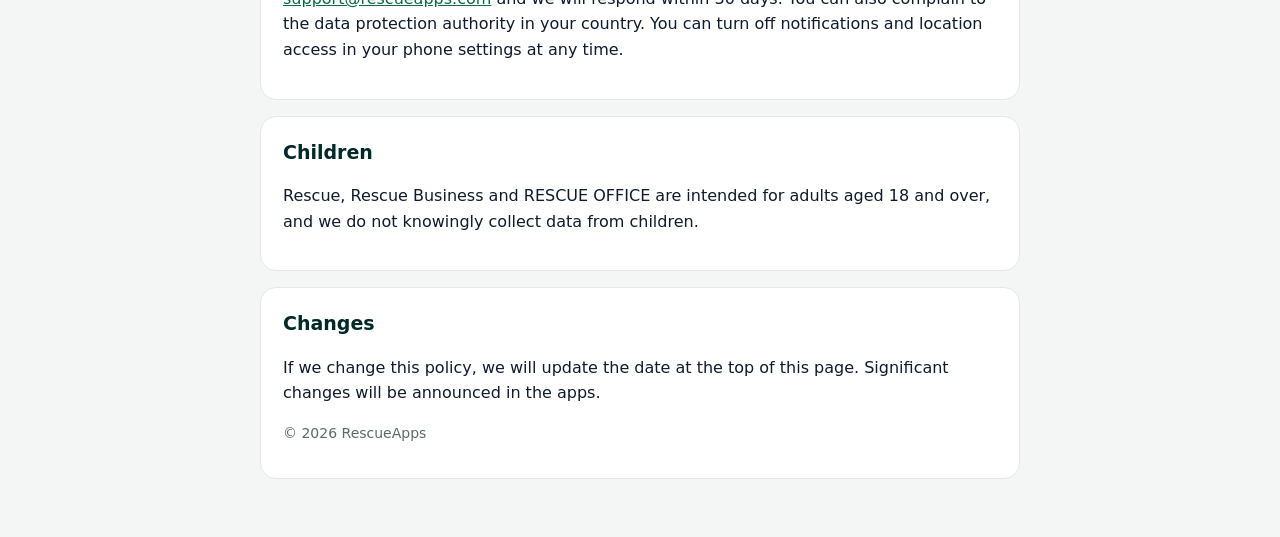
<file: privacy-policy.html>
<!doctype html>
<html lang="en">
<head>
<meta charset="utf-8">
<meta name="viewport" content="width=device-width, initial-scale=1">
<title>Rescue – Privacy Policy</title>
<style>
  :root { --green:#0B6B43; --dark:#002928; --text:#0F1B2D; --muted:#5B6B66; --bg:#F4F6F5; }
  body { margin:0; background:var(--bg); color:var(--text); font:16px/1.6 system-ui,-apple-system,"Segoe UI",Roboto,sans-serif; }
  header { background:var(--dark); color:#fff; padding:32px 16px; }
  header .wrap, main { max-width:760px; margin:0 auto; }
  header h1 { margin:0 0 4px; font-size:28px; }
  header p { margin:0; color:#CFE9DC; }
  main { padding:24px 16px 48px; }
  section { background:#fff; border:1px solid #E3E8E6; border-radius:16px; padding:20px 22px; margin-bottom:16px; }
  h2 { font-size:19px; margin:0 0 8px; color:var(--dark); }
  ul { padding-left:20px; margin:8px 0; }
  li { margin:4px 0; }
  a { color:var(--green); }
  .muted { color:var(--muted); font-size:14px; }
</style>
</head>
<body>
<header><div class="wrap">
  <h1>Rescue Privacy Policy</h1>
  <p>Last updated: 24 November 2026</p>
</div></header>
<main>

<section>
  <h2>Who we are</h2>
  <p>This policy covers three apps operated by <strong>RescueApps</strong>, Malawi:</p>
  <ul>
    <li><strong>Rescue</strong> (<code>com.rescue.app</code>), for guests and travellers. It shows room availability and the status of bars, restaurants and halls at places to stay, and lets guests make bookings, orders and quote requests.</li>
    <li><strong>Rescue Business</strong> (<code>com.rescue.rescue_business</code>), for owners and staff of lodges, hotels and other places to stay, to manage rooms, reservations, menus, halls, payments and their team.</li>
    <li><strong>RESCUE OFFICE</strong> (<code>com.rescue.office</code>), an internal app for RescueApps staff and contractors (such as field agents) only, used to set up and manage lodges on the Rescue platform. It is not for guests or the public.</li>
  </ul>
  <p>Rescue is used by guests and businesses in Malawi and in other countries, including Zambia, Zimbabwe, Mozambique, Tanzania, Uganda, Rwanda and Botswana.</p>
  <p>Contact for privacy questions: <a href="mailto:support@rescueapps.com">support@rescueapps.com</a></p>
</section>

<section>
  <h2>Using Rescue without an account</h2>
  <p>You can browse places to stay, rooms, prices, menus and opening status in the Rescue app without signing in.</p>
</section>

<section>
  <h2>Information we collect from guests (Rescue app)</h2>
  <ul>
    <li><strong>Google account details</strong> – when you sign in with Google (needed to book, reserve a table, order or see My Bookings), we receive your name, email address, profile photo link and an account ID.</li>
    <li><strong>Details you type</strong> – your name, phone number (stored in international format with your country code), notes, special requests, booking and order details, event details for quote requests, and any payment reference or bank name you enter after paying a business directly.</li>
    <li><strong>Room (stay) codes</strong> – if you enter a code from a lodge, we use it to open a short session tied to that one stay so you can request breakfast or food. The session ends at checkout.</li>
    <li><strong>Notification token</strong> – if you allow notifications, we store a device token so we can send booking and order updates. It is removed when you sign out.</li>
    <li><strong>Device and performance information</strong> – Google Firebase services (App Check, Play Integrity, Cloud Messaging, Performance Monitoring and Analytics) process device identifiers and app performance data to protect the service from abuse and keep it fast. Your IP address is used briefly for rate limiting.</li>
    <li><strong>Anonymous view counts</strong> – we record that a listing was viewed, without any information about who viewed it.</li>
  </ul>
</section>

<section>
  <h2>Information that stays on your phone (Rescue app)</h2>
  <ul>
    <li><strong>Location</strong> – used only when you tap “Near me”, only on your phone, to sort places by distance. We do not send or store your location.</li>
    <li><strong>Camera</strong> – used only to scan QR codes. No pictures are saved or sent.</li>
    <li><strong>SIM country</strong> – the country of your SIM card is read on your phone only, to preselect your dialling code when you enter a phone number. It is not sent to us. No special permission is needed.</li>
    <li><strong>Your saved phone number</strong> – after your first booking, your phone number is saved on your phone in encrypted storage so it can be filled in for you next time. You can change or remove it under Profile → My phone number. It is cleared when you sign out or delete your account.</li>
    <li><strong>Drafts and baskets</strong> – saved on your phone in encrypted storage, and cleared automatically after a short time or when you sign out.</li>
  </ul>
</section>

<section>
  <h2>Information we collect from businesses (Rescue Business app)</h2>
  <ul>
    <li><strong>Owner account</strong> – your name, email address and phone number, and a password that is handled by Google Firebase Authentication (we never see it). Password-reset emails are sent through Firebase.</li>
    <li><strong>Business details</strong> – your property's name, contact and WhatsApp numbers, location (map coordinates), country, currency, time zone, rooms, prices, menu, halls and photos you upload. These are shown publicly to guests in the Rescue app.</li>
    <li><strong>Payment account details</strong> – the mobile money and bank details you add so guests can pay you (account name, account number, bank name, branch and, for international transfers, SWIFT code), and optional payment instructions. These are shown to guests who book with you.</li>
    <li><strong>Staff</strong> – for each staff member: name, roles and whether they are active. Staff sign in with a PIN, which we store only in a securely hashed form. Staff are not asked for an email address or phone number.</li>
    <li><strong>Business activity records</strong> – reservations, check-ins and check-outs, shifts, sales, tabs, stock counts, payments recorded against bookings, and an activity log of staff actions (which may include staff names).</li>
    <li><strong>Subscription records</strong> – your plan, billing currency, the amounts, dates, method and reference of subscription payments you make to RescueApps. Subscriptions are paid outside the app; no card details are collected in the app.</li>
    <li><strong>Notification tokens</strong> – for owners and staff who allow notifications, so we can send booking and business updates.</li>
    <li><strong>Device location</strong> – used only when you tap “Use my location” while setting your property's position on the map. Only the coordinates you save are stored.</li>
    <li><strong>Photos</strong> – images you choose from your gallery are uploaded to show your property. The app does not use your camera.</li>
    <li><strong>App protection</strong> – Google Firebase App Check and Play Integrity process device attestation information to protect the service from abuse.</li>
  </ul>
</section>

<section>
  <h2>RESCUE OFFICE (RescueApps staff and contractor app)</h2>
  <p>RESCUE OFFICE is used only by RescueApps staff and contractors (such as field agents) to set up and manage lodges. In this section, “staff” means these people. It is not available to guests or the public, and guests and lodge owners do not need it. This section describes what it processes.</p>
  <ul>
    <li><strong>Staff accounts</strong> – staff sign in with an email address and password handled by Google Firebase Authentication (we never see the password). What a staff member can see and do depends on their role, and the changes staff make are recorded in an audit log that shows who made them and when.</li>
    <li><strong>Lodge information</strong> – the details staff, or lodge owners and managers, enter about a lodge: its name, location, rooms, prices, facilities, opening hours and directions. Public details of a lodge can be shown to guests in the Rescue app.</li>
    <li><strong>Owner and manager contact details</strong> – the names, phone numbers and email addresses of lodge owners and managers, kept so RescueApps can set up the lodge and contact them.</li>
    <li><strong>Lodge payment account details</strong> – bank, mobile money and agent-code details recorded for a lodge so that guests can pay the lodge directly. RescueApps does not take guest payments. Full account numbers are shown only to staff roles that manage payment details, and only before the lodge owner has taken over the lodge in the Rescue Business app. Other staff, and everyone after the owner takes over, see only a masked number (the last three digits).</li>
    <li><strong>Location</strong> – the app asks for your phone's location only when you tap “Use my current location” to place a lodge on the map. It is read once, while the app is open, as a precise position. It is never read in the background and your movements are not tracked. The position saved for the lodge may be shown to guests as the lodge's location. The location picker shows a map from OpenStreetMap, so the map servers receive the usual connection details of the phone (such as its IP address) and the map area being viewed.</li>
    <li><strong>Private web form</strong> – RescueApps may send a lodge owner or manager a private link to a web form (on rescue-forms.web.app) to fill in some lodge details themselves. No sign-in is needed, the link is personal to that request, it expires after a set time, and it closes once the details are approved or if RescueApps cancels it. The form asks for text details only (no photos or payment details).</li>
    <li><strong>Device and protection information</strong> – Google Firebase App Check and Play Integrity process device attestation information to protect the service from abuse. RESCUE OFFICE does not use Firebase Analytics, Crashlytics, Performance Monitoring or Cloud Messaging, and has no advertising.</li>
  </ul>
  <p>RESCUE OFFICE uses the same Google Firebase backend as the other apps (database in London, europe-west2, with some processing in the United States), data is encrypted in transit, and we do not sell or share it for advertising. To ask for access to, correction of or deletion of personal data held in RESCUE OFFICE (for example a lodge owner's contact details), email <a href="mailto:support@rescueapps.com">support@rescueapps.com</a>.</p>
</section>

<section>
  <h2>How we use your information</h2>
  <ul>
    <li>To make and manage bookings, orders, quote requests and stays.</li>
    <li>To share a guest's booking or order details (name, phone number, notes and request details) with the business the guest chose, so it can serve and contact them.</li>
    <li>To show a business's public details, availability, prices and payment instructions to guests.</li>
    <li>To let owners and their staff run their business, and to manage subscriptions.</li>
    <li>To send notifications about bookings, orders and business activity.</li>
    <li>To keep the service secure and prevent abuse.</li>
  </ul>
  <p>We do not sell your data. Rescue has no advertising. The Rescue guest app uses Google Firebase Analytics to understand, in aggregate, how the app is used — for example which screens are opened and whether booking steps are completed. Each event records the lodge's ID and country, a random app-instance ID created by Firebase, basic device and app information, and an approximate location (city or region) that Google derives from your connection. It does not include your name, phone number, email address or account. We do not use the advertising ID or advertising personalisation, and we do not sell or share this data for advertising. You can switch this off at any time in the app: Profile &gt; Share anonymous usage data. The Rescue Business app does not use Firebase Analytics.</p>
</section>

<section>
  <h2>Businesses and the guest data they receive</h2>
  <p>When you book with a business on Rescue, that business receives your booking details and uses them to serve you. Each business is responsible for how it uses and keeps your details, under the data protection laws of its own country. If you have a question about how a business handles your data, you can contact it directly or ask us to help.</p>
</section>

<section>
  <h2>Payments</h2>
  <p>Rescue does not take guest payments and never handles card details. Guests pay the business directly, using the methods that business offers, such as local mobile money or bank transfer. If you enter a payment reference in the app, it is stored so the business can match your payment.</p>
</section>

<section>
  <h2>Where your data is processed</h2>
  <p>Your data is stored and processed on Google Cloud / Firebase, which acts as our service provider. Our database is located in London, United Kingdom (Google Cloud region europe-west2). Some processing also takes place in the United States (us-central1). This means your data is stored and processed outside Malawi and outside most of the countries where Rescue is used. Data is encrypted in transit. By using Rescue, your data is transferred to and processed in these locations.</p>
</section>

<section>
  <h2>How long we keep it</h2>
  <p>We keep account information while the account exists. Booking, order and business records are kept as long as the business needs them for its records. When a guest deletes their account, their personal details are removed from these records as described below. Analytics event data is kept by Google for about 2 months for detailed reports; after that only aggregated statistics remain.</p>
</section>

<section>
  <h2>Deleting your account and data</h2>
  <p><strong>Guests:</strong> in the Rescue app, Home → More → Delete my account (or from My Bookings). Without the app, see <a href="/delete-account">how to request deletion</a> or email us.</p>
  <ul>
    <li><strong>Deleted:</strong> your Google sign-in account with Rescue, notification tokens and related counters.</li>
    <li><strong>Anonymised:</strong> your past bookings and orders stay with the business for its accounts, but your name, phone number, email, notes, payment references and account link are removed.</li>
    <li><strong>Kept:</strong> if a business has blocked an account for misuse, a record of the anonymous account ID is kept to stop the block being bypassed. Internal IDs inside some record references may remain but no longer identify you.</li>
  </ul>
  <p>If you have an upcoming confirmed or paid booking, you will be asked to cancel it (under the business's normal rules) before deleting your account.</p>
  <p><strong>Business owners:</strong> in the Rescue Business app, use Delete account from the dashboard menu. Your sign-in and owner profile are deleted. You must first close any active property. Closed properties and their business records (such as staff, reservations, shifts and sales) are kept so they can be recovered and so guests keep their booking history, until you ask us to erase them. To have your business data erased, email us from your account's email address and we will erase it within 30 days.</p>
  <p><strong>Staff:</strong> your owner can remove you from the team, which deletes your PIN and signs you out. Your name may remain on past business records such as shifts and sales. To ask about your data, contact the business owner or email us.</p>
  <p>Email requests are completed within 30 days.</p>
</section>

<section>
  <h2>Your rights</h2>
  <p>Depending on the law where you live, you may have the right to ask for a copy of your personal data, to correct it, to delete it, or to object to how it is used. Email <a href="mailto:support@rescueapps.com">support@rescueapps.com</a> and we will respond within 30 days. You can also complain to the data protection authority in your country. You can turn off notifications and location access in your phone settings at any time.</p>
</section>

<section>
  <h2>Children</h2>
  <p>Rescue, Rescue Business and RESCUE OFFICE are intended for adults aged 18 and over, and we do not knowingly collect data from children.</p>
</section>

<section>
  <h2>Changes</h2>
  <p>If we change this policy, we will update the date at the top of this page. Significant changes will be announced in the apps.</p>
  <p class="muted">© 2026 RescueApps</p>
</section>

</main>
</body>
</html>
</file>
<file: assets/site.css>
:root{--dark:#14233B;--green:#2F6E6A;--lime:#D99A2E;--text:#1B2433;--muted:#555E6B;--bg:#FAF6EE;--card:#fff;--border:#E4DCCB;--tint:#E4EFEC}
*{box-sizing:border-box}
body{margin:0;background:var(--bg);color:var(--text);font:16px/1.6 system-ui,-apple-system,"Segoe UI",Roboto,sans-serif}
a{color:var(--green)}
a:focus-visible,summary:focus-visible,.btn:focus-visible{outline:3px solid var(--lime);outline-offset:2px}
.wrap{max-width:960px;margin:0 auto;padding:0 16px}
.skip{position:absolute;left:-999px}.skip:focus{left:8px;top:8px;background:#fff;padding:8px;z-index:9}
.top{background:var(--dark);color:#fff}
.bar{display:flex;align-items:center;justify-content:space-between;min-height:56px;gap:12px}
.brand{display:flex;align-items:center;gap:8px;color:#fff;text-decoration:none;font-weight:700;font-size:20px}
.logo{width:32px;height:32px}
.menu summary{cursor:pointer;color:#fff;padding:8px 12px;border:1px solid #2E5552;border-radius:8px;list-style:none}
.menu summary::-webkit-details-marker{display:none}
.menu nav{position:absolute;right:16px;left:16px;background:var(--dark);padding:8px 0 16px;z-index:5}
.menu nav a{display:block;color:#fff;padding:10px 16px;text-decoration:none}
.menu nav a[aria-current]{color:var(--lime)}
.dnav{display:none}.dnav a{color:#fff;padding:8px 10px;font-size:15px;text-decoration:none}.dnav a[aria-current]{color:var(--lime)}
@media(min-width:760px){.menu{display:none}.dnav{display:flex}}
.hero{background:var(--dark);color:#fff;padding:40px 0 48px}
.hero.sm{padding:28px 0 32px}
.hero h1{margin:0 0 12px;font-size:30px;line-height:1.2}
.lead{color:#D2E8DE;font-size:18px;margin:0 0 20px;max-width:40em}
.hero .note{color:#B9D6CB}
.ctas{display:flex;flex-wrap:wrap;gap:12px}
.btn{display:inline-block;background:var(--lime);color:var(--dark);font-weight:700;padding:12px 18px;border-radius:10px;text-decoration:none;min-height:44px}
.btn.alt{background:#fff;color:var(--dark)}
section.wrap{padding-top:28px;padding-bottom:8px}
h2{color:var(--dark);font-size:22px;margin:0 0 10px}
h3{margin:8px 0 4px;font-size:17px}
.two,.grid{display:grid;gap:16px}
@media(min-width:760px){.two{grid-template-columns:1fr 1fr}.grid{grid-template-columns:repeat(3,1fr)}.hero h1{font-size:40px}}
.panel,.card,.biz{background:var(--card);border:1px solid var(--border);border-radius:16px;padding:20px}
.card p{margin:0;color:var(--muted)}
.ic{width:28px;height:28px;fill:none;stroke:var(--green);stroke-width:2;stroke-linecap:round;stroke-linejoin:round;flex:none}
.ticks{list-style:none;padding:0}.ticks li{display:flex;gap:8px;margin:8px 0}.ticks .ic{width:20px;height:20px;margin-top:3px}
.biz{display:flex;gap:14px;margin-bottom:16px}.biz ul{margin:0;padding-left:18px}
.steps{padding-left:20px}.steps li{margin:10px 0}
.price{font-size:30px;font-weight:800;color:var(--dark);margin:0}.price span{font-size:16px;font-weight:400;color:var(--muted)}
.pro{border:2px solid var(--green)}
.note{color:var(--muted);font-size:15px}
.warn{background:#FFF4DC;border:1px solid #E9C46A;color:#6B4200;padding:12px;border-radius:10px}
.faq details{background:#fff;border:1px solid var(--border);border-radius:12px;padding:14px 16px;margin-bottom:10px}
.faq summary{cursor:pointer;font-weight:600}
.prose{max-width:760px}
.foot{margin-top:40px;background:#fff;border-top:1px solid var(--border);padding:20px 0;font-size:15px;color:var(--muted)}
main section.wrap .btn.alt,.panel .btn.alt{background:var(--dark);color:#fff}
.gp{display:inline-block;line-height:0}.gp img{display:block;width:162px;max-width:100%;height:auto}
.foot-legal{font-size:13px}
a.wa{display:inline-flex;align-items:center;gap:10px;background:#fff;color:#14233B;border:1.5px solid #14233B;border-radius:8px;padding:9px 16px;min-height:46px;font-size:16px;font-weight:700;line-height:1.2;text-decoration:none}
a.wa img{display:block;flex:none;width:24px;height:24px}
a.wa:hover{background:#F1EADC}a.wa:focus-visible{outline:3px solid #D99A2E;outline-offset:2px}
</file>
<file: assets/home.css>
/* Homepage only: navy / ivory / muted teal / amber */
:root{--navy:#14233B;--navy2:#1D3150;--ivory:#FAF6EE;--sand:#F1EADC;--teal:#2F6E6A;--tealbg:#E4EFEC;--amber:#D99A2E;--amberText:#8A5A00;--ink:#1B2433;--soft:#555E6B;--line:#E4DCCB;--red:#9B3B2E;--redbg:#F7E6E1}
body{background:var(--ivory);color:var(--ink)}
.top{background:var(--navy)}
.logo rect{fill:var(--navy2)}.logo circle{fill:var(--amber)}
.dnav a[aria-current],.menu nav a[aria-current]{color:var(--amber)}
.menu nav{background:var(--navy)}
.menu summary{border-color:#3A4D6B}
a{color:var(--teal)}
a:focus-visible,.xb:focus-visible,summary:focus-visible{outline:3px solid var(--amber);outline-offset:2px}
.x-hero h1,main h2,.x-belief blockquote{font-family:"Iowan Old Style","Palatino Linotype",Palatino,Georgia,"Times New Roman",serif;font-weight:700;letter-spacing:-.01em}
.narrow{max-width:720px}
section[class^="x-"]{padding:52px 0}
main h2{font-size:clamp(26px,6.4vw,38px);line-height:1.15;color:var(--navy);margin:0 0 16px}
main h3{font-size:17px;margin:0 0 6px;color:var(--navy)}
main p{margin:0 0 14px}
.x-hero{background:var(--navy);color:#fff;padding:56px 0 64px!important}
.x-eyebrow{color:var(--amber);font-size:13px;font-weight:700;letter-spacing:.08em;text-transform:uppercase;margin:0 0 18px!important}
.x-hero h1{font-size:clamp(32px,8.6vw,60px);line-height:1.08;margin:0 0 20px;max-width:15em}
.x-lead{font-size:18px;color:#D7DEE8;max-width:36em;margin-bottom:28px!important}
.x-ctas{display:flex;flex-wrap:wrap;align-items:center;gap:14px 22px}
.xb{display:inline-block;background:var(--amber);color:var(--navy);font-weight:700;padding:13px 20px;border-radius:8px;text-decoration:none;min-height:46px}
.xb.ghost{background:transparent;color:var(--navy);border:1.5px solid var(--navy)}
.xl{font-weight:600}.xl.light{color:#fff}
.x-scene{border-bottom:1px solid var(--line)}
.x-scene p{font-size:19px;line-height:1.65}
.x-soft{color:var(--soft)}
.x-label{font-size:13px;font-weight:700;letter-spacing:.08em;text-transform:uppercase;color:var(--amberText)}
.x-label.light{color:var(--amber)}
.x-compare{background:var(--sand)}
.x-cols{display:grid;gap:16px;margin-top:8px}
.x-col{background:#fff;border-radius:14px;padding:22px;border-top:5px solid}
.x-col.bad{border-color:var(--red)}.x-col.good{border-color:var(--teal)}
.x-col h3{font-size:19px;margin-bottom:12px}
.x-col ol{list-style:none;margin:0 0 14px;padding:0 0 0 14px;border-left:2px dashed var(--line)}
.x-col li{position:relative;margin:0 0 14px;padding-left:12px}
.x-col li::before{content:"";position:absolute;left:-21px;top:6px;width:12px;height:12px;border-radius:50%;background:#fff;border:2px solid}
.bad li::before{border-color:var(--red)}.good li::before{border-color:var(--teal);background:var(--teal)}
.x-col li b{display:block;font-size:13px;letter-spacing:.04em;text-transform:uppercase;color:var(--soft)}
.x-out{margin:0!important;padding:12px 14px;border-radius:8px;font-weight:600}
.bad .x-out{background:var(--redbg);color:#6E2A20}.good .x-out{background:var(--tealbg);color:#1F4C49}
.x-close{margin-top:22px!important;font-size:19px;font-weight:600;color:var(--navy);text-align:center}
.x-split{display:grid;gap:32px;align-items:center}
.x-belief blockquote{margin:22px 0 0;padding-left:18px;border-left:4px solid var(--amber);font-size:23px;line-height:1.3;color:var(--navy)}
.ok .st{color:#1F5A56}.full .st{color:var(--red)}
.x-opp{background:var(--navy2);color:#fff}
.x-opp h2{color:#fff}.x-opp p{color:#D7DEE8;font-size:18px}
.x-grid{display:grid;gap:14px}
.x-grid>div{background:#fff;border:1px solid var(--line);border-radius:12px;padding:20px}
.x-grid p{color:var(--soft);margin:0}
.x-note{font-size:14px;color:var(--soft);margin-top:16px!important}
.x-beyond{background:var(--sand)}
.x-biz{background:var(--navy);color:#fff}
.x-biz h2{color:#fff}.x-biz p{color:#D7DEE8}
.x-list{list-style:none;margin:0;padding:0;border-top:1px solid #33476A}
.x-list li{padding:14px 0 14px 28px;border-bottom:1px solid #33476A;position:relative;color:#EEF1F6}
.x-list li::before{content:"";position:absolute;left:4px;top:21px;width:10px;height:10px;border-radius:2px;background:var(--amber)}
.x-trav{background:var(--tealbg);padding:36px 0!important}
.x-trav h2{font-size:26px}
.x-row{display:grid;gap:12px;align-items:center}
.x-end{text-align:center}
.x-end .x-ctas{justify-content:center}.x-end .xl{color:var(--teal)}
.x-status{margin-top:22px!important;font-size:14px;color:var(--soft)}
.foot{background:var(--sand);border-color:var(--line);margin-top:0}
@media(min-width:760px){
 .x-hero{padding:96px 0 104px!important}
 section[class^="x-"]{padding:80px 0}
 .x-cols{grid-template-columns:1fr 1fr;gap:24px}
 .x-split{grid-template-columns:1.1fr .9fr;gap:56px}
 .x-grid{grid-template-columns:repeat(2,1fr)}
 .x-grid.three{grid-template-columns:repeat(3,1fr)}
 .x-row{grid-template-columns:1fr auto;gap:40px}
 .x-biz .x-split{align-items:start}
}
.x-hero h1 em{font-style:italic;color:var(--amber)}
@media(min-width:760px){.x-hero h1{font-size:64px}}
/* comparison: high-contrast stage */
.x-compare{background:var(--navy)!important;color:#fff}
.x-compare h2{color:#fff}.x-compare .x-label{color:var(--amber)}
.x-col{border-top:0;padding:0;overflow:hidden;color:var(--ink)}
.x-col>h3,.x-col>ol,.x-col>.x-out{margin-left:22px;margin-right:22px}
.x-col>.x-out{margin-bottom:22px!important}
.x-route{padding:18px 22px 12px;margin-bottom:16px}
.bad .x-route{background:#F3DCD5;color:var(--red)}.good .x-route{background:#D3E7E3;color:var(--teal)}
.x-route svg{display:block;width:100%;height:auto;max-height:70px}
.x-route span{display:block;margin-top:6px;font-weight:800;font-size:15px}
.pf{fill:#fff;stroke:var(--red);stroke-width:3}.po{fill:currentColor}.ps{fill:var(--navy)}
.x-col h3{font-size:21px}
.x-close{color:#fff!important;font-family:"Iowan Old Style","Palatino Linotype",Palatino,Georgia,serif;font-size:22px!important}
/* app-like availability mock */
.x-phone{margin:0 auto;max-width:340px;background:#fff;border:8px solid var(--navy);border-radius:28px;overflow:hidden;box-shadow:0 18px 40px rgba(20,35,59,.18)}
.ph-bar{display:flex;justify-content:space-between;align-items:center;background:var(--navy2);color:#fff;padding:14px 16px;font-weight:700}
.ph-date{font-weight:500;font-size:13px;color:#D7DEE8}
.x-phone ul{list-style:none;margin:0;padding:6px 0}
.x-phone li{display:flex;justify-content:space-between;align-items:center;gap:10px;padding:12px 16px;border-bottom:1px solid #EEE8DC}
.x-phone li small{display:block;color:var(--soft);font-size:13px}
.chip{flex:none;font-size:13px;font-weight:700;padding:5px 10px;border-radius:99px}
.chip.ok{background:var(--tealbg);color:#1F5A56}.chip.full{background:var(--redbg);color:#7E2E23}.chip.chk{background:#F4EEDD;color:var(--amberText)}
.x-phone figcaption{padding:12px 16px 16px;font-size:13px;color:var(--soft);background:#FBF9F4}
@media(max-width:420px){.x-ctas .xb{width:100%;text-align:center}}
@media(max-width:520px){.x-phone{border-width:6px;border-radius:22px}.ph-bar{padding:10px 14px;font-size:15px}.x-phone ul{padding:2px 0}.x-phone li{padding:8px 14px}.x-phone li b{font-size:15px}.x-phone li small{font-size:12.5px}.chip{font-size:12.5px;padding:4px 9px}.x-phone figcaption{padding:10px 14px 12px}}
.x-list .pro-tag{background:#FBEFD6;color:#8A5A00;display:inline-block;font-size:11.5px;font-weight:800;padding:2px 8px;border-radius:99px;margin-left:4px}
</file>
<file: assets/biz.css>
/* Businesses page (loads after home.css) */
.b-grid{background:#fff;border-radius:16px;overflow:hidden;color:var(--ink)}
.b-head{display:none}
.b-row{padding:18px;border-top:1px solid var(--line)}
.b-row:first-of-type{border-top:0}
.b-row>b{display:block;font-size:13px;letter-spacing:.06em;text-transform:uppercase;color:var(--soft);margin-bottom:10px}
.b-row p{margin:0 0 10px;padding:12px 14px;border-radius:10px;border-left:4px solid}
.b-row p::before{display:block;font-size:12px;font-weight:800;letter-spacing:.05em;text-transform:uppercase;margin-bottom:4px}
.bad-c{background:var(--redbg);border-color:var(--red)!important}.bad-c::before{content:"Lodge A";color:var(--red)}
.good-c{background:var(--tealbg);border-color:var(--teal)!important}.good-c::before{content:"Lodge B";color:var(--teal)}
.b-fine{text-align:center;font-size:13px;color:#AEB8C7;margin:0!important}
.b-see{list-style:none;padding:0;margin:0 0 18px}
.b-see li{padding:12px 0 12px 18px;border-bottom:1px solid var(--line);position:relative;color:var(--soft)}
.b-see li::before{content:"";position:absolute;left:0;top:20px;width:8px;height:8px;border-radius:50%;background:var(--teal)}
.b-see b{display:block;color:var(--navy)}
.chip.pro,.pro-tag{background:#FBEFD6;color:var(--amberText)}
.pro-tag{display:inline-block;font-size:11.5px;font-weight:800;letter-spacing:.03em;padding:2px 8px;border-radius:99px;vertical-align:1px;white-space:nowrap;text-transform:none}
.b-run{background:var(--sand);padding:52px 0}
.b-intro{color:var(--soft);font-size:18px;max-width:40em}
.b-cards{display:grid;gap:14px;margin-top:8px}
.b-card{background:#fff;border:1px solid var(--line);border-radius:14px;padding:20px}
.b-card.core{border-top:4px solid var(--teal)}
.b-card .ic{stroke:var(--teal)}
.b-kind{font-size:12.5px;font-weight:700;letter-spacing:.06em;text-transform:uppercase;color:var(--soft);margin:10px 0 2px!important}
.b-card h3{font-size:19px}
.b-card ul{margin:0;padding-left:18px}.b-card li{margin:6px 0}
.b-team{display:flex;gap:14px;margin-top:14px;background:var(--navy);color:#fff;border-radius:14px;padding:20px}
.b-team h3{color:#fff}.b-team p{color:#D7DEE8;margin:0}.b-team .ic{stroke:var(--amber)}
.b-plans{margin-top:22px!important}
.b-future{background:var(--tealbg);border-radius:12px;padding:14px 16px;max-width:560px;margin:18px auto 0!important;font-size:15px}
@media(min-width:760px){
 .b-run{padding:80px 0}
 .b-head{display:grid;grid-template-columns:180px 1fr 1fr;gap:16px;padding:16px 22px;background:#F7F3EA}
 .b-head span{font-family:"Iowan Old Style","Palatino Linotype",Palatino,Georgia,serif;font-weight:700;font-size:20px}
 .b-head small{display:block;font-family:system-ui,sans-serif;font-size:13px;font-weight:600;color:var(--soft)}
 .bad-h{color:var(--red)}.good-h{color:var(--teal)}
 .b-row{display:grid;grid-template-columns:180px 1fr 1fr;gap:16px;padding:18px 22px;align-items:start}
 .b-row>b{margin:12px 0 0}
 .b-row p{margin:0}.b-row p::before{display:none}
 .b-cards{grid-template-columns:1fr 1fr}
}
</file>
<file: assets/pages.css>
/* Guests, Pricing, FAQ, Contact, Terms (loads after home.css + biz.css) */
.g-steps{background:var(--sand);padding:52px 0}
.g-list{list-style:none;margin:8px 0 0;padding:0;display:grid;gap:14px}
.g-list li{display:flex;gap:16px;background:#fff;border:1px solid var(--line);border-radius:14px;padding:20px}
.g-list span{flex:none;width:40px;height:40px;border-radius:50%;background:var(--navy);color:var(--amber);font-weight:800;display:grid;place-items:center;font-family:Georgia,serif;font-size:18px}
.g-list p{color:var(--soft);margin:0}
.p-plans,.f-wrap,.c-wrap{padding:52px 0}
.p-cards,.c-cards{display:grid;gap:16px}
.p-card,.c-card{background:#fff;border:1px solid var(--line);border-radius:16px;padding:24px}
.p-card.pro{border:2px solid var(--amber);box-shadow:0 12px 30px rgba(20,35,59,.08)}
.p-card h2,.c-card h2{margin:4px 0 8px}
.p-price{font-family:"Iowan Old Style","Palatino Linotype",Palatino,Georgia,serif;font-size:34px;font-weight:700;color:var(--navy);margin:0 0 8px!important}
.p-price span{font-family:system-ui,sans-serif;font-size:15px;font-weight:500;color:var(--soft)}
.p-card ul{padding-left:18px;margin:12px 0 20px}.p-card li{margin:6px 0}
.p-h{margin-top:48px!important}
.p-tablewrap{overflow-x:auto;background:#fff;border:1px solid var(--line);border-radius:14px}
.p-table{width:100%;border-collapse:collapse;font-size:15px}
.p-table th,.p-table td{padding:12px 14px;border-bottom:1px solid var(--line);text-align:center}
.p-table th[scope=row],.p-table thead th:first-child{text-align:left;font-weight:500}
.p-table thead th{background:var(--navy);color:#fff;font-weight:700}
.p-table tr:last-child>*{border-bottom:0}
.yes{color:var(--teal);font-weight:800;font-size:18px}.no{color:#9AA2AD}
.f-cols{display:grid;gap:32px}
.f-cols h2{font-size:26px}
.faq details{background:#fff;border:1px solid var(--line);border-radius:12px;padding:14px 16px;margin-bottom:10px}
.faq summary{cursor:pointer;font-weight:600;color:var(--navy)}
.faq details p{margin:10px 0 0;color:var(--soft)}
.c-card p{color:var(--soft)}
.c-list{margin:24px 0 0;background:#fff;border:1px solid var(--line);border-radius:14px;padding:4px 20px}
.c-list div{padding:14px 0;border-bottom:1px solid var(--line)}.c-list div:last-child{border:0}
.c-list dt{font-size:13px;font-weight:700;letter-spacing:.06em;text-transform:uppercase;color:var(--soft)}
.c-list dd{margin:4px 0 0;font-size:17px}
/* legacy page bits (Terms, 404) in the new system */
.hero{background:var(--navy)!important}.hero h1{font-family:"Iowan Old Style","Palatino Linotype",Palatino,Georgia,serif}
.prose{padding-top:32px!important;padding-bottom:40px!important}
@media(min-width:760px){.p-cards,.c-cards{grid-template-columns:1fr 1fr}.f-cols{grid-template-columns:1fr 1fr}.g-list{grid-template-columns:1fr 1fr}.p-plans,.f-wrap,.c-wrap,.g-steps{padding:72px 0}}
@media(max-width:759px){.c-hero{padding:32px 0 36px!important}.c-hero .x-eyebrow{margin-bottom:10px!important}.c-hero h1{margin-bottom:12px}.c-hero .x-lead{margin-bottom:0!important}.c-wrap{padding-top:28px}}
.p-alt{font-size:13.5px;color:var(--amberText);font-weight:600;margin:0 0 10px!important}
.p-regions{display:grid;gap:16px;margin-top:20px}
.p-region{background:var(--tealbg);border-radius:14px;padding:20px}
.p-region h3{font-size:19px}.p-region p{color:var(--ink)}
@media(min-width:760px){.p-regions{grid-template-columns:1fr 1fr}}
</file>
